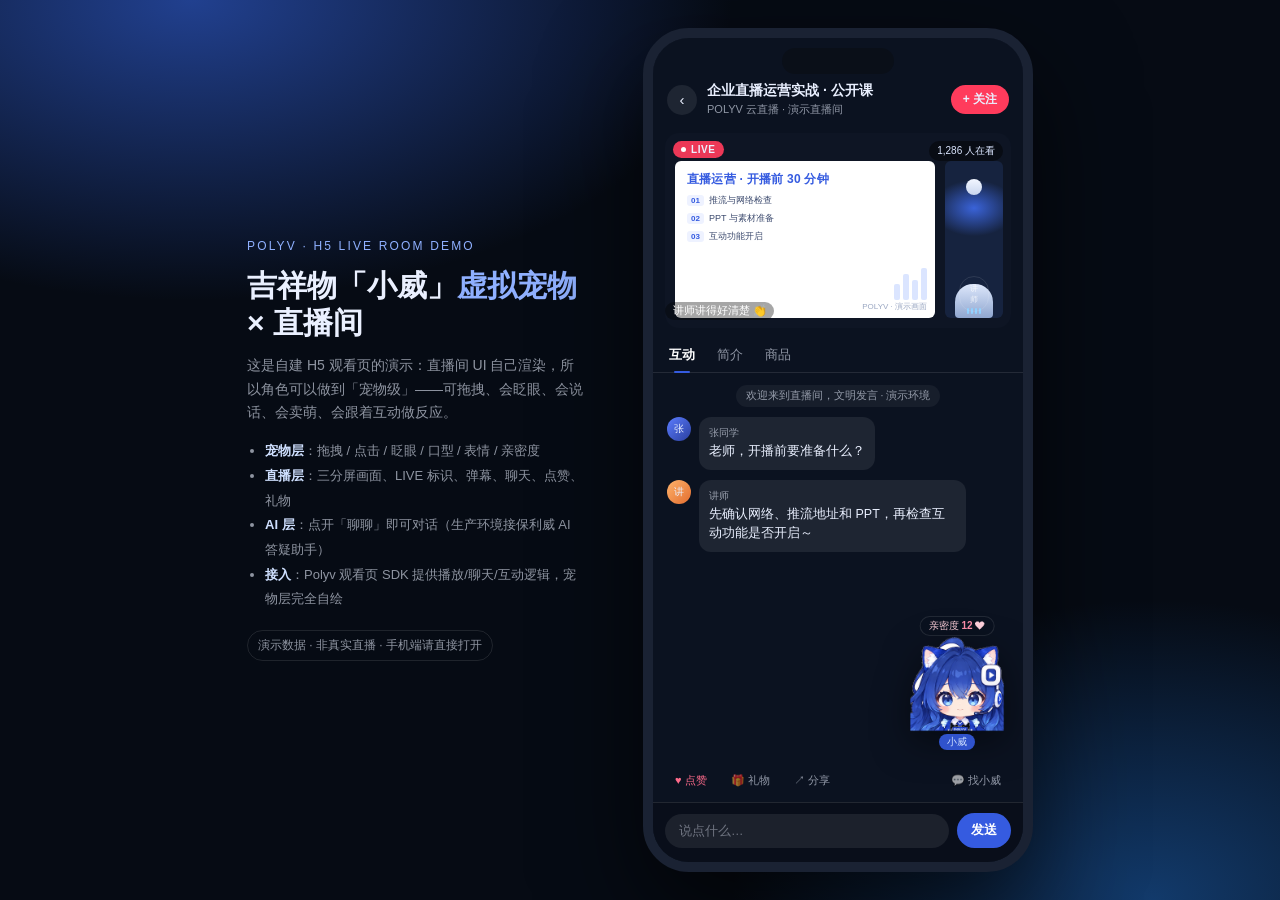
<file: demo/index.html>
<!doctype html>
<html lang="zh-CN">
<head>
<meta charset="utf-8">
<meta name="viewport" content="width=device-width, initial-scale=1, viewport-fit=cover">
<title>POLYV H5 直播间 · 吉祥物虚拟宠物演示</title>
<style>
  :root{
    --blue:#355BE0; --blue-d:#2440b8; --ink:#0b1220; --panel:#101a2c;
    --line:rgba(255,255,255,.10); --text:#eaf0ff; --muted:rgba(234,240,255,.6);
    --live:#ff3b5c; --gold:#ffd166;
  }
  *{box-sizing:border-box}
  html,body{height:100%}
  body{
    margin:0; font-family:-apple-system,BlinkMacSystemFont,"PingFang SC","Microsoft YaHei",sans-serif;
    color:var(--text); background:
      radial-gradient(900px 500px at 15% 0%, #21408f 0%, transparent 60%),
      radial-gradient(700px 500px at 90% 100%, #123a6b 0%, transparent 60%),
      #060b14;
    display:flex; align-items:center; justify-content:center; gap:56px;
    padding:32px 20px; min-height:100vh;
  }
  .side{max-width:340px}
  .side .kicker{font-size:12px;letter-spacing:.18em;color:#8fb0ff;text-transform:uppercase}
  .side h1{font-size:30px;line-height:1.25;margin:14px 0 12px}
  .side h1 span{color:#8fb0ff}
  .side p{color:var(--muted);font-size:14px;line-height:1.7;margin:0 0 14px}
  .side ul{margin:0;padding-left:18px;color:var(--muted);font-size:13px;line-height:1.9}
  .side li b{color:#cfe0ff;font-weight:600}
  .tag{display:inline-block;margin-top:18px;padding:6px 10px;border:1px solid var(--line);border-radius:999px;font-size:12px;color:var(--muted)}

  /* ===== 手机外框 ===== */
  .phone{
    position:relative; width:390px; height:844px; flex:none; border-radius:46px; overflow:hidden;
    background:#0b1220; border:10px solid #1a2233;
    box-shadow:0 40px 100px rgba(0,0,0,.65), 0 0 0 1px rgba(255,255,255,.06) inset;
  }
  .notch{position:absolute;top:10px;left:50%;transform:translateX(-50%);width:112px;height:26px;border-radius:14px;background:#0a0f18;z-index:60}

  .app{height:100%;display:flex;flex-direction:column;background:#0b1220;position:relative}

  /* ===== 顶栏 ===== */
  .topbar{display:flex;align-items:center;gap:10px;padding:44px 14px 10px}
  .icon-btn{width:30px;height:30px;border-radius:50%;display:grid;place-items:center;background:rgba(255,255,255,.08);font-size:15px;flex:none;cursor:pointer}
  .room-title{flex:1;min-width:0}
  .room-title b{display:block;font-size:14px;font-weight:600;white-space:nowrap;overflow:hidden;text-overflow:ellipsis}
  .room-title small{display:block;font-size:11px;color:var(--muted);margin-top:2px}
  .follow{padding:6px 12px;border-radius:999px;background:var(--live);font-size:12px;font-weight:600;cursor:pointer;flex:none}

  /* ===== 视频区（三分屏演示） ===== */
  .stage-video{position:relative;margin:6px 12px;border-radius:14px;overflow:hidden;aspect-ratio:16/9;background:#0e1524;flex:none}
  .slide{position:absolute;inset:28px 76px 10px 10px;background:#fff;border-radius:6px;padding:10px 12px;color:#12203a;overflow:hidden}
  .slide h3{margin:0 0 6px;font-size:12px;color:var(--blue);letter-spacing:.02em}
  .slide .bar{height:4px;border-radius:2px;background:#e8edf9;margin:5px 0}
  .slide .bar.w70{width:70%}.slide .bar.w85{width:85%}.slide .bar.w55{width:55%}
  .slide .mini{position:absolute;right:8px;bottom:6px;font-size:8px;color:#9aa7c2}
  .slide .line{font-size:9px;color:#3c4a6e;margin:5px 0;display:flex;gap:5px;align-items:center}
  .slide .line b{color:#355BE0;font-size:8px;background:#eef2ff;border-radius:3px;padding:1px 4px}
  .slide .chart{position:absolute;right:8px;bottom:18px;display:flex;gap:3px;align-items:flex-end}
  .slide .chart i{display:block;width:6px;background:#dbe5ff;border-radius:2px}
  .cam{position:absolute;right:8px;top:28px;bottom:10px;width:58px;border-radius:6px;background:
      radial-gradient(60px 40px at 50% 30%, #3a63d8, #16233f 70%);display:flex;align-items:flex-end;justify-content:center;overflow:hidden}
  .cam .person{position:absolute;left:0;right:0;bottom:0;height:100%}
  .cam .head{position:absolute;left:50%;top:18px;transform:translateX(-50%);width:16px;height:16px;border-radius:50%;background:linear-gradient(180deg,#f2f6ff,#c9d6ef)}
  .cam .body{position:absolute;left:50%;bottom:0;transform:translateX(-50%);width:38px;height:34px;border-radius:18px 18px 4px 4px;background:linear-gradient(180deg,#dde7fb,#8fa6cf)}
  .cam .tag{position:absolute;left:50%;transform:translateX(-50%);bottom:6px;font-size:8px;color:rgba(255,255,255,.75);z-index:2}
  .cam .wave{position:absolute;bottom:4px;left:0;right:0;display:flex;justify-content:center;gap:2px}
  .cam .wave i{display:block;width:2px;height:6px;background:#8fd0ff;border-radius:1px;animation:wave 1s infinite ease-in-out}
  .cam .wave i:nth-child(2){animation-delay:.15s}.cam .wave i:nth-child(3){animation-delay:.3s}.cam .wave i:nth-child(4){animation-delay:.45s}
  @keyframes wave{0%,100%{height:4px;opacity:.5}50%{height:12px;opacity:1}}
  .live-pill{position:absolute;left:8px;top:8px;display:flex;align-items:center;gap:5px;padding:3px 8px;border-radius:999px;background:rgba(255,59,92,.92);font-size:10px;font-weight:700;letter-spacing:.06em}
  .live-pill .dot{width:5px;height:5px;border-radius:50%;background:#fff;animation:blink 1.2s infinite}
  @keyframes blink{50%{opacity:.25}}
  .viewers{position:absolute;right:8px;top:8px;z-index:3;padding:3px 8px;border-radius:999px;background:rgba(0,0,0,.45);font-size:10px;color:#dbe6ff}
  .danmaku{position:absolute;left:0;bottom:8px;z-index:1;white-space:nowrap;font-size:10.5px;color:#fff;background:rgba(0,0,0,.35);padding:2px 8px;border-radius:999px;animation:fly 11s linear infinite}
  @keyframes fly{from{transform:translateX(100%)}to{transform:translateX(-110%)}}

  /* ===== tab + 聊天 ===== */
  .tabs{display:flex;gap:22px;padding:12px 16px 8px;font-size:13px;color:var(--muted);border-bottom:1px solid var(--line)}
  .tabs b{color:#fff;position:relative;font-weight:600}
  .tabs b::after{content:"";position:absolute;left:50%;transform:translateX(-50%);bottom:-9px;width:16px;height:2px;border-radius:2px;background:var(--blue)}
  .chat{flex:1;overflow-y:auto;padding:12px 14px 6px;display:flex;flex-direction:column;gap:10px;scrollbar-width:none}
  .chat::-webkit-scrollbar{display:none}
  .msg{display:flex;gap:8px;align-items:flex-start;animation:in .3s ease}
  @keyframes in{from{opacity:0;transform:translateY(6px)}to{opacity:1;transform:none}}
  .avatar{width:24px;height:24px;border-radius:50%;background:linear-gradient(135deg,#5b7cff,#2a3f9e);display:grid;place-items:center;font-size:10px;flex:none}
  .bubble{max-width:78%;padding:8px 10px;border-radius:12px;background:rgba(255,255,255,.08);font-size:12.5px;line-height:1.55;word-break:break-word}
  .bubble .name{display:block;font-size:10px;color:var(--muted);margin-bottom:2px}
  .system{align-self:center;font-size:10.5px;color:var(--muted);background:rgba(255,255,255,.05);padding:4px 10px;border-radius:999px}
  .msg.me{flex-direction:row-reverse}
  .msg.me .bubble{background:rgba(53,91,224,.85)}
  .msg.me .avatar{background:linear-gradient(135deg,#8fb0ff,#355BE0)}

  /* ===== 底部输入 ===== */
  .inputbar{display:flex;align-items:center;gap:8px;padding:10px 12px calc(14px + env(safe-area-inset-bottom));border-top:1px solid var(--line);background:rgba(9,15,26,.92)}
  .inputbar input{flex:1;min-width:0;border:none;outline:none;background:rgba(255,255,255,.08);color:#fff;border-radius:999px;padding:10px 14px;font-size:12.5px}
  .inputbar input::placeholder{color:rgba(234,240,255,.4)}
  .send{border:none;background:var(--blue);color:#fff;border-radius:999px;padding:9px 14px;font-size:12.5px;font-weight:600;cursor:pointer}
  .tools{display:flex;align-items:center;gap:12px;padding:0 16px 10px;color:var(--muted);font-size:11px}
  .tools .spacer{flex:1}
  .tool{cursor:pointer;display:flex;align-items:center;gap:4px;padding:4px 6px;border-radius:8px}
  .tool:active{background:rgba(255,255,255,.08)}
  .like.heart{color:#ff6b8b}

  /* ===== 宠物 ===== */
  #pet{position:absolute;right:14px;bottom:126px;width:104px;height:104px;z-index:40;touch-action:none;cursor:grab;user-select:none;transition:filter .2s}
  #pet:active{cursor:grabbing}
  #pet .inner{width:100%;height:100%;animation:bob 3.2s ease-in-out infinite;filter:drop-shadow(0 10px 18px rgba(0,0,0,.5))}
  @keyframes bob{0%,100%{transform:translateY(0)}50%{transform:translateY(-6px)}}
  #pet img{width:100%;height:100%;object-fit:contain;pointer-events:none;-webkit-user-drag:none}
  .affinity{position:absolute;left:50%;transform:translateX(-50%);top:-16px;white-space:nowrap;background:rgba(10,18,32,.9);border:1px solid var(--line);padding:2px 8px;border-radius:999px;font-size:10px;color:#ffd1dc}
  .affinity b{color:#ff8fab}
  .pet-name{position:absolute;left:50%;transform:translateX(-50%);bottom:-14px;font-size:10px;color:#cfe0ff;background:rgba(53,91,224,.9);padding:1px 8px;border-radius:999px;white-space:nowrap}

  /* 宠物气泡 */
  #petBubble{position:absolute;right:120px;bottom:176px;max-width:190px;background:#fff;color:#16213a;border-radius:14px 14px 4px 14px;padding:10px 12px;font-size:12px;line-height:1.5;z-index:41;box-shadow:0 12px 30px rgba(0,0,0,.4);opacity:0;pointer-events:none;transform:translateY(6px);transition:.25s}
  #petBubble.show{opacity:1;pointer-events:auto;transform:none}
  #petBubble .chips{display:flex;flex-wrap:wrap;gap:6px;margin-top:8px}
  #petBubble .chip{background:#eef2ff;color:#2a3f9e;border-radius:999px;padding:4px 9px;font-size:11px;cursor:pointer;white-space:nowrap}
  #petBubble .chip:active{background:#dfe7ff}

  /* ===== 聊天弹层 ===== */
  .sheet{position:absolute;inset:0;background:rgba(4,9,18,.5);z-index:70;opacity:0;pointer-events:none;transition:.25s}
  .sheet.open{opacity:1;pointer-events:auto}
  .sheet .panel{position:absolute;left:0;right:0;bottom:0;height:76%;background:#0e1728;border-radius:24px 24px 0 0;display:flex;flex-direction:column;transform:translateY(100%);transition:transform .3s cubic-bezier(.2,.8,.2,1)}
  .sheet.open .panel{transform:none}
  .sheet-head{display:flex;align-items:center;gap:10px;padding:14px 16px 10px;border-bottom:1px solid var(--line)}
  .sheet-head .ava{width:38px;height:38px;border-radius:50%;object-fit:contain;background:radial-gradient(circle at 50% 40%, #24365c, #141e33);border:1px solid rgba(255,255,255,.18);flex:none}
  .sheet-head b{font-size:14px}
  .sheet-head small{display:block;font-size:10.5px;color:#7ef0b0;margin-top:1px}
  .sheet-head .close{margin-left:auto;font-size:18px;color:var(--muted);cursor:pointer;padding:4px 8px}
  .sheet-msgs{flex:1;overflow-y:auto;padding:14px 16px;display:flex;flex-direction:column;gap:12px}
  .sheet-msgs .msg .bubble{font-size:13px}
  .sheet-foot{padding:10px 14px calc(14px + env(safe-area-inset-bottom));border-top:1px solid var(--line);display:flex;gap:8px;align-items:center}
  .sheet-foot input{flex:1;min-width:0;background:rgba(255,255,255,.08);border:none;outline:none;color:#fff;border-radius:999px;padding:10px 14px;font-size:12.5px}
  .quick{display:flex;gap:6px;padding:0 16px 10px;overflow-x:auto;scrollbar-width:none}
  .quick button{flex:none;border:1px solid var(--line);background:rgba(255,255,255,.05);color:#cfe0ff;border-radius:999px;padding:6px 10px;font-size:11.5px;cursor:pointer}
  .quick button:active{background:rgba(53,91,224,.3)}

  /* 飘心 */
  .heart-fly{position:absolute;z-index:45;font-size:18px;pointer-events:none;animation:heart 1.4s ease-out forwards}
  @keyframes heart{0%{opacity:1;transform:translateY(0) scale(.8)}100%{opacity:0;transform:translateY(-120px) scale(1.3)}}

  /* toast */
  #toast{position:absolute;left:50%;top:50%;transform:translate(-50%,-50%);background:rgba(10,18,32,.94);border:1px solid var(--line);padding:10px 16px;border-radius:12px;font-size:12.5px;z-index:90;opacity:0;pointer-events:none;transition:.2s}
  #toast.show{opacity:1}

  @media (max-width: 900px){
    body{padding:0;gap:0;display:block;background:#060b14}
    .side{display:none}
    .phone{width:100%;height:100dvh;border:none;border-radius:0;box-shadow:none}
    .notch{display:none}
    .app{padding-top:env(safe-area-inset-top)}
  }
</style>
</head>
<body>
  <div class="side">
    <div class="kicker">POLYV · H5 LIVE ROOM DEMO</div>
    <h1>吉祥物「小威」<span>虚拟宠物</span> × 直播间</h1>
    <p>这是自建 H5 观看页的演示：直播间 UI 自己渲染，所以角色可以做到「宠物级」——可拖拽、会眨眼、会说话、会卖萌、会跟着互动做反应。</p>
    <ul>
      <li><b>宠物层</b>：拖拽 / 点击 / 眨眼 / 口型 / 表情 / 亲密度</li>
      <li><b>直播层</b>：三分屏画面、LIVE 标识、弹幕、聊天、点赞、礼物</li>
      <li><b>AI 层</b>：点开「聊聊」即可对话（生产环境接保利威 AI 答疑助手）</li>
      <li><b>接入</b>：Polyv 观看页 SDK 提供播放/聊天/互动逻辑，宠物层完全自绘</li>
    </ul>
    <div class="tag">演示数据 · 非真实直播 · 手机端请直接打开</div>
  </div>

  <div class="phone">
    <div class="notch"></div>
    <div class="app">
      <div class="topbar">
        <div class="icon-btn">‹</div>
        <div class="room-title">
          <b>企业直播运营实战 · 公开课</b>
          <small>POLYV 云直播 · 演示直播间</small>
        </div>
        <div class="follow" id="followBtn">+ 关注</div>
      </div>

      <div class="stage-video">
        <div class="slide">
          <h3>直播运营 · 开播前 30 分钟</h3>
          <div class="line"><b>01</b>推流与网络检查</div>
          <div class="line"><b>02</b>PPT 与素材准备</div>
          <div class="line"><b>03</b>互动功能开启</div>
          <div class="chart"><i style="height:16px"></i><i style="height:26px"></i><i style="height:20px"></i><i style="height:32px"></i></div>
          <div class="mini">POLYV · 演示画面</div>
        </div>
        <div class="cam">
          <div class="person"><i class="head"></i><i class="body"></i></div>
          <div class="tag">讲师</div>
          <div class="wave"><i></i><i></i><i></i><i></i></div>
        </div>
        <div class="live-pill"><span class="dot"></span>LIVE</div>
        <div class="viewers">1,286 人在看</div>
        <div class="danmaku">讲师讲得好清楚 👏</div>
      </div>

      <div class="tabs">
        <b>互动</b><span>简介</span><span>商品</span>
      </div>

      <div class="chat" id="chatList">
        <div class="system">欢迎来到直播间，文明发言 · 演示环境</div>
        <div class="msg">
          <div class="avatar">张</div>
          <div class="bubble"><span class="name">张同学</span>老师，开播前要准备什么？</div>
        </div>
        <div class="msg">
          <div class="avatar" style="background:linear-gradient(135deg,#ffb36b,#e26d2f)">讲</div>
          <div class="bubble"><span class="name">讲师</span>先确认网络、推流地址和 PPT，再检查互动功能是否开启～</div>
        </div>
      </div>

      <div class="tools">
        <div class="tool like heart" id="likeBtn">♥ 点赞</div>
        <div class="tool">🎁 礼物</div>
        <div class="tool">↗ 分享</div>
        <div class="spacer"></div>
        <div class="tool" id="openSheet2">💬 找小威</div>
      </div>

      <div class="inputbar">
        <input id="inputMain" placeholder="说点什么…" maxlength="60">
        <button class="send" id="sendMain">发送</button>
      </div>

      <div id="pet" aria-label="吉祥物小威">
        <div class="affinity">亲密度 <b id="affinityVal">12</b> ❤</div>
        <div class="inner"><img id="petImg" src="assets/pet-neutral.png" alt="吉祥物"></div>
        <div class="pet-name">小威</div>
      </div>

      <div id="petBubble">
        嗨，我是小威～<br>点我可以聊聊天，也可以把我拖到别处去。
        <div class="chips">
          <span class="chip" data-q="你是谁">你是谁</span>
          <span class="chip" data-q="今天讲什么">今天讲什么</span>
          <span class="chip" data-q="怎么报名">怎么报名</span>
        </div>
      </div>

      <div class="sheet" id="sheet">
        <div class="panel">
          <div class="sheet-head">
            <img class="ava" id="sheetPet" src="assets/pet-smile.png" alt="小威">
            <div><b>小威 · 直播助手</b><small>在线 · 随时回答</small></div>
            <div class="close" id="closeSheet">✕</div>
          </div>
          <div class="sheet-msgs" id="sheetMsgs">
            <div class="msg">
              <div class="avatar" style="background:url('assets/pet-smile.png') center/cover,#1a2742"></div>
              <div class="bubble"><span class="name">小威</span>我在呢～今天讲「开播前 30 分钟」，有想问的直接说。</div>
            </div>
          </div>
          <div class="quick">
            <button data-q="吉祥物是谁">吉祥物是谁</button>
            <button data-q="今天讲什么">今天讲什么</button>
            <button data-q="怎么报名">怎么报名</button>
            <button data-q="能回放吗">能回放吗</button>
          </div>
          <div class="sheet-foot">
            <input id="inputSheet" placeholder="问小威一个问题…" maxlength="60">
            <button class="send" id="sendSheet">发送</button>
          </div>
        </div>
      </div>

      <div id="toast"></div>
    </div>
  </div>

<script>
(() => {
  const $ = (s) => document.querySelector(s);
  const frames = {
    neutral: 'assets/pet-neutral.png',
    smile: 'assets/pet-smile.png',
    blink: 'assets/pet-blink.png',
    A: 'assets/pet-A.png', I: 'assets/pet-I.png', U: 'assets/pet-U.png',
    E: 'assets/pet-E.png', O: 'assets/pet-O.png'
  };
  const petImg = $('#petImg');
  const sheetPet = $('#sheetPet');
  const affinityVal = $('#affinityVal');
  let affinity = 12;
  let mode = 'idle';           // idle | smile | blink | talk
  let blinkTimer = null, talkTimer = null, smileTimer = null;
  let dragState = null, moved = false;

  const setFrame = (n) => { if (!petImg.src.endsWith(frames[n].replace('assets/',''))) petImg.src = frames[n]; if (sheetPet) sheetPet.src = frames[n]; };

  /* ---------- 表情调度 ---------- */
  function scheduleBlink() {
    clearTimeout(blinkTimer);
    blinkTimer = setTimeout(() => {
      if (mode === 'idle') { mode = 'blink'; setFrame('blink'); setTimeout(() => { mode = 'idle'; setFrame('neutral'); }, 150); }
      scheduleBlink();
    }, 2600 + Math.random() * 3200);
  }
  function smileFor(ms = 1200) {
    if (mode === 'talk') return;
    mode = 'smile'; setFrame('smile');
    clearTimeout(smileTimer);
    smileTimer = setTimeout(() => { if (mode === 'smile') { mode = 'idle'; setFrame('neutral'); } }, ms);
  }
  function startTalk() {
    stopTalk();
    mode = 'talk';
    const seq = ['A', 'I', 'U', 'E', 'O'];
    let i = 0;
    talkTimer = setInterval(() => { setFrame(seq[i % seq.length]); i++; }, 110);
  }
  function stopTalk() {
    if (talkTimer) { clearInterval(talkTimer); talkTimer = null; }
    if (mode === 'talk') { mode = 'idle'; setFrame('neutral'); }
  }

  /* ---------- 亲密度 ---------- */
  function addAffinity(n) {
    affinity += n;
    affinityVal.textContent = affinity;
    if (affinity === 20) toast('小威和你更亲近了 ❤');
    if (affinity === 30) { toast('亲密度 30：小威学会了新表情！'); smileFor(1600); }
  }

  /* ---------- 消息渲染 ---------- */
  const chatList = $('#chatList');
  function addChat(name, text, me = false) {
    const el = document.createElement('div');
    el.className = 'msg' + (me ? ' me' : '');
    el.innerHTML = me
      ? `<div class="avatar">我</div><div class="bubble">${escapeHtml(text)}</div>`
      : `<div class="avatar">${escapeHtml(name[0])}</div><div class="bubble"><span class="name">${escapeHtml(name)}</span>${escapeHtml(text)}</div>`;
    chatList.appendChild(el);
    chatList.scrollTop = chatList.scrollHeight;
  }
  function addSystem(text) {
    const el = document.createElement('div');
    el.className = 'system'; el.textContent = text;
    chatList.appendChild(el); chatList.scrollTop = chatList.scrollHeight;
  }
  const sheetMsgs = $('#sheetMsgs');
  function addSheet(role, text) {
    const el = document.createElement('div');
    el.className = 'msg' + (role === 'me' ? ' me' : '');
    const ava = role === 'me'
      ? `<div class="avatar" style="background:linear-gradient(135deg,#8fb0ff,#355BE0)">我</div>`
      : `<div class="avatar" style="background:url('assets/pet-smile.png') center/cover,#1a2742"></div>`;
    el.innerHTML = role === 'me'
      ? `${ava}<div class="bubble">${escapeHtml(text)}</div>`
      : `${ava}<div class="bubble"><span class="name">小威</span>${escapeHtml(text)}</div>`;
    sheetMsgs.appendChild(el);
    sheetMsgs.scrollTop = sheetMsgs.scrollHeight;
  }
  const escapeHtml = (s) => String(s).replace(/[&<>"']/g, c => ({'&':'&amp;','<':'&lt;','>':'&gt;','"':'&quot;',"'":'&#39;'}[c]));

  /* ---------- AI 回复（演示：本地规则；生产接 AI 答疑助手） ---------- */
  const replies = [
    { k: /你好|hi|hello/i, r: '你好呀！我是小威，保利威的虚拟形象，直播有什么问题都可以问我～' },
    { k: /吉祥物|你是谁|小威/, r: '我是保利威娘，不过大家叫我小威。蓝白猫耳、O 播放器发饰、还戴着耳麦，随时在线陪你看直播。' },
    { k: /讲什么|内容|课程/, r: '今天讲「开播前 30 分钟」：推流设置、PPT 准备、互动功能检查，还有常见问题排查。' },
    { k: /报名|参加|预约/, r: '点右上角的「关注」就能预约下一场；已经开始的场次，结束后可在回放里看。' },
    { k: /回放|重看/, r: '有的，直播结束会自动生成回放，在「回放」里能看，还支持 AI 大纲和逐字稿。' },
    { k: /点赞|喜欢|可爱/, r: '嘿嘿，谢谢！再点两下，我们的亲密度还能涨～' },
    { k: /价格|费用|多少钱/, r: '具体报价要商务同学来定，我先把你的问题转给助教，稍后回复你。' },
    { k: /AI|助手|数字人/, r: '我就是用 AI 答疑助手 SDK 接进来的，生产环境里能按企业知识库回答问题。' }
  ];
  const fallbacks = [
    '这个问题我记下来啦，等讲师讲完我帮你追问～',
    '我还在学习中，你可以换个问法，或者点下面的快捷问题试试。',
    '好问题！我先把重点记到小本本上，直播结束后整理给你。'
  ];
  const pickReply = (q) => {
    for (const item of replies) if (item.k.test(q)) return item.r;
    return fallbacks[Math.floor(Math.random() * fallbacks.length)];
  };

  let typing = false;
  function askPet(question, target = 'sheet') {
    if (typing) return;
    typing = true;
    addSheet('me', question);
    addAffinity(1);
    setTimeout(() => {
      const el = document.createElement('div');
      el.className = 'msg';
      el.innerHTML = `<div class="avatar" style="background:url('assets/pet-smile.png') center/cover,#1a2742"></div><div class="bubble"><span class="name">小威</span><span class="typing">正在输入…</span></div>`;
      sheetMsgs.appendChild(el); sheetMsgs.scrollTop = sheetMsgs.scrollHeight;
      startTalk();
      const answer = pickReply(question);
      let i = 0;
      const textEl = el.querySelector('.typing');
      const t = setInterval(() => {
        i += 1;
        textEl.textContent = answer.slice(0, i);
        sheetMsgs.scrollTop = sheetMsgs.scrollHeight;
        if (i >= answer.length) {
          clearInterval(t);
          stopTalk(); smileFor(1600); typing = false;
        }
      }, 45);
    }, 500);
  }

  /* ---------- 气泡 ---------- */
  const bubble = $('#petBubble');
  const tips = ['点我看看～', '今天讲开播前 30 分钟哦', '喜欢就点个赞吧', '可以把我拖到任意位置'];
  let tipTimer = null, tipIndex = 0;
  function showBubble(ms = 5000) {
    bubble.classList.add('show');
    clearTimeout(tipTimer);
    tipTimer = setTimeout(() => bubble.classList.remove('show'), ms);
  }
  function cycleTips() {
    if (!bubble.classList.contains('show')) return;
    const span = bubble.childNodes[0];
    tipIndex = (tipIndex + 1) % tips.length;
    if (span && span.nodeType === 3) span.textContent = tips[tipIndex] + ' ';
  }

  /* ---------- 拖拽 + 点击 ---------- */
  const pet = $('#pet');
  const phone = document.querySelector('.phone');
  pet.addEventListener('pointerdown', (e) => {
    dragState = { x: e.clientX, y: e.clientY, left: pet.offsetLeft, top: pet.offsetTop };
    moved = false;
    pet.setPointerCapture(e.pointerId);
  });
  pet.addEventListener('pointermove', (e) => {
    if (!dragState) return;
    const dx = e.clientX - dragState.x, dy = e.clientY - dragState.y;
    if (Math.abs(dx) + Math.abs(dy) > 6) moved = true;
    if (!moved) return;
    const rect = phone.getBoundingClientRect();
    let left = dragState.left + dx, top = dragState.top + dy;
    left = Math.max(4, Math.min(rect.width - pet.offsetWidth - 4, left));
    top = Math.max(70, Math.min(rect.height - pet.offsetHeight - 70, top));
    pet.style.left = left + 'px';
    pet.style.top = top + 'px';
    pet.style.right = 'auto';
    pet.style.bottom = 'auto';
  });
  pet.addEventListener('pointerup', () => {
    const wasDrag = moved;
    dragState = null;
    if (!wasDrag) {
      showBubble(6000);
      if (bubble.classList.contains('show') && Math.random() > 0.5) cycleTips();
      smileFor(900);
      addAffinity(0);
    }
  });

  /* ---------- 点赞 ---------- */
  const likeBtn = $('#likeBtn');
  likeBtn.addEventListener('click', () => {
    for (let i = 0; i < 4; i++) {
      const h = document.createElement('div');
      h.className = 'heart-fly'; h.textContent = '❤';
      h.style.left = (300 + Math.random() * 50) + 'px';
      h.style.top = (680 + Math.random() * 40) + 'px';
      h.style.animationDelay = (i * 0.08) + 's';
      phone.appendChild(h);
      setTimeout(() => h.remove(), 1600);
    }
    smileFor(1200); addAffinity(1);
    // 自己点赞同步到聊天区
    addChat('我', '♥ 点赞了直播间', true);
  });

  /* ---------- 主聊天输入 ---------- */
  const inputMain = $('#inputMain');
  $('#sendMain').addEventListener('click', () => {
    const v = inputMain.value.trim();
    if (!v) return;
    inputMain.value = '';
    addChat('我', v, true);
    smileFor(800);
    setTimeout(() => {
      addChat('小威', pickReply(v));
      startTalk(); setTimeout(stopTalk, 900);
      addAffinity(1);
    }, 700);
  });
  inputMain.addEventListener('keydown', (e) => { if (e.key === 'Enter') $('#sendMain').click(); });

  /* ---------- 聊天弹层 ---------- */
  const sheet = $('#sheet');
  const openSheet = () => { sheet.classList.add('open'); bubble.classList.remove('show'); };
  $('#closeSheet').addEventListener('click', () => sheet.classList.remove('open'));
  $('#openSheet2').addEventListener('click', openSheet);
  const inputSheet = $('#inputSheet');
  $('#sendSheet').addEventListener('click', () => {
    const v = inputSheet.value.trim(); if (!v) return;
    inputSheet.value = ''; askPet(v);
  });
  inputSheet.addEventListener('keydown', (e) => { if (e.key === 'Enter') $('#sendSheet').click(); });
  document.querySelectorAll('#petBubble .chip').forEach(c => c.addEventListener('click', () => {
    openSheet(); setTimeout(() => askPet(c.dataset.q), 260);
  }));
  document.querySelectorAll('.quick button').forEach(b => b.addEventListener('click', () => askPet(b.dataset.q)));

  /* ---------- 关注 / toast ---------- */
  const followBtn = $('#followBtn');
  followBtn.addEventListener('click', () => {
    followBtn.textContent = '已关注'; followBtn.style.background = 'rgba(255,255,255,.15)';
    toast('已预约下一场直播');
    addAffinity(1);
  });
  let toastTimer;
  function toast(text) {
    const el = $('#toast'); el.textContent = text; el.classList.add('show');
    clearTimeout(toastTimer); toastTimer = setTimeout(() => el.classList.remove('show'), 1800);
  }

  /* ---------- 模拟直播间滚动消息 ---------- */
  const names = ['李工', '王同学', 'Cathy', '小周', 'Kevin', '赵老师'];
  const lines = ['讲得很清楚 👍', '请问 PPT 模板在哪下载？', '已经关注了', '回放能看吗', '这个功能我们也在用'];
  setInterval(() => {
    if (Math.random() < 0.65) {
      addChat(names[Math.floor(Math.random() * names.length)], lines[Math.floor(Math.random() * lines.length)]);
    }
  }, 9000);

  /* ---------- 启动 ---------- */
  scheduleBlink();
  setTimeout(() => showBubble(6000), 1200);
})();
</script>
</body>
</html>
</file>
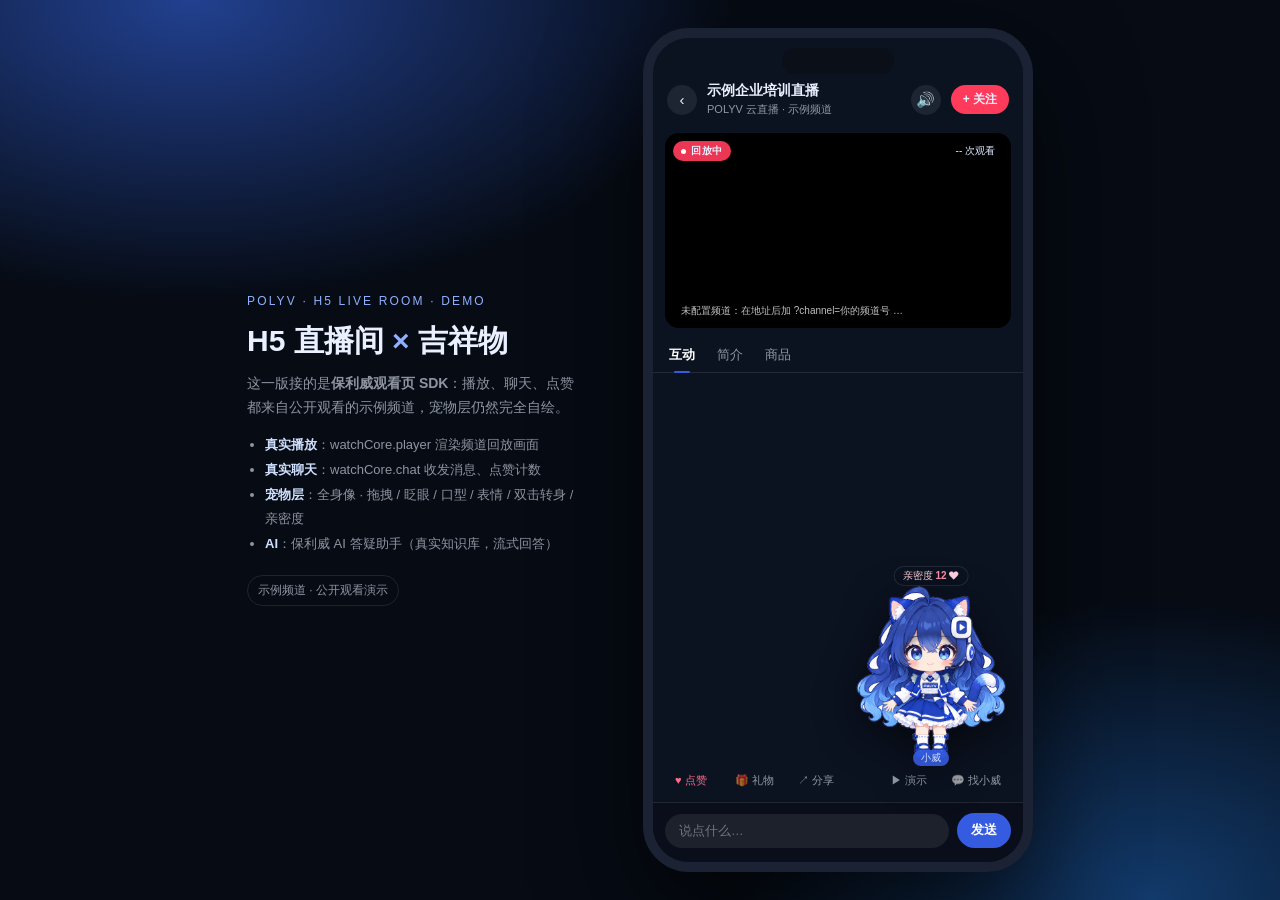
<file: demo/demo.html>
<!doctype html>
<html lang="zh-CN">
<head>
<meta charset="utf-8">
<meta name="viewport" content="width=device-width, initial-scale=1, viewport-fit=cover">
<title>POLYV H5 直播间 · 吉祥物小威（示范）</title>
<link rel="stylesheet" href="styles.css?v=8">
</head>
<body>
  <div class="side">
    <div class="kicker">POLYV · H5 LIVE ROOM · DEMO</div>
    <h1>H5 直播间 <span>×</span> 吉祥物</h1>
    <p>这一版接的是<b>保利威观看页 SDK</b>：播放、聊天、点赞都来自公开观看的示例频道，宠物层仍然完全自绘。</p>
    <ul>
      <li><b>真实播放</b>：watchCore.player 渲染频道回放画面</li>
      <li><b>真实聊天</b>：watchCore.chat 收发消息、点赞计数</li>
      <li><b>宠物层</b>：全身像 · 拖拽 / 眨眼 / 口型 / 表情 / 双击转身 / 亲密度</li>
      <li><b>AI</b>：保利威 AI 答疑助手（真实知识库，流式回答）</li>
    </ul>
    <div class="tag">示例频道 · 公开观看演示</div>
  </div>

  <div class="phone">
    <div class="notch"></div>
    <div class="app">
      <div class="topbar">
        <div class="icon-btn">‹</div>
        <div class="room-title">
          <b id="roomTitle">示例企业培训直播</b>
          <small>POLYV 云直播 · 示例频道</small>
        </div>
        <div class="icon-btn" id="soundBtn" title="音效开关">🔊</div>
        <div class="follow" id="followBtn">+ 关注</div>
      </div>

      <div class="stage-video">
        <div id="player" class="player-box"></div>
        <div class="live-pill" id="livePill"><span class="dot"></span>回放中</div>
        <div class="viewers" id="viewers">-- 次观看</div>
        <div class="play-hint hidden" id="playHint"><span>▶</span></div>
        <div class="status-note" id="statusNote">正在连接保利威观看页 SDK…</div>
      </div>

      <div class="tabs">
        <b>互动</b><span>简介</span><span>商品</span>
      </div>

      <div class="chat" id="chatList"></div>

      <div class="tools">
        <div class="tool like heart" id="likeBtn">♥ 点赞 <span id="likeCount"></span></div>
        <div class="tool" id="giftBtn">🎁 礼物</div>
        <div class="tool">↗ 分享</div>
        <div class="spacer"></div>
        <div class="tool" id="demoRun">▶ 演示</div>
        <div class="tool" id="openSheet2">💬 找小威</div>
      </div>

      <div class="inputbar">
        <input id="inputMain" placeholder="说点什么…" maxlength="60">
        <button class="send" id="sendMain">发送</button>
      </div>

      <div id="pet" aria-label="吉祥物小威">
        <div class="affinity">亲密度 <b id="affinityVal">12</b> ❤</div>
        <div class="inner"><img id="petImg" src="assets/full-neutral.png?v=2" alt="吉祥物"></div>
        <div class="pet-name">小威</div>
      </div>

      <div id="eventBubble">
        <div class="eb-head"><span class="eb-badge" id="ebBadge">答题卡</span><span class="eb-close" id="ebClose">✕</span></div>
        <div class="eb-title" id="ebTitle"></div>
        <div class="eb-say" id="ebSay"></div>
        <div class="eb-opts" id="ebOpts"></div>
        <div class="eb-result" id="ebResult"></div>
      </div>

      <div id="petSpeech"></div>

      <div id="petBubble">
        嗨，我是小威～<br>现在有全身形象啦：点我聊天，双击我转身。
        <div class="chips">
          <span class="chip" data-q="你是谁">你是谁</span>
          <span class="chip" data-q="今天讲什么">今天讲什么</span>
          <span class="chip" data-q="怎么报名">怎么报名</span>
        </div>
      </div>

      <div class="sheet" id="sheet">
        <div class="panel">
          <div class="sheet-head">
            <img class="ava" id="sheetPet" src="assets/pet-smile.png" alt="小威">
            <div><b>小威 · 直播助手</b><small>保利威 AI 答疑助手 · 知识库</small></div>
            <div class="close" id="closeSheet">✕</div>
          </div>
          <div class="sheet-msgs" id="sheetMsgs">
            <div class="msg">
              <div class="avatar" style="background:url('assets/pet-smile.png') center/cover,#1a2742"></div>
              <div class="bubble"><span class="name">小威</span>我在呢～我是保利威 AI 答疑助手，有想问的直接说。</div>
            </div>
          </div>
          <div class="quick">
            <button data-q="吉祥物是谁">吉祥物是谁</button>
            <button data-q="今天讲什么">今天讲什么</button>
            <button data-q="怎么报名">怎么报名</button>
            <button data-q="能回放吗">能回放吗</button>
          </div>
          <div class="sheet-foot">
            <input id="inputSheet" placeholder="问小威一个问题…" maxlength="60">
            <button class="send" id="sendSheet">发送</button>
          </div>
        </div>
      </div>

      <div id="toast"></div>
    </div>
  </div>

<script src="https://websdk.videocc.net/live-watch-sdk/latest/lib/polyv-live-watch-sdk.umd.js"></script>
<script>
(() => {
  const $ = s => document.querySelector(s);
  const SDK = window.PolyvLiveWatchSDK;
  const CHANNEL_ID = new URLSearchParams(location.search).get('channel') || '';
  let core = null;
  let realReady = false;

  /* ---------------- 宠物 ---------------- */
  const frames = { neutral:'assets/full-neutral.png', smile:'assets/full-smile.png', blink:'assets/full-blink.png', A:'assets/full-A.png', I:'assets/full-I.png', U:'assets/full-U.png', E:'assets/full-E.png', O:'assets/full-O.png', left:'assets/full-left.png', back:'assets/full-back.png' };
  const headFrames = { neutral:'assets/pet-neutral.png', smile:'assets/pet-smile.png', blink:'assets/pet-blink.png', A:'assets/pet-A.png', I:'assets/pet-I.png', U:'assets/pet-U.png', E:'assets/pet-E.png', O:'assets/pet-O.png' };
  // 动作帧清单：投图后 build-frames.py 会生成 full-manifest.json
  fetch('assets/full-manifest.json').then(r => r.json()).then(m => {
    Object.entries(m.available || {}).forEach(([id, file]) => { frames[id] = 'assets/' + file; });
  }).catch(() => {});
  const petImg = $('#petImg');
  const sheetPet = $('#sheetPet');
  let mode = 'idle', blinkTimer = null, talkTimer = null, smileTimer = null;
  const ASSET_V = '?v=2';
  const withV = u => u && u.indexOf('?') < 0 ? u + ASSET_V : u;
  const setFrame = n => {
    if (frames[n]) petImg.src = withV(frames[n]);
    if (sheetPet && headFrames[n]) sheetPet.src = withV(headFrames[n]);
  };
  function scheduleBlink(){ clearTimeout(blinkTimer); blinkTimer = setTimeout(() => { if (mode==='idle'){ mode='blink'; setFrame('blink'); setTimeout(()=>{ mode='idle'; setFrame('neutral'); },150); } scheduleBlink(); }, 2600+Math.random()*3200); }
  function smileFor(ms=1200){ if (mode==='talk') return; mode='smile'; setFrame('smile'); clearTimeout(smileTimer); smileTimer=setTimeout(()=>{ if(mode==='smile'){mode='idle';setFrame('neutral');} },ms); }
  function startTalk(){ stopTalk(); mode='talk'; const seq=['A','I','U','E','O']; let i=0; talkTimer=setInterval(()=>{ setFrame(seq[i%5]); i++; },110); }
  function stopTalk(){ if(talkTimer){clearInterval(talkTimer);talkTimer=null;} if(mode==='talk'){mode='idle';setFrame('neutral');} }
  let actionTimer = null;
  function action(name, ms = 1000) {
    const el = document.getElementById('pet');
    if (!el) return;
    el.classList.remove('spin', 'bow', 'dance');
    void el.offsetWidth; // 重置动画
    el.classList.add(name);
    clearTimeout(actionTimer);
    actionTimer = setTimeout(() => el.classList.remove(name), ms);
  }
  let poseTimer = null;
  function celebratePose(ms = 1800) {
    const name = (frames['q-celebrate'] && Math.random() < 0.5) ? 'q-celebrate' : 'celebrate';
    pose(name, ms);
  }
  function pose(name, ms = 1500) {
    if (!frames[name]) {
      // 没有该动作帧：用跳一下/微笑兜底
      if (name === 'celebrate' || name === 'raise-hand' || name === 'point-left') {
        pet.classList.add('jump'); setTimeout(() => pet.classList.remove('jump'), 560);
      }
      smileFor(ms);
      return;
    }
    if (mode === 'talk') return;
    mode = 'pose';
    setFrame(name);
    clearTimeout(poseTimer);
    poseTimer = setTimeout(() => { if (mode === 'pose') { mode = 'idle'; setFrame('neutral'); } }, ms);
  }
  let affinity = 12;
  function addAffinity(n){ affinity += n; $('#affinityVal').textContent = affinity; if (affinity===20) toast('小威和你更亲近了 ❤'); }
  const escapeHtml = s => String(s).replace(/[&<>"']/g, c => ({'&':'&amp;','<':'&lt;','>':'&gt;','"':'&quot;',"'":'&#39;'}[c]));

  /* ---------------- 表情/动作连招 + 台词 ---------------- */
  const sleep = ms => new Promise(r => setTimeout(r, ms));
  const pick = arr => arr[Math.floor(Math.random() * arr.length)];
  let speechTimer = null;
  function petSay(text, ms = 2200) {
    const el = document.getElementById('petSpeech');
    if (!el || sheet.classList.contains('open')) return;
    el.textContent = text;
    el.classList.add('show');
    clearTimeout(speechTimer);
    speechTimer = setTimeout(() => el.classList.remove('show'), ms);
  }
  function setTone(t) {
    eb.classList.remove('tone-quiz', 'tone-checkin', 'tone-lottery', 'tone-question', 'tone-notice');
    if (t) eb.classList.add(t);
  }
  function ebSpeech(text) {
    const el = document.getElementById('ebSay');
    if (el) el.innerHTML = text ? '<b>小威：</b>' + escapeHtml(text) : '';
  }
  /* ---------------- 音效（WebAudio 合成，无需素材） ---------------- */
  let audioCtx = null;
  let soundOn = true;
  function ensureAudio() {
    try {
      if (!audioCtx) audioCtx = new (window.AudioContext || window.webkitAudioContext)();
      if (audioCtx.state === 'suspended') audioCtx.resume();
    } catch (e) {}
  }
  document.addEventListener('pointerdown', ensureAudio, { once: true });
  function note(freq, dur, when = 0, type = 'sine', gain = 0.07) {
    if (!audioCtx || !soundOn) return;
    const t = audioCtx.currentTime + when;
    const o = audioCtx.createOscillator();
    const g = audioCtx.createGain();
    o.type = type; o.frequency.setValueAtTime(freq, t);
    g.gain.setValueAtTime(0.0001, t);
    g.gain.exponentialRampToValueAtTime(gain, t + 0.015);
    g.gain.exponentialRampToValueAtTime(0.0001, t + dur);
    o.connect(g); g.connect(audioCtx.destination);
    o.start(t); o.stop(t + dur + 0.02);
  }
  function sfx(name) {
    if (!soundOn) return;
    ensureAudio();
    if (!audioCtx) return;
    const P = {
      pop:      [[880, .08, 0, 'triangle', .05], [1320, .06, .05, 'triangle', .04]],
      like:     [[880, .12, 0], [1320, .16, .06]],
      gift:     [[523, .12, 0], [659, .12, .07], [784, .18, .14]],
      follow:   [[784, .14, 0], [1046, .2, .08]],
      correct:  [[659, .1, 0], [880, .1, .09], [1046, .22, .18]],
      wrong:    [[330, .16, 0, 'sawtooth', .05], [247, .24, .12, 'sawtooth', .05]],
      checkin:  [[880, .12, 0], [1174, .3, .1]],
      lottery:  [[523, .1, 0], [659, .1, .07], [784, .1, .14], [1046, .26, .21]],
      question: [[740, .12, 0], [988, .18, .08]],
      notice:   [[988, .2, 0]],
      msg:      [[1200, .04, 0, 'sine', .025]],
    };
    (P[name] || P.pop).forEach(n => note(n[0], n[1], n[2], n[3] || 'sine', n[4] || .07));
  }
  const soundBtn = document.getElementById('soundBtn');
  if (soundBtn) soundBtn.addEventListener('click', () => {
    soundOn = !soundOn;
    soundBtn.textContent = soundOn ? '🔊' : '🔇';
    toast(soundOn ? '音效已开启' : '音效已关闭');
    if (soundOn) sfx('pop');
  });
  async function react(seq, each = 1300) {
    for (const name of seq) {
      if (!name) continue;
      if (name === 'spin' || name === 'dance' || name === 'bow') action(name, each);
      else pose(name, each);
      await sleep(each);
    }
  }


  /* ---------------- 聊天渲染 ---------------- */
  const chatList = $('#chatList');
  function addChat(name, text, me=false, cls=''){
    const el = document.createElement('div');
    el.className = 'msg' + (me?' me':'') + (cls?' '+cls:'');
    el.innerHTML = me
      ? `<div class="avatar">我</div><div class="bubble">${escapeHtml(text)}</div>`
      : `<div class="avatar">${escapeHtml(String(name||'观')[0])}</div><div class="bubble"><span class="name">${escapeHtml(name||'观众')}</span>${escapeHtml(text)}</div>`;
    chatList.appendChild(el); chatList.scrollTop = chatList.scrollHeight;
  }
  function addSystem(text){ const el=document.createElement('div'); el.className='system'; el.textContent=text; chatList.appendChild(el); chatList.scrollTop=chatList.scrollHeight; }
  function addDanmaku(text){
    const stage = document.querySelector('.stage-video');
    if (!stage || !text || document.querySelectorAll('.danmaku').length > 1) return;
    const el = document.createElement('div'); el.className='danmaku'; el.textContent=text; stage.appendChild(el);
    setTimeout(()=>el.remove(), 11000);
  }

  /* ---------------- 真实 SDK 接入 ---------------- */
  async function boot(){
    if (!CHANNEL_ID){ note('未配置频道：在地址后加 ?channel=你的频道号 打开'); return; }
    if (!SDK || !SDK.createWatchCore){ fallback('观看页 SDK 未加载'); return; }
    note('初始化观看页 SDK…');
    try {
      core = SDK.createWatchCore({ channelId: CHANNEL_ID });
      await core.setup();
      if (!core.auth.isAuthorized()){
        const r = await core.auth.verifyNoneAuth();
        note('观看条件授权：' + (r.success ? '公开观看通过' : '失败'));
        if (!r.success) throw new Error('观看条件未通过（' + r.authType + '）');
        await core.setup();
      }
      await core.connect();
      realReady = true;
      setupInteractions();
      applyChannelInfo(core.channel.getChannelInfo());
      setupPlayer();
      bindChat();
      addSystem('已接入保利威观看页 SDK · 频道 ' + CHANNEL_ID);
    } catch (e){
      console.error(e);
      fallback(String(e && e.message ? e.message : e));
    }
  }
  function note(text){ $('#statusNote').textContent = text; }
  function fallback(reason){
    note('SDK 未连通：' + reason + '（已切换演示数据）');
    addSystem('演示模式：SDK 未连通');
    addChat('张同学','老师，开播前要准备什么？');
    addChat('讲师','先确认网络、推流地址和 PPT，再检查互动功能～');
    // 用模拟消息兜底
    setTimeout(()=>addChat('李工','讲得很清楚 👍'), 4000);
  }
  function applyChannelInfo(info){
    if (!info) return;
    const isLive = info.liveStatus === 'live';
    const pill = $('#livePill');
    pill.classList.toggle('is-playback', !isLive);
    pill.innerHTML = isLive ? '<span class="dot"></span>LIVE' : '回放中';
    if (info.pageViewCount != null) $('#viewers').textContent = info.pageViewCount + ' 次观看';
    note((isLive ? '直播中' : '回放中') + ' · 企业培训直播');
  }

  function setupPlayer(){
    if (!core || !core.player) return;
    core.player.eventEmitter.on(SDK.PlayerEvents.PlayerInited, () => {
      const info = core.player.getPlayerInfo();
      updatePlayState(info);
    });
    core.player.setupPlayer({ container: document.getElementById('player'), autoplay: true }).catch(e => {
      console.error(e); note('播放器初始化失败：' + e.message);
    });
    setInterval(() => {
      try { updatePlayState(core.player.getPlayerInfo()); } catch(e) {}
    }, 1200);
  }
  function updatePlayState(info){
    if (!info) return;
    const paused = info.playStatus !== 'playing';
    $('#playHint').classList.toggle('hidden', !paused);
  }
  $('#playHint').addEventListener('click', () => {
    try { core.player.play(); $('#playHint').classList.add('hidden'); } catch(e){}
  });

  function renderChatMsg(chatMsg){
    if (!chatMsg) return;
    if (chatMsg.msgSource === 'speak'){
      addChat(chatMsg.user && chatMsg.user.nick, chatMsg.content, !!chatMsg.isLocal);
      addDanmaku(chatMsg.content);
      if (!chatMsg.isLocal && /哈哈|好笑|可爱|厉害|真棒/.test(chatMsg.content || '')) pose('laugh', 1500);
      else if (Math.random() > 0.7) smileFor(600);
    } else if (chatMsg.msgSource === 'reward'){
      addSystem((chatMsg.user && chatMsg.user.nick || '观众') + ' 打赏了礼物');
    } else if (chatMsg.msgSource === 'system'){
      addSystem(chatMsg.content || '系统消息');
    }
  }
  function bindChat(){
    core.chat.eventEmitter.on(SDK.ChatEvents.ChatMessage, ({ chatMsg }) => renderChatMsg(chatMsg));
    core.chat.getChatHistory({ start: 0, end: 19 }).then(list => {
      (list || []).forEach(renderChatMsg);
      if (!list || !list.length) addSystem('聊天室暂无历史消息，发一条试试');
    }).catch(() => {});
    core.chat.eventEmitter.on(SDK.ChatEvents.ChatLikeCountChange, d => {
      if (d && d.realtimeLikes != null) $('#likeCount').textContent = '· ' + d.realtimeLikes;
    });
    core.chat.eventEmitter.on(SDK.ChatEvents.ChatLike, d => {
      if (d && d.isSelf) smileFor(800);
    });
  }

  /* ---------------- 发送 / 点赞 ---------------- */
  const inputMain = $('#inputMain');
  $('#sendMain').addEventListener('click', async () => {
    const v = inputMain.value.trim(); if (!v) return;
    inputMain.value = '';
    if (realReady){
      try { await core.chat.sendSpeakMsg({ content: v }); }
      catch(e){ toast('发送失败，请重试'); addChat('我', v, true); }
    } else {
      addChat('我', v, true);
      setTimeout(()=>{ addChat('小威', pickReply(v)); startTalk(); setTimeout(stopTalk,900); }, 700);
    }
    smileFor(700);
  });
  inputMain.addEventListener('keydown', e => { if (e.key === 'Enter') $('#sendMain').click(); });

  let likeQueue = 0, likeTimer = null;
  $('#likeBtn').addEventListener('click', () => {
    sfx('like');
    for (let i=0;i<4;i++){
      const h=document.createElement('div'); h.className='heart-fly'; h.textContent='❤';
      h.style.left=(260+Math.random()*60)+'px'; h.style.top=(680+Math.random()*40)+'px';
      h.style.animationDelay=(i*.08)+'s'; document.querySelector('.phone').appendChild(h);
      setTimeout(()=>h.remove(),1600);
    }
    petSay(pick(['谢谢你的小心心！','收到爱心，比心～','嘿嘿，再点几下嘛']));
    react(pick([['heart','laugh'], ['heart','smile'], ['heart','dance']]), 900);
    addAffinity(1);
    if (realReady){
      likeQueue++;
      if (!likeTimer) likeTimer = setTimeout(async () => {
        const n = likeQueue; likeQueue = 0; likeTimer = null;
        try { const total = await core.chat.sendLike(n); $('#likeCount').textContent = '· ' + total; }
        catch(e){ console.warn('like failed', e); }
      }, 2000);
    }
  });

  /* ---------------- 宠物气泡 / 拖拽 ---------------- */
  const bubble = $('#petBubble');
  let tipTimer;
  function showBubble(ms=5000){ bubble.classList.add('show'); clearTimeout(tipTimer); tipTimer=setTimeout(()=>bubble.classList.remove('show'),ms); }
  const pet = $('#pet'), phone = document.querySelector('.phone');
  let dragState = null, moved = false;
  pet.addEventListener('pointerdown', e => { dragState={x:e.clientX,y:e.clientY,left:pet.offsetLeft,top:pet.offsetTop}; moved=false; pet.setPointerCapture(e.pointerId); });
  pet.addEventListener('pointermove', e => {
    if (!dragState) return;
    const dx=e.clientX-dragState.x, dy=e.clientY-dragState.y;
    if (Math.abs(dx)+Math.abs(dy)>6) moved=true;
    if (!moved) return;
    const rect = phone.getBoundingClientRect();
    const left = Math.max(4, Math.min(rect.width - pet.offsetWidth - 4, dragState.left + dx));
    const top = Math.max(70, Math.min(rect.height - pet.offsetHeight - 70, dragState.top + dy));
    pet.style.left=left+'px'; pet.style.top=top+'px'; pet.style.right='auto'; pet.style.bottom='auto';
  });
  let turnIdx = 0, turning = false;
  pet.addEventListener('dblclick', async () => {
    if (turning) return;
    turning = true; pet.classList.add('turning');
    const seq = (frames['q-neutral'] ? ['q-neutral','left','back','left','q-neutral','neutral'] : ['left','back','left','neutral']);
    for (const n of seq) { setFrame(n); await new Promise(r=>setTimeout(r,170)); }
    pet.classList.remove('turning'); turning = false; showBubble(3000);
  });
  pet.addEventListener('pointerup', () => {
    const wasDrag = moved; dragState=null;
    if (!wasDrag){
      sfx('pop');
      pet.classList.add('jump'); setTimeout(()=>pet.classList.remove('jump'), 560);
      showBubble(6000); smileFor(900);
    }
  });

  /* ---------------- 宠物对话（本地规则演示） ---------------- */
  const replies = [
    { k:/你好|hi|hello/i, r:'你好呀！我是小威，保利威的虚拟形象，直播有什么问题都可以问我～' },
    { k:/吉祥物|你是谁|小威/, r:'我是保利威娘，不过大家叫我小威。蓝白猫耳、O 播放器发饰、还戴着耳麦，随时在线陪你看直播。' },
    { k:/讲什么|内容|课程/, r:'今天讲「开播前 30 分钟」：推流设置、PPT 准备、互动功能检查，还有常见问题排查。' },
    { k:/报名|参加|预约/, r:'点右上角的「关注」就能预约下一场；已经开始的场次，结束后可在回放里看。' },
    { k:/回放|重看/, r:'有的，直播结束会自动生成回放，在「回放」里能看，还支持 AI 大纲和逐字稿。' },
    { k:/点赞|喜欢|可爱/, r:'嘿嘿，谢谢！再点两下，我们的亲密度还能涨～' },
    { k:/价格|费用|多少钱/, r:'具体报价要商务同学来定，我先把你的问题转给助教，稍后回复你。' },
    { k:/AI|助手|数字人/, r:'我就是用 AI 答疑助手 SDK 接进来的，生产环境里能按企业知识库回答问题。' }
  ];
  const fallbacks = ['这个问题我记下来啦，等讲师讲完我帮你追问～','我还在学习中，你可以换个问法，或者点下面的快捷问题试试。','好问题！我先把重点记到小本本上，直播结束后整理给你。'];
  const pickReply = q => { for (const it of replies) if (it.k.test(q)) return it.r; return fallbacks[Math.floor(Math.random()*fallbacks.length)]; };
  const sheetMsgs = $('#sheetMsgs');
  function addSheet(role, text){
    const el=document.createElement('div'); el.className='msg'+(role==='me'?' me':'');
    const ava = role==='me' ? `<div class="avatar" style="background:linear-gradient(135deg,#8fb0ff,#355BE0)">我</div>` : `<div class="avatar" style="background:url('assets/pet-smile.png') center/cover,#1a2742"></div>`;
    el.innerHTML = role==='me' ? `${ava}<div class="bubble">${escapeHtml(text)}</div>` : `${ava}<div class="bubble"><span class="name">小威</span>${escapeHtml(text)}</div>`;
    sheetMsgs.appendChild(el); sheetMsgs.scrollTop = sheetMsgs.scrollHeight;
  }
  /* ---------------- Polyv AI 答疑助手（真实知识库） ---------------- */
  // 生产建议：由同域后端代理（/api/ai），token 不下发前端；demo 用本机 8789
  const AI = { proxy: 'http://127.0.0.1:8789' };
  const viewerId = (() => {
    let v = localStorage.getItem('polyv_demo_uid');
    if (!v) { v = 'mascot-' + Math.random().toString(36).slice(2, 10); localStorage.setItem('polyv_demo_uid', v); }
    return v;
  })();
  async function askPolyvAI(question, onChunk, onMeta) {
    const qs = new URLSearchParams({ question, viewerId });
    const res = await fetch(AI.proxy + '/api/ai?' + qs);
    if (!res.ok) {
      let msg = 'AI HTTP ' + res.status;
      try { const j = await res.json(); if (j && j.error) msg = j.error; } catch (e) {}
      throw new Error(msg);
    }
    const reader = res.body.getReader();
    const dec = new TextDecoder();
    let buf = '';
    while (true) {
      const { value, done } = await reader.read();
      if (done) break;
      buf += dec.decode(value, { stream: true });
      const lines = buf.split('\n'); buf = lines.pop();
      for (const line of lines) {
        const t = line.trim();
        if (!t.startsWith('data:')) continue;
        const raw = t.slice(5).trim();
        if (!raw || raw === '[DONE]') continue;
        let data;
        try { data = JSON.parse(raw); } catch (e) { continue; }
        if (data.error) throw new Error(data.message || 'AI 返回错误');
        if (data.source && onMeta) onMeta(data.source);
        if (data.content) onChunk(data.content);
        if (data.done) return;
      }
    }
  }
  const plain = s => String(s)
    .replace(/\*\*/g, '')
    .replace(/^#{1,6}\s*/gm, '')
    .replace(/^-\s+/gm, '· ')
    .replace(/\n{3,}/g, '\n\n')
    .trim();

  let typing = false;
  async function askPet(q) {
    if (typing) return;
    typing = true;
    addSheet('me', q); addAffinity(1);
    const el = document.createElement('div'); el.className = 'msg';
    el.innerHTML = `<div class="avatar" style="background:url('assets/pet-smile.png') center/cover,#1a2742"></div><div class="bubble"><span class="name">小威</span><span class="typing">思考中…</span></div>`;
    sheetMsgs.appendChild(el); sheetMsgs.scrollTop = sheetMsgs.scrollHeight;
    if (frames['think']) pose('think', 8000);
    const tEl = el.querySelector('.typing');
    const nameEl = el.querySelector('.name');
    let acc = '', firstChunk = true;
    try {
      await askPolyvAI(q, chunk => {
        if (firstChunk) { firstChunk = false; clearTimeout(poseTimer); startTalk(); }
        acc += chunk;
        tEl.textContent = plain(acc);
        sheetMsgs.scrollTop = sheetMsgs.scrollHeight;
      }, src => {
        if (nameEl) nameEl.textContent = '小威 · ' + (src === 'polyv' ? '知识库' : '闲聊');
      });
      if (!acc) tEl.textContent = '抱歉，我没有收到回答。';
    } catch (e) {
      console.warn('AI error', e);
      if (frames['sad']) pose('sad', 1800);
      tEl.textContent = pickReply(q) + '\n\n（AI 接口暂不可用，已切换本地话术）';
    } finally {
      stopTalk(); smileFor(1500); typing = false;
    }
  }
  const sheet = $('#sheet');
  const openSheet = () => { sheet.classList.add('open'); bubble.classList.remove('show'); document.getElementById('pet').classList.add('sheet-open'); hideEvent(); };
  $('#closeSheet').addEventListener('click', ()=>{ sheet.classList.remove('open'); document.getElementById('pet').classList.remove('sheet-open'); });
  $('#openSheet2').addEventListener('click', openSheet);
  const inputSheet = $('#inputSheet');
  $('#sendSheet').addEventListener('click', ()=>{ const v=inputSheet.value.trim(); if(!v) return; inputSheet.value=''; askPet(v); });
  inputSheet.addEventListener('keydown', e=>{ if(e.key==='Enter') $('#sendSheet').click(); });
  document.querySelectorAll('#petBubble .chip').forEach(c=>c.addEventListener('click',()=>{ openSheet(); setTimeout(()=>askPet(c.dataset.q),260); }));
  document.querySelectorAll('.quick button').forEach(b=>b.addEventListener('click',()=>askPet(b.dataset.q)));


  /* ---------------- 真实互动事件（观看页 SDK interactReceive） ---------------- */
  function bindSdk(sdk, map) {
    if (!sdk || typeof sdk.on !== 'function' || !sdk.events) return;
    Object.keys(map).forEach(k => { const ev = sdk.events[k]; if (ev) sdk.on(ev, map[k]); });
  }
  async function setupInteractions() {
    try {
      if (!core.interactReceive) { note('当前频道未启用互动模块'); return; }
      await core.interactReceive.setupIarCore();
      note('直播间已连接 · 来和小威互动吧');
      console.log('[iar] ready');
    } catch (e) { console.warn('[iar] setup failed', e); return; }

    try {
      const ac = core.interactReceive.getAnswerCard && core.interactReceive.getAnswerCard();
      bindSdk(ac, {
        GET_TEST_QUESTION_CONTENT: msg => showRealQuiz(msg, ac),
        STOP_TEST_QUESTION: () => hideEvent(),
        GET_TEST_QUESTION_RESULT: msg => showRealQuizResult(msg, ac),
      });
    } catch (e) { console.warn('[iar] answerCard', e); }

    try {
      const ci = core.interactReceive.getCheckIn && core.interactReceive.getCheckIn();
      bindSdk(ci, {
        SIGN_IN: msg => showRealCheckin(msg, ci),
        SIGN_IN_SUCCESS: () => { sfx('checkin'); toast('签到成功 +1'); if (frames['clap']) pose('clap', 1600); addAffinity(1); },
        STOP_SIGN_IN: () => hideEvent(),
        SIGN_IN_FINISH: () => hideEvent(),
      });
    } catch (e) { console.warn('[iar] checkIn', e); }

    try {
      const lot = core.interactReceive.getLottery && core.interactReceive.getLottery();
      bindSdk(lot, { LotteryStart: () => showRealLottery(lot), OnLottery: () => showRealLottery(lot) });
    } catch (e) { console.warn('[iar] lottery', e); }

    try {
      const ann = core.interactReceive.getAnnouncement && core.interactReceive.getAnnouncement();
      bindSdk(ann, { BULLETIN: msg => showAnnouncement(msg) });
    } catch (e) { console.warn('[iar] announcement', e); }
  }

  /* ---------- 真实事件 → 气泡 ---------- */
  function showRealQuiz(msg, sdk) {
    const raw = msg.options || msg.optionList || msg.items || [];
    const opts = raw.map((o, i) => ({
      key: o.key || o.id || o.optionKey || String.fromCharCode(65 + i),
      text: o.value || o.content || o.text || o.name || String(o),
    }));
    if (!opts.length) return;
    setTone('tone-quiz');
    ebBadge.textContent = '答题卡 · 实时';
    ebTitle.textContent = msg.name || msg.title || '答题开始';
    ebResult.textContent = '';
    ebResult.className = 'eb-result';
    ebOpts.innerHTML = ''; ebOpts.dataset.done = '';
    opts.forEach(o => {
      const b = document.createElement('button');
      b.className = 'eb-opt'; b.textContent = o.key + '. ' + o.text;
      b.addEventListener('click', async () => {
        if (ebOpts.dataset.done) return;
        sfx('pop');
        ebOpts.dataset.done = '1';
        [...ebOpts.children].forEach(c => { c.disabled = true; c.classList.add('disabled'); });
        b.classList.add('right');
        try {
          if (sdk && typeof sdk.answerQuestion === 'function') {
            const res = await sdk.answerQuestion([o.key]);
            const ok = res && (res.code === 0 || res.code === 1 || res.code === 200);
            ebResult.textContent = ok ? '已提交答案 ' + o.key : '已提交，等待结果';
            ebResult.className = 'eb-result ' + (ok ? 'ok' : '');
          } else {
            ebResult.textContent = '已选择 ' + o.key;
            ebResult.className = 'eb-result ok';
          }
        } catch (e) {
          ebResult.textContent = '提交失败：' + (e.message || e);
          ebResult.className = 'eb-result no';
        }
        clearTimeout(ebTimer); ebTimer = setTimeout(hideEvent, 4500);
      });
      ebOpts.appendChild(b);
    });
    showBubbleCard();
    ebSpeech(pick(['实时答题卡来啦，选一个吧～','这题是讲师刚发的，认真看哦']));
    react(['raise-hand','point-left'], 1200);
    clearTimeout(ebTimer); ebTimer = setTimeout(hideEvent, 25000);
  }

  function showRealQuizResult(msg, sdk) {
    const answer = msg.answer || msg.correctAnswer || msg.rightAnswer || '';
    const mine = (sdk && sdk.curSubmittedAnswer) ? String(sdk.curSubmittedAnswer) : '';
    setTone('tone-quiz');
    ebBadge.textContent = '答题结果 · 实时';
    ebTitle.textContent = (msg.name || '答题结果') + (answer ? '（答案：' + answer + '）' : '');
    ebResult.textContent = mine ? '你提交的是：' + mine : '结果已公布';
    ebResult.className = 'eb-result';
    if (mine && answer && mine.indexOf(answer) >= 0) { sfx('correct'); celebratePose(1800); ebResult.className = 'eb-result ok'; }
    else if (mine && answer) { sfx('wrong'); pose('confused', 1500); ebResult.className = 'eb-result no'; }
    showBubbleCard();
    clearTimeout(ebTimer); ebTimer = setTimeout(hideEvent, 5000);
  }

  function showRealCheckin(msg, sdk) {
    setTone('tone-checkin');
    ebBadge.textContent = '签到 · 实时';
    ebTitle.textContent = '签到开始';
    ebResult.textContent = (msg && msg.data && msg.data.message) || '签到后小威给你鼓掌';
    ebResult.className = 'eb-result';
    ebOpts.innerHTML = '';
    const b = document.createElement('button');
    b.className = 'eb-opt primary'; b.textContent = '签到';
    b.addEventListener('click', async () => {
      b.disabled = true; b.textContent = '签到中…'; sfx('pop');
      try {
        if (sdk && typeof sdk.toCheckIn === 'function') await sdk.toCheckIn();
        toast('签到成功 +1'); if (frames['clap']) pose('clap', 1600);
        hideEvent();
      } catch (e) { toast('签到失败：' + (e.message || e)); b.disabled = false; b.textContent = '重试签到'; }
    });
    ebOpts.appendChild(b);
    showBubbleCard();
    ebSpeech('签到开始啦，点一下就行～');
    react(['wave','raise-hand'], 1100);
    clearTimeout(ebTimer); ebTimer = setTimeout(hideEvent, 30000);
  }

  async function showRealLottery(sdk) {
    setTone('tone-lottery');
    ebBadge.textContent = '抽奖 · 实时';
    ebTitle.textContent = '抽奖开始，要参加吗？';
    ebResult.textContent = '';
    ebResult.className = 'eb-result';
    ebOpts.innerHTML = '';
    const b = document.createElement('button');
    b.className = 'eb-opt primary'; b.textContent = '参与抽奖';
    b.addEventListener('click', async () => {
      b.disabled = true; b.textContent = '参与中…';
      try {
        const fn = sdk && (sdk.joinLottery || sdk.applyLottery || sdk.join);
        if (typeof fn === 'function') { sfx('lottery'); await fn.call(sdk); toast('已参与抽奖 🎁'); }
        else toast('请在左侧抽奖面板参与');
        if (frames['proud']) pose('proud', 1600);
        hideEvent();
      } catch (e) { toast('参与失败：' + (e.message || e)); b.disabled = false; b.textContent = '重试'; }
    });
    ebOpts.appendChild(b);
    showBubbleCard();
    ebSpeech('抽奖开始！我帮你盯着～');
    react(['surprise','raise-hand'], 1100);
    clearTimeout(ebTimer); ebTimer = setTimeout(hideEvent, 20000);
  }

  function showAnnouncement(msg) {
    if (!msg) return;
    setTone('tone-notice');
    ebBadge.textContent = '公告 · 实时';
    ebTitle.textContent = '直播公告';
    ebResult.textContent = String(msg.content || '').slice(0, 80);
    ebResult.className = 'eb-result';
    ebOpts.innerHTML = `<button class="eb-opt">知道了</button>`;
    ebOpts.firstChild.addEventListener('click', hideEvent);
    showBubbleCard();
    sfx('notice');
    ebSpeech('有新公告，记得看～');
    react(['wave','point-left'], 1100);
    clearTimeout(ebTimer); ebTimer = setTimeout(hideEvent, 12000);
  }

  // 调试：无真实事件时手动触发真实 UI 流程
  window.__iarDemo = {
    quiz: () => showRealQuiz({ name: '小威实时答题卡（调试）', options: [
      { key: 'A', value: '网络与推流' }, { key: 'B', value: 'PPT 素材' },
      { key: 'C', value: '互动功能' }, { key: 'D', value: '以上都是' }] }, { answerQuestion: async () => ({ code: 1 }) }),
    checkin: () => showRealCheckin({ data: { message: '签到后小威给你鼓掌' } }, { toCheckIn: async () => {} }),
    lottery: () => showRealLottery({ joinLottery: async () => {} }),
    announcement: () => showAnnouncement({ content: '今晚 20:00 加播一场，记得来看～' }),
  };

  /* ---------------- 直播间事件 → 宠物气泡 ---------------- */
  const eb = $('#eventBubble');
  const ebBadge = $('#ebBadge'), ebTitle = $('#ebTitle'), ebOpts = $('#ebOpts'), ebResult = $('#ebResult');
  let ebTimer = null;
  function hideEvent() { eb.classList.remove('show'); clearTimeout(ebTimer); }
  $('#ebClose').addEventListener('click', hideEvent);

  function petReact(kind) {
    const pet = $('#pet');
    if (kind === 'happy') { pet.classList.add('jump'); setTimeout(()=>pet.classList.remove('jump'), 560); smileFor(1800); }
    if (kind === 'wrong') { pet.classList.add('shake'); setTimeout(()=>pet.classList.remove('shake'), 500); setFrame('blink'); setTimeout(()=>setFrame('neutral'), 220); }
  }
  function showBubbleCard(html) {
    eb.classList.add('show');
    sfx('pop');
    clearTimeout(ebTimer);
  }

  function showQuiz() {
    setTone('tone-quiz');
    ebBadge.textContent = '答题卡';
    ebTitle.textContent = '开播前需要检查哪些内容？';
    ebResult.textContent = '';
    ebOpts.innerHTML = '';
    const opts = [
      { t: 'A. 网络与推流地址', ok: false },
      { t: 'B. PPT 与素材', ok: false },
      { t: 'C. 互动功能开关', ok: false },
      { t: 'D. 以上都是', ok: true },
    ];
    opts.forEach(o => {
      const b = document.createElement('button');
      b.className = 'eb-opt'; b.textContent = o.t;
      b.addEventListener('click', () => {
        if (ebOpts.dataset.done) return;
        sfx('pop');
        ebOpts.dataset.done = '1';
        [...ebOpts.children].forEach(c => { c.disabled = true; c.classList.add('disabled'); });
        b.classList.add(o.ok ? 'right' : 'wrong');
        if (o.ok) {
          sfx('correct');
          ebResult.textContent = '答对啦！这四样都要检查 ✅';
          ebResult.className = 'eb-result ok';
          ebSpeech(pick(['太棒了！这四样都要检查～','答对啦，给你比个心！','我就知道你会！']));
          react(pick([['celebrate','laugh'], ['q-celebrate','heart'], ['celebrate','proud']]));
          addAffinity(2); toast('小威为你鼓掌 👏');
        } else {
          sfx('wrong');
          ebResult.textContent = '差一点～答案是 D（以上都是）';
          ebResult.className = 'eb-result no';
          ebSpeech(pick(['差一点点，下次一定！','没关系，我陪你再看一遍～']));
          react(pick([['confused','shrug'], ['confused','sad'], ['shrug','blink']]));
        }
        clearTimeout(ebTimer);
        ebTimer = setTimeout(hideEvent, 4200);
      });
      ebOpts.appendChild(b);
    });
    ebOpts.dataset.done = '';
    showBubbleCard();
    ebSpeech(pick(['来，先看这题～','这题我会！你选哪个？','准备答题啦，我看好你～']));
    react(pick([['raise-hand','point-left'], ['surprise','point-left'], ['point-left','think']]));
    clearTimeout(ebTimer);
    ebTimer = setTimeout(hideEvent, 15000);
  }

  function showQuestion(q) {
    setTone('tone-question');
    ebBadge.textContent = '观众提问';
    ebTitle.textContent = '有同学问：' + q;
    ebResult.textContent = '要我来回答吗？';
    ebResult.className = 'eb-result';
    ebOpts.innerHTML = '';
    const yes = document.createElement('button');
    yes.className = 'eb-opt primary'; yes.textContent = '让小威回答';
    yes.addEventListener('click', () => { hideEvent(); openSheet(); setTimeout(()=>askPet(q), 260); });
    const no = document.createElement('button');
    no.className = 'eb-opt'; no.textContent = '先忽略';
    no.addEventListener('click', hideEvent);
    ebOpts.appendChild(yes); ebOpts.appendChild(no);
    showBubbleCard();
    sfx('question');
    ebSpeech(pick(['有同学提问啦，我看看～','这个问题我来！','交给我吧～']));
    react(pick([['raise-hand','chin'], ['raise-hand','think'], ['surprise','raise-hand']]));
    clearTimeout(ebTimer);
    ebTimer = setTimeout(hideEvent, 12000);
  }

  function showCheckin() {
    setTone('tone-checkin');
    ebBadge.textContent = '签到';
    ebTitle.textContent = '签到开始';
    ebResult.textContent = '点击下方按钮完成签到';
    ebResult.className = 'eb-result';
    ebOpts.innerHTML = '';
    ebSpeech(pick(['今天也来啦～','来签到啦，点我！','又见面啦，今天也要加油！']));
    const btn = document.createElement('button');
    btn.className = 'eb-opt primary'; btn.textContent = '点我签到';
    btn.addEventListener('click', () => {
      if (btn.disabled) return;
      btn.disabled = true; btn.textContent = '已签到 ✓';
      sfx('checkin');
      ebTitle.textContent = '签到成功 +1';
      ebResult.textContent = '连续签到 3 天啦，继续保持～';
      ebResult.className = 'eb-result ok';
      ebSpeech(pick(['签到成功，给你鼓掌！','连续 3 天啦，太棒了！']));
      react(pick([['wave','clap'], ['clap','heart'], ['raise-hand','clap']]), 1100);
      addAffinity(1);
      clearTimeout(ebTimer); ebTimer = setTimeout(hideEvent, 4200);
    });
    ebOpts.appendChild(btn);
    showBubbleCard();
    react(['wave','raise-hand'], 1100);
    clearTimeout(ebTimer); ebTimer = setTimeout(hideEvent, 30000);
  }

  function showLottery() {
    setTone('tone-lottery');
    ebBadge.textContent = '抽奖';
    ebTitle.textContent = '抽奖开始，要参加吗？';
    ebResult.textContent = '参与条件：观看满 5 分钟';
    ebResult.className = 'eb-result';
    ebOpts.innerHTML = '';
    const join = document.createElement('button');
    join.className = 'eb-opt primary'; join.textContent = '参与抽奖';
    join.addEventListener('click', () => { hideEvent(); toast('已参与抽奖，祝你好运 🎁'); ebSpeech('已经帮你报名啦，等开奖！'); react(['proud','heart']); addAffinity(1); });
    const skip = document.createElement('button');
    skip.className = 'eb-opt'; skip.textContent = '下次再说';
    skip.addEventListener('click', hideEvent);
    ebOpts.appendChild(join); ebOpts.appendChild(skip);
    showBubbleCard();
    sfx('lottery');
    ebSpeech(pick(['抽奖开始！要试试手气吗？','冲呀，说不定就中了～']));
    react(pick([['surprise','raise-hand'], ['surprise','heart']]));
    clearTimeout(ebTimer); ebTimer = setTimeout(hideEvent, 12000);
  }

  /* ---------------- 一键演示 ---------------- */
  const wait = ms => new Promise(r => setTimeout(r, ms));
  let demoRunning = false;
  async function runDemo() {
    if (demoRunning) return;
    demoRunning = true;
    const btn = $('#demoRun');
    btn.textContent = '演示中…';
    try {
      toast('演示开始：小威上场');
      pose('wave', 1500);
      await wait(1600);
      showQuiz();
      await wait(1500);
      const correct = document.querySelectorAll('.eb-opt')[3];
      if (correct) correct.click();
      await wait(2400);
      showQuestion('吉祥物是谁？');
      await wait(1400);
      const yes = document.querySelector('#ebOpts .eb-opt.primary');
      if (yes) yes.click();
      await wait(1200);
    } finally {
      btn.textContent = '▶ 演示';
      demoRunning = false;
    }
  }
  $('#demoRun').addEventListener('click', runDemo);
  if (new URLSearchParams(location.search).get('auto') === '1') {
    setTimeout(runDemo, 3500);
  }

  // 录制/演示控制（供自动化脚本调用）
  window.__demoCtl = {
    quiz: showQuiz,
    question: showQuestion,
    checkin: showCheckin,
    lottery: showLottery,
    realQuiz: () => window.__iarDemo.quiz(),
    pose,
    frame: n => { mode = 'pose'; setFrame(n); },
    hide: hideEvent,
    open: openSheet,
    ask: q => { openSheet(); setTimeout(() => askPet(q), 260); },
    close: () => { sheet.classList.remove('open'); document.getElementById('pet').classList.remove('sheet-open'); },
    caption: t => {
      let el = document.getElementById('vidCap');
      if (!el) {
        el = document.createElement('div');
        el.id = 'vidCap';
        el.style.cssText = 'position:absolute;left:50%;top:16px;transform:translateX(-50%);z-index:200;max-width:360px;text-align:center;background:rgba(6,12,24,.84);border:1px solid rgba(120,160,255,.35);border-radius:14px;padding:8px 14px;font:600 12.5px/1.45 -apple-system,"PingFang SC","Microsoft YaHei",sans-serif;color:#dbe7ff;box-shadow:0 8px 24px rgba(0,0,0,.45)';
        document.querySelector('.app').appendChild(el);
      }
      el.textContent = t;
    },
  };

  $('#giftBtn').addEventListener('click', () => {
    sfx('gift');
    action('spin', 950); toast('谢谢你的礼物！🎁'); petSay(pick(['哇！谢谢老板的礼物～','礼物收到，转个圈给你看！']));
    for (let i=0;i<3;i++){ const h=document.createElement('div'); h.className='heart-fly'; h.textContent='💙'; h.style.left=(260+Math.random()*60)+'px'; h.style.top=(660+Math.random()*40)+'px'; h.style.animationDelay=(i*.08)+'s'; document.querySelector('.phone').appendChild(h); setTimeout(()=>h.remove(),1600); }
  });

  /* ---------------- 其他 ---------------- */
  $('#followBtn').addEventListener('click', e => {
    e.target.textContent='已关注'; e.target.style.background='rgba(255,255,255,.15)';
    sfx('follow'); toast('已预约下一场直播'); petSay(pick(['谢谢关注～下次直播见！','收到关注啦，开心！'])); react(pick([['wave','proud'], ['wave','heart']])); addAffinity(1);
  });
  let toastTimer;
  function toast(text){ const el=$('#toast'); el.textContent=text; el.classList.add('show'); clearTimeout(toastTimer); toastTimer=setTimeout(()=>el.classList.remove('show'),1800); }
  document.addEventListener('visibilitychange', ()=>{ if(document.hidden) stopTalk(); });

  window.__pet = { get mode(){ return mode; }, get src(){ return petImg.getAttribute('src'); }, pose };
  setInterval(() => {
    if (mode !== 'idle' || sheet.classList.contains('open') || eb.classList.contains('show')) return;
    const pool = ['smile', 'q-smile', 'chin', 'q-neutral', 'blink', 'laugh'];
    const name = pick(pool);
    if (frames[name]) pose(name, 1600);
  }, 8000);

  scheduleBlink();
  setTimeout(()=>showBubble(5000), 1200);
  boot();
})();
</script>
</body>
</html>
</file>
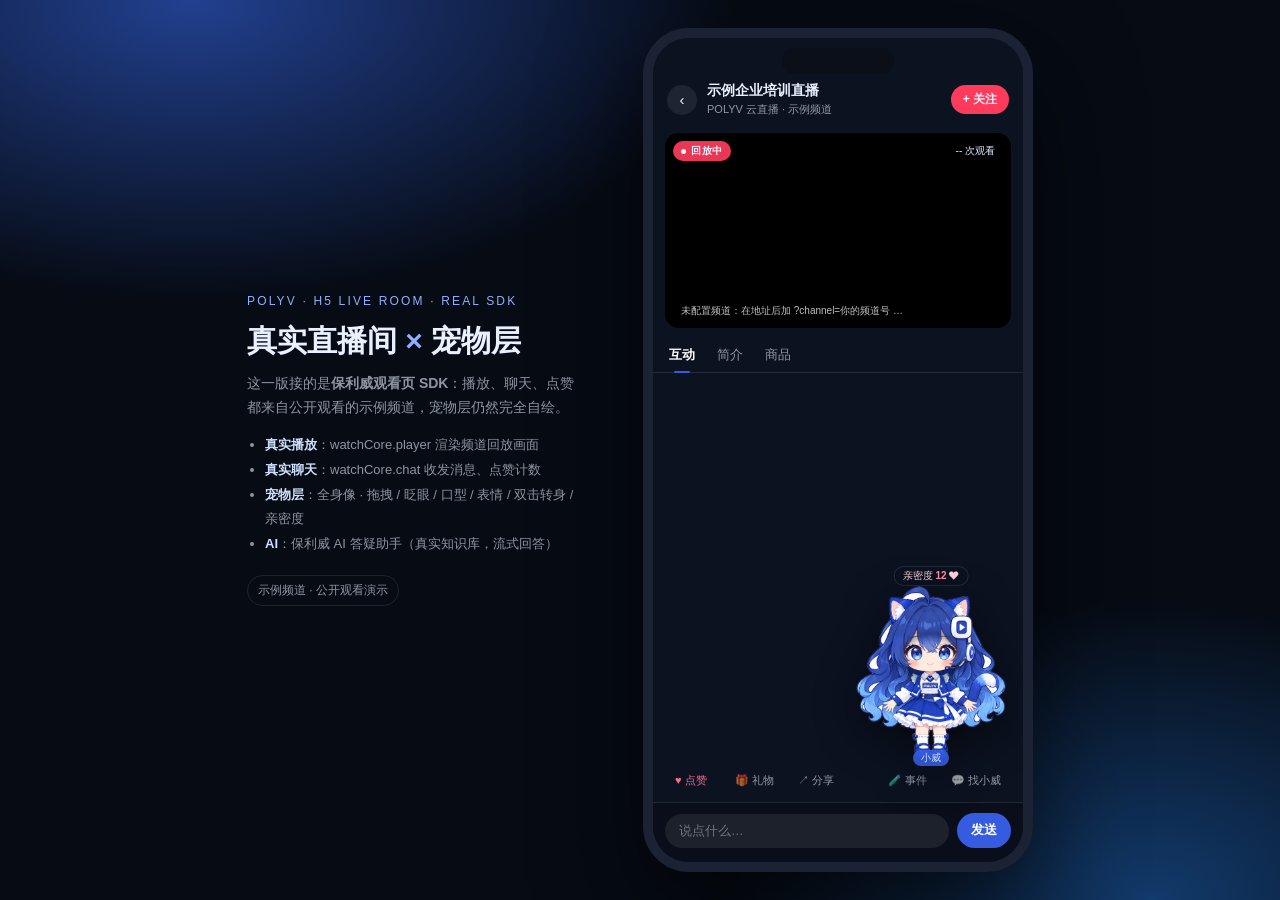
<file: demo/index-real.html>
<!doctype html>
<html lang="zh-CN">
<head>
<meta charset="utf-8">
<meta name="viewport" content="width=device-width, initial-scale=1, viewport-fit=cover">
<title>POLYV H5 直播间（真实 SDK） · 吉祥物虚拟宠物</title>
<link rel="stylesheet" href="styles.css?v=8">
</head>
<body>
  <div class="side">
    <div class="kicker">POLYV · H5 LIVE ROOM · REAL SDK</div>
    <h1>真实直播间 <span>×</span> 宠物层</h1>
    <p>这一版接的是<b>保利威观看页 SDK</b>：播放、聊天、点赞都来自公开观看的示例频道，宠物层仍然完全自绘。</p>
    <ul>
      <li><b>真实播放</b>：watchCore.player 渲染频道回放画面</li>
      <li><b>真实聊天</b>：watchCore.chat 收发消息、点赞计数</li>
      <li><b>宠物层</b>：全身像 · 拖拽 / 眨眼 / 口型 / 表情 / 双击转身 / 亲密度</li>
      <li><b>AI</b>：保利威 AI 答疑助手（真实知识库，流式回答）</li>
    </ul>
    <div class="tag">示例频道 · 公开观看演示</div>
  </div>

  <div class="phone">
    <div class="notch"></div>
    <div class="app">
      <div class="topbar">
        <div class="icon-btn">‹</div>
        <div class="room-title">
          <b id="roomTitle">示例企业培训直播</b>
          <small>POLYV 云直播 · 示例频道</small>
        </div>
        <div class="follow" id="followBtn">+ 关注</div>
      </div>

      <div class="stage-video">
        <div id="player" class="player-box"></div>
        <div class="live-pill" id="livePill"><span class="dot"></span>回放中</div>
        <div class="viewers" id="viewers">-- 次观看</div>
        <div class="play-hint hidden" id="playHint"><span>▶</span></div>
        <div class="status-note" id="statusNote">正在连接保利威观看页 SDK…</div>
      </div>

      <div class="tabs">
        <b>互动</b><span>简介</span><span>商品</span>
      </div>

      <div class="chat" id="chatList"></div>

      <div class="tools">
        <div class="tool like heart" id="likeBtn">♥ 点赞 <span id="likeCount"></span></div>
        <div class="tool" id="giftBtn">🎁 礼物</div>
        <div class="tool">↗ 分享</div>
        <div class="spacer"></div>
        <div class="tool" id="demoEvent">🧪 事件</div>
        <div class="tool" id="openSheet2">💬 找小威</div>
      </div>

      <div class="inputbar">
        <input id="inputMain" placeholder="说点什么…" maxlength="60">
        <button class="send" id="sendMain">发送</button>
      </div>

      <div id="pet" aria-label="吉祥物小威">
        <div class="affinity">亲密度 <b id="affinityVal">12</b> ❤</div>
        <div class="inner"><img id="petImg" src="assets/full-neutral.png?v=2" alt="吉祥物"></div>
        <div class="pet-name">小威</div>
      </div>

      <div id="eventBubble">
        <div class="eb-head"><span class="eb-badge" id="ebBadge">答题卡</span><span class="eb-close" id="ebClose">✕</span></div>
        <div class="eb-title" id="ebTitle"></div>
        <div class="eb-opts" id="ebOpts"></div>
        <div class="eb-result" id="ebResult"></div>
      </div>

      <div id="petBubble">
        嗨，我是小威～<br>现在有全身形象啦：点我聊天，双击我转身。
        <div class="chips">
          <span class="chip" data-q="你是谁">你是谁</span>
          <span class="chip" data-q="今天讲什么">今天讲什么</span>
          <span class="chip" data-q="怎么报名">怎么报名</span>
        </div>
      </div>

      <div class="sheet" id="sheet">
        <div class="panel">
          <div class="sheet-head">
            <img class="ava" id="sheetPet" src="assets/pet-smile.png" alt="小威">
            <div><b>小威 · 直播助手</b><small>保利威 AI 答疑助手 · 知识库</small></div>
            <div class="close" id="closeSheet">✕</div>
          </div>
          <div class="sheet-msgs" id="sheetMsgs">
            <div class="msg">
              <div class="avatar" style="background:url('assets/pet-smile.png') center/cover,#1a2742"></div>
              <div class="bubble"><span class="name">小威</span>我在呢～我是保利威 AI 答疑助手，有想问的直接说。</div>
            </div>
          </div>
          <div class="quick">
            <button data-q="吉祥物是谁">吉祥物是谁</button>
            <button data-q="今天讲什么">今天讲什么</button>
            <button data-q="怎么报名">怎么报名</button>
            <button data-q="能回放吗">能回放吗</button>
          </div>
          <div class="sheet-foot">
            <input id="inputSheet" placeholder="问小威一个问题…" maxlength="60">
            <button class="send" id="sendSheet">发送</button>
          </div>
        </div>
      </div>

      <div id="toast"></div>
    </div>
  </div>

<script src="https://websdk.videocc.net/live-watch-sdk/latest/lib/polyv-live-watch-sdk.umd.js"></script>
<script>
(() => {
  const $ = s => document.querySelector(s);
  const SDK = window.PolyvLiveWatchSDK;
  const CHANNEL_ID = new URLSearchParams(location.search).get('channel') || '';
  let core = null;
  let realReady = false;

  /* ---------------- 宠物 ---------------- */
  const frames = { neutral:'assets/full-neutral.png', smile:'assets/full-smile.png', blink:'assets/full-blink.png', A:'assets/full-A.png', I:'assets/full-I.png', U:'assets/full-U.png', E:'assets/full-E.png', O:'assets/full-O.png', left:'assets/full-left.png', back:'assets/full-back.png' };
  const headFrames = { neutral:'assets/pet-neutral.png', smile:'assets/pet-smile.png', blink:'assets/pet-blink.png', A:'assets/pet-A.png', I:'assets/pet-I.png', U:'assets/pet-U.png', E:'assets/pet-E.png', O:'assets/pet-O.png' };
  // 动作帧清单：投图后 build-frames.py 会生成 full-manifest.json
  fetch('assets/full-manifest.json').then(r => r.json()).then(m => {
    Object.entries(m.available || {}).forEach(([id, file]) => { frames[id] = 'assets/' + file; });
  }).catch(() => {});
  const petImg = $('#petImg');
  const sheetPet = $('#sheetPet');
  let mode = 'idle', blinkTimer = null, talkTimer = null, smileTimer = null;
  const ASSET_V = '?v=2';
  const withV = u => u && u.indexOf('?') < 0 ? u + ASSET_V : u;
  const setFrame = n => {
    if (frames[n]) petImg.src = withV(frames[n]);
    if (sheetPet && headFrames[n]) sheetPet.src = withV(headFrames[n]);
  };
  function scheduleBlink(){ clearTimeout(blinkTimer); blinkTimer = setTimeout(() => { if (mode==='idle'){ mode='blink'; setFrame('blink'); setTimeout(()=>{ mode='idle'; setFrame('neutral'); },150); } scheduleBlink(); }, 2600+Math.random()*3200); }
  function smileFor(ms=1200){ if (mode==='talk') return; mode='smile'; setFrame('smile'); clearTimeout(smileTimer); smileTimer=setTimeout(()=>{ if(mode==='smile'){mode='idle';setFrame('neutral');} },ms); }
  function startTalk(){ stopTalk(); mode='talk'; const seq=['A','I','U','E','O']; let i=0; talkTimer=setInterval(()=>{ setFrame(seq[i%5]); i++; },110); }
  function stopTalk(){ if(talkTimer){clearInterval(talkTimer);talkTimer=null;} if(mode==='talk'){mode='idle';setFrame('neutral');} }
  let actionTimer = null;
  function action(name, ms = 1000) {
    const el = document.getElementById('pet');
    if (!el) return;
    el.classList.remove('spin', 'bow', 'dance');
    void el.offsetWidth; // 重置动画
    el.classList.add(name);
    clearTimeout(actionTimer);
    actionTimer = setTimeout(() => el.classList.remove(name), ms);
  }
  let poseTimer = null;
  function celebratePose(ms = 1800) {
    const name = (frames['q-celebrate'] && Math.random() < 0.5) ? 'q-celebrate' : 'celebrate';
    pose(name, ms);
  }
  function pose(name, ms = 1500) {
    if (!frames[name]) {
      // 没有该动作帧：用跳一下/微笑兜底
      if (name === 'celebrate' || name === 'raise-hand' || name === 'point-left') {
        pet.classList.add('jump'); setTimeout(() => pet.classList.remove('jump'), 560);
      }
      smileFor(ms);
      return;
    }
    if (mode === 'talk') return;
    mode = 'pose';
    setFrame(name);
    clearTimeout(poseTimer);
    poseTimer = setTimeout(() => { if (mode === 'pose') { mode = 'idle'; setFrame('neutral'); } }, ms);
  }
  let affinity = 12;
  function addAffinity(n){ affinity += n; $('#affinityVal').textContent = affinity; if (affinity===20) toast('小威和你更亲近了 ❤'); }
  const escapeHtml = s => String(s).replace(/[&<>"']/g, c => ({'&':'&amp;','<':'&lt;','>':'&gt;','"':'&quot;',"'":'&#39;'}[c]));

  /* ---------------- 聊天渲染 ---------------- */
  const chatList = $('#chatList');
  function addChat(name, text, me=false, cls=''){
    const el = document.createElement('div');
    el.className = 'msg' + (me?' me':'') + (cls?' '+cls:'');
    el.innerHTML = me
      ? `<div class="avatar">我</div><div class="bubble">${escapeHtml(text)}</div>`
      : `<div class="avatar">${escapeHtml(String(name||'观')[0])}</div><div class="bubble"><span class="name">${escapeHtml(name||'观众')}</span>${escapeHtml(text)}</div>`;
    chatList.appendChild(el); chatList.scrollTop = chatList.scrollHeight;
  }
  function addSystem(text){ const el=document.createElement('div'); el.className='system'; el.textContent=text; chatList.appendChild(el); chatList.scrollTop=chatList.scrollHeight; }
  function addDanmaku(text){
    const stage = document.querySelector('.stage-video');
    if (!stage || !text || document.querySelectorAll('.danmaku').length > 1) return;
    const el = document.createElement('div'); el.className='danmaku'; el.textContent=text; stage.appendChild(el);
    setTimeout(()=>el.remove(), 11000);
  }

  /* ---------------- 真实 SDK 接入 ---------------- */
  async function boot(){
    if (!CHANNEL_ID){ note('未配置频道：在地址后加 ?channel=你的频道号 打开'); return; }
    if (!SDK || !SDK.createWatchCore){ fallback('观看页 SDK 未加载'); return; }
    note('初始化观看页 SDK…');
    try {
      core = SDK.createWatchCore({ channelId: CHANNEL_ID });
      await core.setup();
      if (!core.auth.isAuthorized()){
        const r = await core.auth.verifyNoneAuth();
        note('观看条件授权：' + (r.success ? '公开观看通过' : '失败'));
        if (!r.success) throw new Error('观看条件未通过（' + r.authType + '）');
        await core.setup();
      }
      await core.connect();
      realReady = true;
      setupInteractions();
      applyChannelInfo(core.channel.getChannelInfo());
      setupPlayer();
      bindChat();
      addSystem('已接入保利威观看页 SDK · 频道 ' + CHANNEL_ID);
    } catch (e){
      console.error(e);
      fallback(String(e && e.message ? e.message : e));
    }
  }
  function note(text){ $('#statusNote').textContent = text; }
  function fallback(reason){
    note('SDK 未连通：' + reason + '（已切换演示数据）');
    addSystem('演示模式：SDK 未连通');
    addChat('张同学','老师，开播前要准备什么？');
    addChat('讲师','先确认网络、推流地址和 PPT，再检查互动功能～');
    // 用模拟消息兜底
    setTimeout(()=>addChat('李工','讲得很清楚 👍'), 4000);
  }
  function applyChannelInfo(info){
    if (!info) return;
    const isLive = info.liveStatus === 'live';
    const pill = $('#livePill');
    pill.classList.toggle('is-playback', !isLive);
    pill.innerHTML = isLive ? '<span class="dot"></span>LIVE' : '回放中';
    if (info.pageViewCount != null) $('#viewers').textContent = info.pageViewCount + ' 次观看';
    note((isLive ? '直播中' : '回放中') + ' · 场景 ' + (info.scene || '-') + ' · 频道 ' + CHANNEL_ID);
  }

  function setupPlayer(){
    if (!core || !core.player) return;
    core.player.eventEmitter.on(SDK.PlayerEvents.PlayerInited, () => {
      const info = core.player.getPlayerInfo();
      updatePlayState(info);
    });
    core.player.setupPlayer({ container: document.getElementById('player'), autoplay: true }).catch(e => {
      console.error(e); note('播放器初始化失败：' + e.message);
    });
    setInterval(() => {
      try { updatePlayState(core.player.getPlayerInfo()); } catch(e) {}
    }, 1200);
  }
  function updatePlayState(info){
    if (!info) return;
    const paused = info.playStatus !== 'playing';
    $('#playHint').classList.toggle('hidden', !paused);
  }
  $('#playHint').addEventListener('click', () => {
    try { core.player.play(); $('#playHint').classList.add('hidden'); } catch(e){}
  });

  function renderChatMsg(chatMsg){
    if (!chatMsg) return;
    if (chatMsg.msgSource === 'speak'){
      addChat(chatMsg.user && chatMsg.user.nick, chatMsg.content, !!chatMsg.isLocal);
      addDanmaku(chatMsg.content);
      if (!chatMsg.isLocal && /哈哈|好笑|可爱|厉害|真棒/.test(chatMsg.content || '')) pose('laugh', 1500);
      else if (Math.random() > 0.7) smileFor(600);
    } else if (chatMsg.msgSource === 'reward'){
      addSystem((chatMsg.user && chatMsg.user.nick || '观众') + ' 打赏了礼物');
    } else if (chatMsg.msgSource === 'system'){
      addSystem(chatMsg.content || '系统消息');
    }
  }
  function bindChat(){
    core.chat.eventEmitter.on(SDK.ChatEvents.ChatMessage, ({ chatMsg }) => renderChatMsg(chatMsg));
    core.chat.getChatHistory({ start: 0, end: 19 }).then(list => {
      (list || []).forEach(renderChatMsg);
      if (!list || !list.length) addSystem('聊天室暂无历史消息，发一条试试');
    }).catch(() => {});
    core.chat.eventEmitter.on(SDK.ChatEvents.ChatLikeCountChange, d => {
      if (d && d.realtimeLikes != null) $('#likeCount').textContent = '· ' + d.realtimeLikes;
    });
    core.chat.eventEmitter.on(SDK.ChatEvents.ChatLike, d => {
      if (d && d.isSelf) smileFor(800);
    });
  }

  /* ---------------- 发送 / 点赞 ---------------- */
  const inputMain = $('#inputMain');
  $('#sendMain').addEventListener('click', async () => {
    const v = inputMain.value.trim(); if (!v) return;
    inputMain.value = '';
    if (realReady){
      try { await core.chat.sendSpeakMsg({ content: v }); }
      catch(e){ toast('发送失败，请重试'); addChat('我', v, true); }
    } else {
      addChat('我', v, true);
      setTimeout(()=>{ addChat('小威', pickReply(v)); startTalk(); setTimeout(stopTalk,900); }, 700);
    }
    smileFor(700);
  });
  inputMain.addEventListener('keydown', e => { if (e.key === 'Enter') $('#sendMain').click(); });

  let likeQueue = 0, likeTimer = null;
  $('#likeBtn').addEventListener('click', () => {
    for (let i=0;i<4;i++){
      const h=document.createElement('div'); h.className='heart-fly'; h.textContent='❤';
      h.style.left=(260+Math.random()*60)+'px'; h.style.top=(680+Math.random()*40)+'px';
      h.style.animationDelay=(i*.08)+'s'; document.querySelector('.phone').appendChild(h);
      setTimeout(()=>h.remove(),1600);
    }
    if (frames['heart']) pose('heart', 1000); else action('dance', 1300);
    addAffinity(1);
    if (realReady){
      likeQueue++;
      if (!likeTimer) likeTimer = setTimeout(async () => {
        const n = likeQueue; likeQueue = 0; likeTimer = null;
        try { const total = await core.chat.sendLike(n); $('#likeCount').textContent = '· ' + total; }
        catch(e){ console.warn('like failed', e); }
      }, 2000);
    }
  });

  /* ---------------- 宠物气泡 / 拖拽 ---------------- */
  const bubble = $('#petBubble');
  let tipTimer;
  function showBubble(ms=5000){ bubble.classList.add('show'); clearTimeout(tipTimer); tipTimer=setTimeout(()=>bubble.classList.remove('show'),ms); }
  const pet = $('#pet'), phone = document.querySelector('.phone');
  let dragState = null, moved = false;
  pet.addEventListener('pointerdown', e => { dragState={x:e.clientX,y:e.clientY,left:pet.offsetLeft,top:pet.offsetTop}; moved=false; pet.setPointerCapture(e.pointerId); });
  pet.addEventListener('pointermove', e => {
    if (!dragState) return;
    const dx=e.clientX-dragState.x, dy=e.clientY-dragState.y;
    if (Math.abs(dx)+Math.abs(dy)>6) moved=true;
    if (!moved) return;
    const rect = phone.getBoundingClientRect();
    const left = Math.max(4, Math.min(rect.width - pet.offsetWidth - 4, dragState.left + dx));
    const top = Math.max(70, Math.min(rect.height - pet.offsetHeight - 70, dragState.top + dy));
    pet.style.left=left+'px'; pet.style.top=top+'px'; pet.style.right='auto'; pet.style.bottom='auto';
  });
  let turnIdx = 0, turning = false;
  pet.addEventListener('dblclick', async () => {
    if (turning) return;
    turning = true; pet.classList.add('turning');
    const seq = (frames['q-neutral'] ? ['q-neutral','left','back','left','q-neutral','neutral'] : ['left','back','left','neutral']);
    for (const n of seq) { setFrame(n); await new Promise(r=>setTimeout(r,170)); }
    pet.classList.remove('turning'); turning = false; showBubble(3000);
  });
  pet.addEventListener('pointerup', () => {
    const wasDrag = moved; dragState=null;
    if (!wasDrag){
      pet.classList.add('jump'); setTimeout(()=>pet.classList.remove('jump'), 560);
      showBubble(6000); smileFor(900);
    }
  });

  /* ---------------- 宠物对话（本地规则演示） ---------------- */
  const replies = [
    { k:/你好|hi|hello/i, r:'你好呀！我是小威，保利威的虚拟形象，直播有什么问题都可以问我～' },
    { k:/吉祥物|你是谁|小威/, r:'我是保利威娘，不过大家叫我小威。蓝白猫耳、O 播放器发饰、还戴着耳麦，随时在线陪你看直播。' },
    { k:/讲什么|内容|课程/, r:'今天讲「开播前 30 分钟」：推流设置、PPT 准备、互动功能检查，还有常见问题排查。' },
    { k:/报名|参加|预约/, r:'点右上角的「关注」就能预约下一场；已经开始的场次，结束后可在回放里看。' },
    { k:/回放|重看/, r:'有的，直播结束会自动生成回放，在「回放」里能看，还支持 AI 大纲和逐字稿。' },
    { k:/点赞|喜欢|可爱/, r:'嘿嘿，谢谢！再点两下，我们的亲密度还能涨～' },
    { k:/价格|费用|多少钱/, r:'具体报价要商务同学来定，我先把你的问题转给助教，稍后回复你。' },
    { k:/AI|助手|数字人/, r:'我就是用 AI 答疑助手 SDK 接进来的，生产环境里能按企业知识库回答问题。' }
  ];
  const fallbacks = ['这个问题我记下来啦，等讲师讲完我帮你追问～','我还在学习中，你可以换个问法，或者点下面的快捷问题试试。','好问题！我先把重点记到小本本上，直播结束后整理给你。'];
  const pickReply = q => { for (const it of replies) if (it.k.test(q)) return it.r; return fallbacks[Math.floor(Math.random()*fallbacks.length)]; };
  const sheetMsgs = $('#sheetMsgs');
  function addSheet(role, text){
    const el=document.createElement('div'); el.className='msg'+(role==='me'?' me':'');
    const ava = role==='me' ? `<div class="avatar" style="background:linear-gradient(135deg,#8fb0ff,#355BE0)">我</div>` : `<div class="avatar" style="background:url('assets/pet-smile.png') center/cover,#1a2742"></div>`;
    el.innerHTML = role==='me' ? `${ava}<div class="bubble">${escapeHtml(text)}</div>` : `${ava}<div class="bubble"><span class="name">小威</span>${escapeHtml(text)}</div>`;
    sheetMsgs.appendChild(el); sheetMsgs.scrollTop = sheetMsgs.scrollHeight;
  }
  /* ---------------- Polyv AI 答疑助手（真实知识库） ---------------- */
  // 生产建议：由同域后端代理（/api/ai），token 不下发前端；demo 用本机 8789
  const AI = { proxy: 'http://127.0.0.1:8789' };
  const viewerId = (() => {
    let v = localStorage.getItem('polyv_demo_uid');
    if (!v) { v = 'mascot-' + Math.random().toString(36).slice(2, 10); localStorage.setItem('polyv_demo_uid', v); }
    return v;
  })();
  async function askPolyvAI(question, onChunk, onMeta) {
    const qs = new URLSearchParams({ question, viewerId });
    const res = await fetch(AI.proxy + '/api/ai?' + qs);
    if (!res.ok) {
      let msg = 'AI HTTP ' + res.status;
      try { const j = await res.json(); if (j && j.error) msg = j.error; } catch (e) {}
      throw new Error(msg);
    }
    const reader = res.body.getReader();
    const dec = new TextDecoder();
    let buf = '';
    while (true) {
      const { value, done } = await reader.read();
      if (done) break;
      buf += dec.decode(value, { stream: true });
      const lines = buf.split('\n'); buf = lines.pop();
      for (const line of lines) {
        const t = line.trim();
        if (!t.startsWith('data:')) continue;
        const raw = t.slice(5).trim();
        if (!raw || raw === '[DONE]') continue;
        let data;
        try { data = JSON.parse(raw); } catch (e) { continue; }
        if (data.error) throw new Error(data.message || 'AI 返回错误');
        if (data.source && onMeta) onMeta(data.source);
        if (data.content) onChunk(data.content);
        if (data.done) return;
      }
    }
  }
  const plain = s => String(s)
    .replace(/\*\*/g, '')
    .replace(/^#{1,6}\s*/gm, '')
    .replace(/^-\s+/gm, '· ')
    .replace(/\n{3,}/g, '\n\n')
    .trim();

  let typing = false;
  async function askPet(q) {
    if (typing) return;
    typing = true;
    addSheet('me', q); addAffinity(1);
    const el = document.createElement('div'); el.className = 'msg';
    el.innerHTML = `<div class="avatar" style="background:url('assets/pet-smile.png') center/cover,#1a2742"></div><div class="bubble"><span class="name">小威</span><span class="typing">思考中…</span></div>`;
    sheetMsgs.appendChild(el); sheetMsgs.scrollTop = sheetMsgs.scrollHeight;
    if (frames['think']) pose('think', 8000);
    const tEl = el.querySelector('.typing');
    const nameEl = el.querySelector('.name');
    let acc = '', firstChunk = true;
    try {
      await askPolyvAI(q, chunk => {
        if (firstChunk) { firstChunk = false; clearTimeout(poseTimer); startTalk(); }
        acc += chunk;
        tEl.textContent = plain(acc);
        sheetMsgs.scrollTop = sheetMsgs.scrollHeight;
      }, src => {
        if (nameEl) nameEl.textContent = '小威 · ' + (src === 'polyv' ? '知识库' : '闲聊');
      });
      if (!acc) tEl.textContent = '抱歉，我没有收到回答。';
    } catch (e) {
      console.warn('AI error', e);
      if (frames['sad']) pose('sad', 1800);
      tEl.textContent = pickReply(q) + '\n\n（AI 接口暂不可用，已切换本地话术）';
    } finally {
      stopTalk(); smileFor(1500); typing = false;
    }
  }
  const sheet = $('#sheet');
  const openSheet = () => { sheet.classList.add('open'); bubble.classList.remove('show'); document.getElementById('pet').classList.add('sheet-open'); hideEvent(); };
  $('#closeSheet').addEventListener('click', ()=>{ sheet.classList.remove('open'); document.getElementById('pet').classList.remove('sheet-open'); });
  $('#openSheet2').addEventListener('click', openSheet);
  const inputSheet = $('#inputSheet');
  $('#sendSheet').addEventListener('click', ()=>{ const v=inputSheet.value.trim(); if(!v) return; inputSheet.value=''; askPet(v); });
  inputSheet.addEventListener('keydown', e=>{ if(e.key==='Enter') $('#sendSheet').click(); });
  document.querySelectorAll('#petBubble .chip').forEach(c=>c.addEventListener('click',()=>{ openSheet(); setTimeout(()=>askPet(c.dataset.q),260); }));
  document.querySelectorAll('.quick button').forEach(b=>b.addEventListener('click',()=>askPet(b.dataset.q)));


  /* ---------------- 真实互动事件（观看页 SDK interactReceive） ---------------- */
  function bindSdk(sdk, map) {
    if (!sdk || typeof sdk.on !== 'function' || !sdk.events) return;
    Object.keys(map).forEach(k => { const ev = sdk.events[k]; if (ev) sdk.on(ev, map[k]); });
  }
  async function setupInteractions() {
    try {
      if (!core.interactReceive) { note('当前频道未启用互动模块'); return; }
      await core.interactReceive.setupIarCore();
      note('互动 SDK 已加载 · 等待真实答题/签到/抽奖事件');
      console.log('[iar] ready');
    } catch (e) { console.warn('[iar] setup failed', e); return; }

    try {
      const ac = core.interactReceive.getAnswerCard && core.interactReceive.getAnswerCard();
      bindSdk(ac, {
        GET_TEST_QUESTION_CONTENT: msg => showRealQuiz(msg, ac),
        STOP_TEST_QUESTION: () => hideEvent(),
        GET_TEST_QUESTION_RESULT: msg => showRealQuizResult(msg, ac),
      });
    } catch (e) { console.warn('[iar] answerCard', e); }

    try {
      const ci = core.interactReceive.getCheckIn && core.interactReceive.getCheckIn();
      bindSdk(ci, {
        SIGN_IN: msg => showRealCheckin(msg, ci),
        SIGN_IN_SUCCESS: () => { toast('签到成功 +1'); if (frames['clap']) pose('clap', 1600); addAffinity(1); },
        STOP_SIGN_IN: () => hideEvent(),
        SIGN_IN_FINISH: () => hideEvent(),
      });
    } catch (e) { console.warn('[iar] checkIn', e); }

    try {
      const lot = core.interactReceive.getLottery && core.interactReceive.getLottery();
      bindSdk(lot, { LotteryStart: () => showRealLottery(lot), OnLottery: () => showRealLottery(lot) });
    } catch (e) { console.warn('[iar] lottery', e); }

    try {
      const ann = core.interactReceive.getAnnouncement && core.interactReceive.getAnnouncement();
      bindSdk(ann, { BULLETIN: msg => showAnnouncement(msg) });
    } catch (e) { console.warn('[iar] announcement', e); }
  }

  /* ---------- 真实事件 → 气泡 ---------- */
  function showRealQuiz(msg, sdk) {
    const raw = msg.options || msg.optionList || msg.items || [];
    const opts = raw.map((o, i) => ({
      key: o.key || o.id || o.optionKey || String.fromCharCode(65 + i),
      text: o.value || o.content || o.text || o.name || String(o),
    }));
    if (!opts.length) return;
    ebBadge.textContent = '答题卡 · 实时';
    ebTitle.textContent = msg.name || msg.title || '答题开始';
    ebResult.textContent = '';
    ebResult.className = 'eb-result';
    ebOpts.innerHTML = ''; ebOpts.dataset.done = '';
    opts.forEach(o => {
      const b = document.createElement('button');
      b.className = 'eb-opt'; b.textContent = o.key + '. ' + o.text;
      b.addEventListener('click', async () => {
        if (ebOpts.dataset.done) return;
        ebOpts.dataset.done = '1';
        [...ebOpts.children].forEach(c => { c.disabled = true; c.classList.add('disabled'); });
        b.classList.add('right');
        try {
          if (sdk && typeof sdk.answerQuestion === 'function') {
            const res = await sdk.answerQuestion([o.key]);
            const ok = res && (res.code === 0 || res.code === 1 || res.code === 200);
            ebResult.textContent = ok ? '已提交答案 ' + o.key : '已提交，等待结果';
            ebResult.className = 'eb-result ' + (ok ? 'ok' : '');
          } else {
            ebResult.textContent = '已选择 ' + o.key;
            ebResult.className = 'eb-result ok';
          }
        } catch (e) {
          ebResult.textContent = '提交失败：' + (e.message || e);
          ebResult.className = 'eb-result no';
        }
        clearTimeout(ebTimer); ebTimer = setTimeout(hideEvent, 4500);
      });
      ebOpts.appendChild(b);
    });
    showBubbleCard();
    pose('point-left', 2600);
    clearTimeout(ebTimer); ebTimer = setTimeout(hideEvent, 25000);
  }

  function showRealQuizResult(msg, sdk) {
    const answer = msg.answer || msg.correctAnswer || msg.rightAnswer || '';
    const mine = (sdk && sdk.curSubmittedAnswer) ? String(sdk.curSubmittedAnswer) : '';
    ebBadge.textContent = '答题结果 · 实时';
    ebTitle.textContent = (msg.name || '答题结果') + (answer ? '（答案：' + answer + '）' : '');
    ebResult.textContent = mine ? '你提交的是：' + mine : '结果已公布';
    ebResult.className = 'eb-result';
    if (mine && answer && mine.indexOf(answer) >= 0) { celebratePose(1800); ebResult.className = 'eb-result ok'; }
    else if (mine && answer) { pose('confused', 1500); ebResult.className = 'eb-result no'; }
    showBubbleCard();
    clearTimeout(ebTimer); ebTimer = setTimeout(hideEvent, 5000);
  }

  function showRealCheckin(msg, sdk) {
    ebBadge.textContent = '签到 · 实时';
    ebTitle.textContent = '签到开始';
    ebResult.textContent = (msg && msg.data && msg.data.message) || '签到后小威给你鼓掌';
    ebResult.className = 'eb-result';
    ebOpts.innerHTML = '';
    const b = document.createElement('button');
    b.className = 'eb-opt primary'; b.textContent = '签到';
    b.addEventListener('click', async () => {
      b.disabled = true; b.textContent = '签到中…';
      try {
        if (sdk && typeof sdk.toCheckIn === 'function') await sdk.toCheckIn();
        toast('签到成功 +1'); if (frames['clap']) pose('clap', 1600);
        hideEvent();
      } catch (e) { toast('签到失败：' + (e.message || e)); b.disabled = false; b.textContent = '重试签到'; }
    });
    ebOpts.appendChild(b);
    showBubbleCard();
    if (frames['raise-hand']) pose('raise-hand', 1800);
    clearTimeout(ebTimer); ebTimer = setTimeout(hideEvent, 30000);
  }

  async function showRealLottery(sdk) {
    ebBadge.textContent = '抽奖 · 实时';
    ebTitle.textContent = '抽奖开始，要参加吗？';
    ebResult.textContent = '';
    ebResult.className = 'eb-result';
    ebOpts.innerHTML = '';
    const b = document.createElement('button');
    b.className = 'eb-opt primary'; b.textContent = '参与抽奖';
    b.addEventListener('click', async () => {
      b.disabled = true; b.textContent = '参与中…';
      try {
        const fn = sdk && (sdk.joinLottery || sdk.applyLottery || sdk.join);
        if (typeof fn === 'function') { await fn.call(sdk); toast('已参与抽奖 🎁'); }
        else toast('请在左侧抽奖面板参与');
        if (frames['proud']) pose('proud', 1600);
        hideEvent();
      } catch (e) { toast('参与失败：' + (e.message || e)); b.disabled = false; b.textContent = '重试'; }
    });
    ebOpts.appendChild(b);
    showBubbleCard();
    if (frames['surprise']) pose('surprise', 1800); else action('dance', 1200);
    clearTimeout(ebTimer); ebTimer = setTimeout(hideEvent, 20000);
  }

  function showAnnouncement(msg) {
    if (!msg) return;
    ebBadge.textContent = '公告 · 实时';
    ebTitle.textContent = '直播公告';
    ebResult.textContent = String(msg.content || '').slice(0, 80);
    ebResult.className = 'eb-result';
    ebOpts.innerHTML = `<button class="eb-opt">知道了</button>`;
    ebOpts.firstChild.addEventListener('click', hideEvent);
    showBubbleCard();
    if (frames['wave']) pose('wave', 1600);
    clearTimeout(ebTimer); ebTimer = setTimeout(hideEvent, 12000);
  }

  // 调试：无真实事件时手动触发真实 UI 流程
  window.__iarDemo = {
    quiz: () => showRealQuiz({ name: '小威实时答题卡（调试）', options: [
      { key: 'A', value: '网络与推流' }, { key: 'B', value: 'PPT 素材' },
      { key: 'C', value: '互动功能' }, { key: 'D', value: '以上都是' }] }, { answerQuestion: async () => ({ code: 1 }) }),
    checkin: () => showRealCheckin({ data: { message: '签到后小威给你鼓掌' } }, { toCheckIn: async () => {} }),
    lottery: () => showRealLottery({ joinLottery: async () => {} }),
    announcement: () => showAnnouncement({ content: '今晚 20:00 加播一场，记得来看～' }),
  };

  /* ---------------- 直播间事件 → 宠物气泡 ---------------- */
  const eb = $('#eventBubble');
  const ebBadge = $('#ebBadge'), ebTitle = $('#ebTitle'), ebOpts = $('#ebOpts'), ebResult = $('#ebResult');
  let ebTimer = null;
  function hideEvent() { eb.classList.remove('show'); clearTimeout(ebTimer); }
  $('#ebClose').addEventListener('click', hideEvent);

  function petReact(kind) {
    const pet = $('#pet');
    if (kind === 'happy') { pet.classList.add('jump'); setTimeout(()=>pet.classList.remove('jump'), 560); smileFor(1800); }
    if (kind === 'wrong') { pet.classList.add('shake'); setTimeout(()=>pet.classList.remove('shake'), 500); setFrame('blink'); setTimeout(()=>setFrame('neutral'), 220); }
  }
  function showBubbleCard(html) {
    eb.classList.add('show');
    clearTimeout(ebTimer);
  }

  function showQuiz() {
    ebBadge.textContent = '答题卡';
    ebTitle.textContent = '开播前需要检查哪些内容？';
    ebResult.textContent = '';
    ebOpts.innerHTML = '';
    const opts = [
      { t: 'A. 网络与推流地址', ok: false },
      { t: 'B. PPT 与素材', ok: false },
      { t: 'C. 互动功能开关', ok: false },
      { t: 'D. 以上都是', ok: true },
    ];
    opts.forEach(o => {
      const b = document.createElement('button');
      b.className = 'eb-opt'; b.textContent = o.t;
      b.addEventListener('click', () => {
        if (ebOpts.dataset.done) return;
        ebOpts.dataset.done = '1';
        [...ebOpts.children].forEach(c => { c.disabled = true; c.classList.add('disabled'); });
        b.classList.add(o.ok ? 'right' : 'wrong');
        if (o.ok) {
          ebResult.textContent = '答对啦！这四样都要检查 ✅';
          ebResult.className = 'eb-result ok';
          celebratePose(1800); addAffinity(2); toast('小威为你鼓掌 👏');
        } else {
          ebResult.textContent = '差一点～答案是 D（以上都是）';
          ebResult.className = 'eb-result no';
          if (frames['confused']) pose('confused', 1400);
          else if (frames['shrug']) pose('shrug', 1400);
          else { pose('shrug', 1400); setTimeout(() => { setFrame('blink'); setTimeout(() => setFrame('neutral'), 220); }, 300); }
        }
        clearTimeout(ebTimer);
        ebTimer = setTimeout(hideEvent, 4200);
      });
      ebOpts.appendChild(b);
    });
    ebOpts.dataset.done = '';
    showBubbleCard();
    pose('point-left', 1800);
    clearTimeout(ebTimer);
    ebTimer = setTimeout(hideEvent, 15000);
  }

  function showQuestion(q) {
    ebBadge.textContent = '观众提问';
    ebTitle.textContent = '有同学问：' + q;
    ebResult.textContent = '要我来回答吗？';
    ebResult.className = 'eb-result';
    ebOpts.innerHTML = '';
    const yes = document.createElement('button');
    yes.className = 'eb-opt primary'; yes.textContent = '让小威回答';
    yes.addEventListener('click', () => { hideEvent(); openSheet(); setTimeout(()=>askPet(q), 260); });
    const no = document.createElement('button');
    no.className = 'eb-opt'; no.textContent = '先忽略';
    no.addEventListener('click', hideEvent);
    ebOpts.appendChild(yes); ebOpts.appendChild(no);
    showBubbleCard();
    pose('raise-hand', 1800);
    clearTimeout(ebTimer);
    ebTimer = setTimeout(hideEvent, 12000);
  }

  function showCheckin() {
    ebBadge.textContent = '签到';
    ebTitle.textContent = '签到成功 +1';
    ebResult.textContent = '连续签到 3 天啦，继续保持～';
    ebResult.className = 'eb-result ok';
    ebOpts.innerHTML = '';
    showBubbleCard();
    if (frames['clap']) pose('clap', 1600); else action('dance', 1300);
    addAffinity(1);
    clearTimeout(ebTimer); ebTimer = setTimeout(hideEvent, 4000);
  }

  function showLottery() {
    ebBadge.textContent = '抽奖';
    ebTitle.textContent = '抽奖开始，要参加吗？';
    ebResult.textContent = '参与条件：观看满 5 分钟';
    ebResult.className = 'eb-result';
    ebOpts.innerHTML = '';
    const join = document.createElement('button');
    join.className = 'eb-opt primary'; join.textContent = '参与抽奖';
    join.addEventListener('click', () => { hideEvent(); toast('已参与抽奖，祝你好运 🎁'); if (frames['proud']) pose('proud', 1600); addAffinity(1); });
    const skip = document.createElement('button');
    skip.className = 'eb-opt'; skip.textContent = '下次再说';
    skip.addEventListener('click', hideEvent);
    ebOpts.appendChild(join); ebOpts.appendChild(skip);
    showBubbleCard();
    if (frames['surprise']) pose('surprise', 1800); else action('dance', 1200);
    clearTimeout(ebTimer); ebTimer = setTimeout(hideEvent, 12000);
  }

  let eventStep = 0;
  $('#demoEvent').addEventListener('click', () => {
    const step = eventStep % 4;
    if (step === 0) showQuiz();
    else if (step === 1) showQuestion('开播前要准备什么？');
    else if (step === 2) showCheckin();
    else showLottery();
    eventStep++;
  });

  $('#giftBtn').addEventListener('click', () => {
    action('spin', 950); toast('谢谢你的礼物！🎁');
    for (let i=0;i<3;i++){ const h=document.createElement('div'); h.className='heart-fly'; h.textContent='💙'; h.style.left=(260+Math.random()*60)+'px'; h.style.top=(660+Math.random()*40)+'px'; h.style.animationDelay=(i*.08)+'s'; document.querySelector('.phone').appendChild(h); setTimeout(()=>h.remove(),1600); }
  });

  /* ---------------- 其他 ---------------- */
  $('#followBtn').addEventListener('click', e => {
    e.target.textContent='已关注'; e.target.style.background='rgba(255,255,255,.15)';
    toast('已预约下一场直播'); if (frames['wave']) pose('wave', 1600); else action('bow', 900); addAffinity(1);
  });
  let toastTimer;
  function toast(text){ const el=$('#toast'); el.textContent=text; el.classList.add('show'); clearTimeout(toastTimer); toastTimer=setTimeout(()=>el.classList.remove('show'),1800); }
  document.addEventListener('visibilitychange', ()=>{ if(document.hidden) stopTalk(); });

  window.__pet = { get mode(){ return mode; }, get src(){ return petImg.getAttribute('src'); }, pose };
  const idleViews = [null, 'q-neutral', null, 'q-smile'];
  let idleIdx = 0;
  setInterval(() => {
    if (mode !== 'idle' || sheet.classList.contains('open')) return;
    idleIdx = (idleIdx + 1) % idleViews.length;
    const v = idleViews[idleIdx];
    setFrame(v && frames[v] ? v : 'neutral');
  }, 7000);

  scheduleBlink();
  setTimeout(()=>showBubble(5000), 1200);
  boot();
})();
</script>
</body>
</html>
</file>
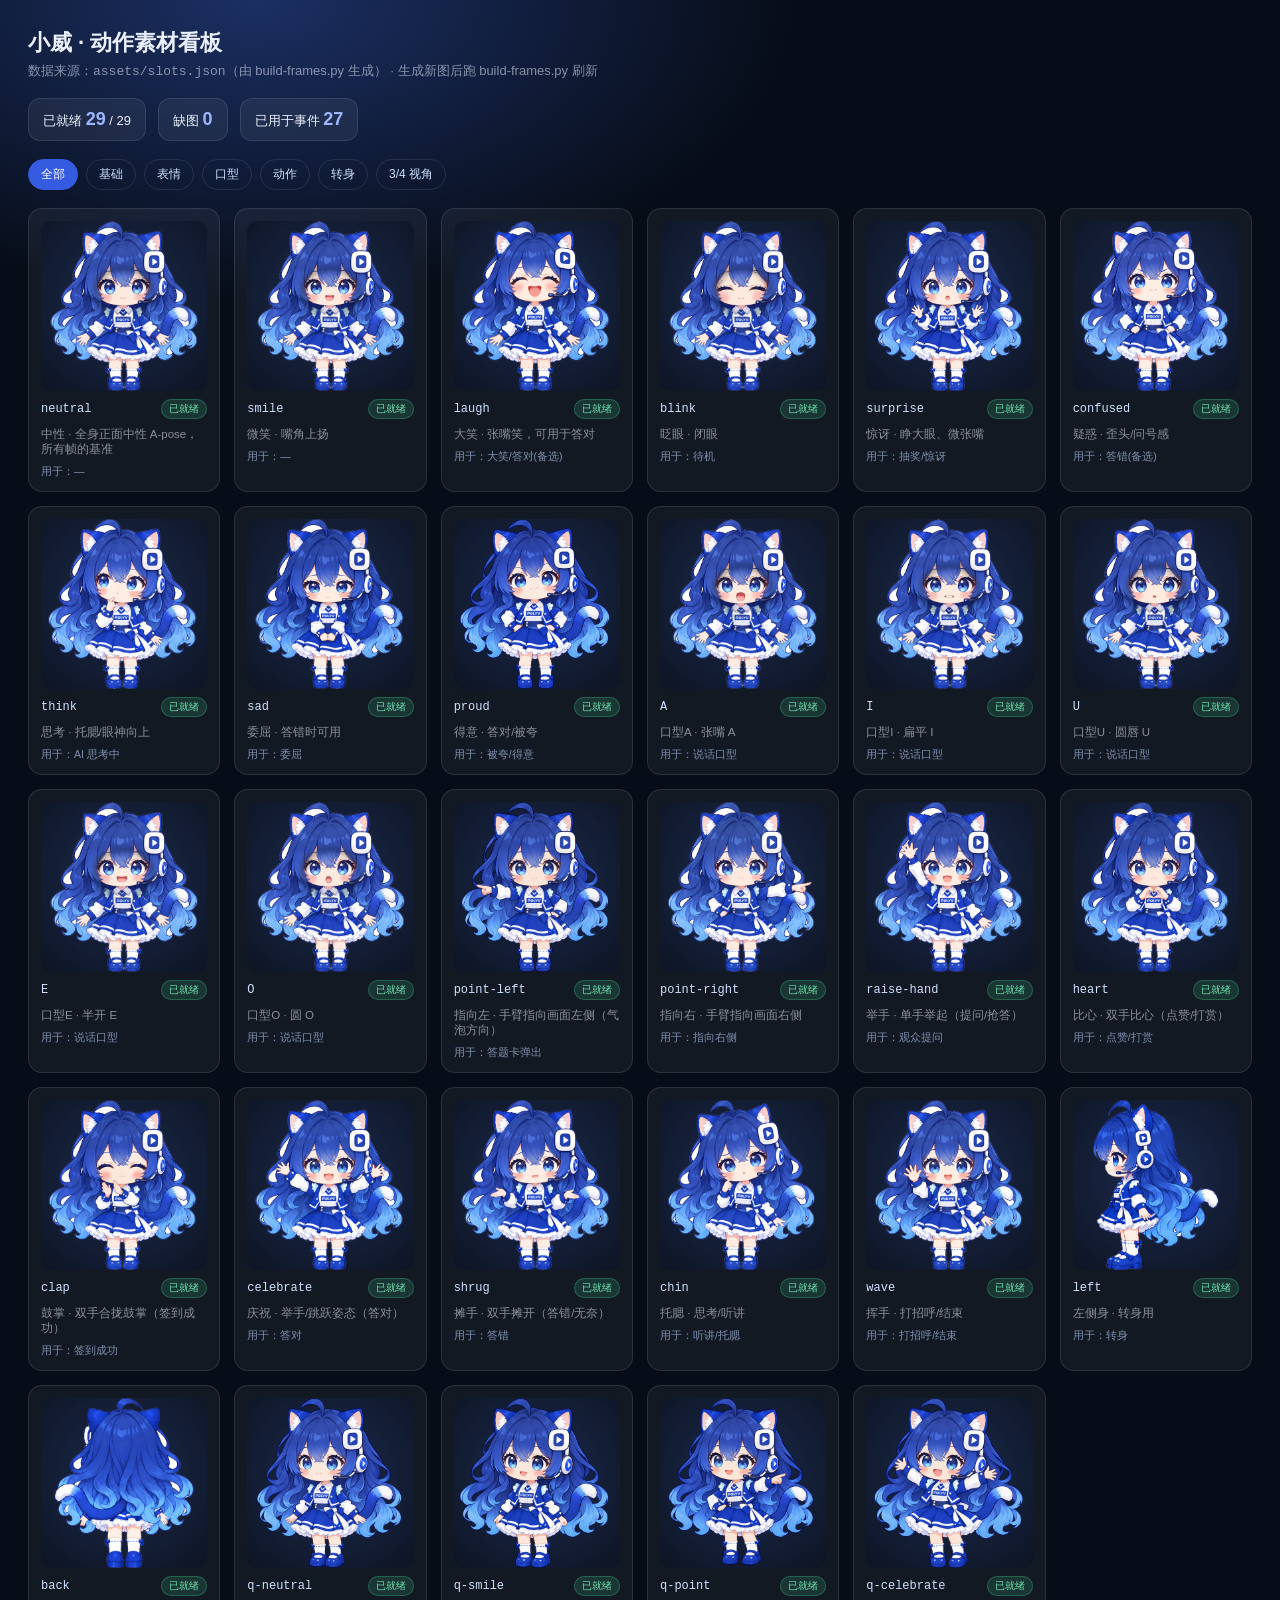
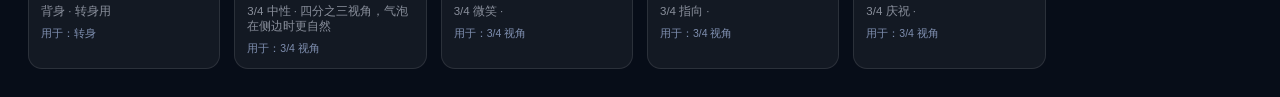
<file: demo/preview.html>
<!doctype html>
<html lang="zh-CN">
<head>
<meta charset="utf-8">
<meta name="viewport" content="width=device-width, initial-scale=1">
<title>素材看板 · 小威动作</title>
<style>
  :root{--blue:#355BE0;--line:rgba(255,255,255,.1);--muted:rgba(235,241,255,.55)}
  *{box-sizing:border-box}
  body{margin:0;background:radial-gradient(900px 500px at 20% 0%,#1b2f63 0%,transparent 60%),#070d18;color:#eaf0ff;font-family:-apple-system,"PingFang SC","Microsoft YaHei",sans-serif;padding:28px}
  h1{font-size:22px;margin:0 0 4px}
  .sub{color:var(--muted);font-size:13px;margin-bottom:18px}
  .stats{display:flex;gap:12px;flex-wrap:wrap;margin-bottom:18px}
  .stat{background:rgba(255,255,255,.06);border:1px solid var(--line);border-radius:12px;padding:10px 14px;font-size:13px}
  .stat b{font-size:18px;color:#9db6ff}
  .filters{display:flex;gap:8px;flex-wrap:wrap;margin-bottom:18px}
  .filter{border:1px solid var(--line);background:transparent;color:#cfe0ff;border-radius:999px;padding:6px 12px;font-size:12px;cursor:pointer}
  .filter.on{background:var(--blue);border-color:var(--blue);color:#fff}
  .grid{display:grid;grid-template-columns:repeat(auto-fill,minmax(190px,1fr));gap:14px}
  .card{background:rgba(255,255,255,.05);border:1px solid var(--line);border-radius:14px;padding:12px;display:flex;flex-direction:column;gap:8px}
  .thumb{height:170px;border-radius:10px;background:radial-gradient(circle at 50% 45%,#1c2b4d,#0d1424);display:flex;align-items:center;justify-content:center;overflow:hidden}
  .thumb img{height:100%;object-fit:contain}
  .thumb .missing{color:#5f6f92;font-size:12px}
  .meta{display:flex;align-items:center;justify-content:space-between;gap:6px}
  .id{font-size:12px;color:#cfe0ff;font-family:ui-monospace,monospace}
  .badge{font-size:10px;border-radius:999px;padding:2px 7px;flex:none}
  .badge.ok{background:rgba(62,207,142,.16);color:#6fe3ae;border:1px solid rgba(62,207,142,.3)}
  .badge.no{background:rgba(255,255,255,.06);color:#8b9ab8;border:1px solid var(--line)}
  .label{font-size:11.5px;color:var(--muted)}
  .usage{font-size:10.5px;color:#7f8fb0}
  .toast{position:fixed;inset:auto 24px 24px auto;background:#101c33;border:1px solid var(--line);border-radius:10px;padding:8px 12px;font-size:12px;opacity:0;transition:.2s}
  .toast.show{opacity:1}
</style>
</head>
<body>
  <h1>小威 · 动作素材看板</h1>
  <div class="sub">数据来源：<code>assets/slots.json</code>（由 build-frames.py 生成） · 生成新图后跑 build-frames.py 刷新</div>
  <div class="stats" id="stats"></div>
  <div class="filters" id="filters"></div>
  <div class="grid" id="grid"></div>
  <div class="toast" id="toast"></div>

<script>
const USAGE = {
  'point-left':'答题卡弹出','celebrate':'答对','shrug':'答错','raise-hand':'观众提问','clap':'签到成功','heart':'点赞/打赏',
  'blink':'待机','A':'说话口型','I':'说话口型','U':'说话口型','E':'说话口型','O':'说话口型',
  'laugh':'大笑/答对(备选)','surprise':'抽奖/惊讶','confused':'答错(备选)','think':'AI 思考中','sad':'委屈','proud':'被夸/得意',
  'point-right':'指向右侧','chin':'听讲/托腮','wave':'打招呼/结束','left':'转身','back':'转身',
  'q-neutral':'3/4 视角','q-smile':'3/4 视角','q-point':'3/4 视角','q-celebrate':'3/4 视角'
};
const GROUP_CN = {base:'基础',expression:'表情',mouth:'口型',action:'动作',view:'转身',quarter:'3/4 视角'};
const $ = s => document.querySelector(s);

async function boot(){
  const data = await fetch('assets/slots.json').then(r=>r.json()).catch(()=>null);
  if (!data) { document.body.innerHTML = '<p style="color:#f88">读取 assets/slots.json 失败，请先运行 build-frames.py</p>'; return; }
  const available = data.available || {};
  const slots = data.slots;
  const groups = [...new Set(slots.map(s=>s.group))];

  $('#stats').innerHTML = `
    <div class="stat">已就绪 <b>${slots.filter(s=>available[s.id]).length}</b> / ${slots.length}</div>
    <div class="stat">缺图 <b>${slots.filter(s=>!available[s.id]).length}</b></div>
    <div class="stat">已用于事件 <b>${Object.keys(USAGE).filter(k=>available[k]).length}</b></div>`;
  $('#filters').innerHTML = `<button class="filter on" data-g="all">全部</button>` +
    groups.map(g=>`<button class="filter" data-g="${g}">${GROUP_CN[g]||g}</button>`).join('');

  const render = (g='all') => {
    const list = slots.filter(s=>g==='all'||s.group===g);
    $('#grid').innerHTML = list.map(s=>{
      const ok = !!available[s.id];
      return `<div class="card">
        <div class="thumb">${ok?`<img src="assets/${available[s.id]}" alt="${s.id}">`:`<span class="missing">待生成</span>`}</div>
        <div class="meta"><span class="id">${s.id}</span><span class="badge ${ok?'ok':'no'}">${ok?'已就绪':'缺图'}</span></div>
        <div class="label">${s.label} · ${s.desc||''}</div>
        <div class="usage">用于：${USAGE[s.id]||'—'}</div>
      </div>`;
    }).join('');
  };
  render();
  $('#filters').addEventListener('click', e=>{
    const b = e.target.closest('.filter'); if(!b) return;
    [...document.querySelectorAll('.filter')].forEach(x=>x.classList.toggle('on', x===b));
    render(b.dataset.g);
  });
  $('#grid').addEventListener('click', e=>{
    const img = e.target.closest('.card')?.querySelector('img');
    if(!img) return;
    $('#toast').textContent = img.alt + ' · ' + img.getAttribute('src');
    $('#toast').classList.add('show'); setTimeout(()=>$('#toast').classList.remove('show'), 1600);
  });
}
boot();
</script>
</body>
</html>
</file>
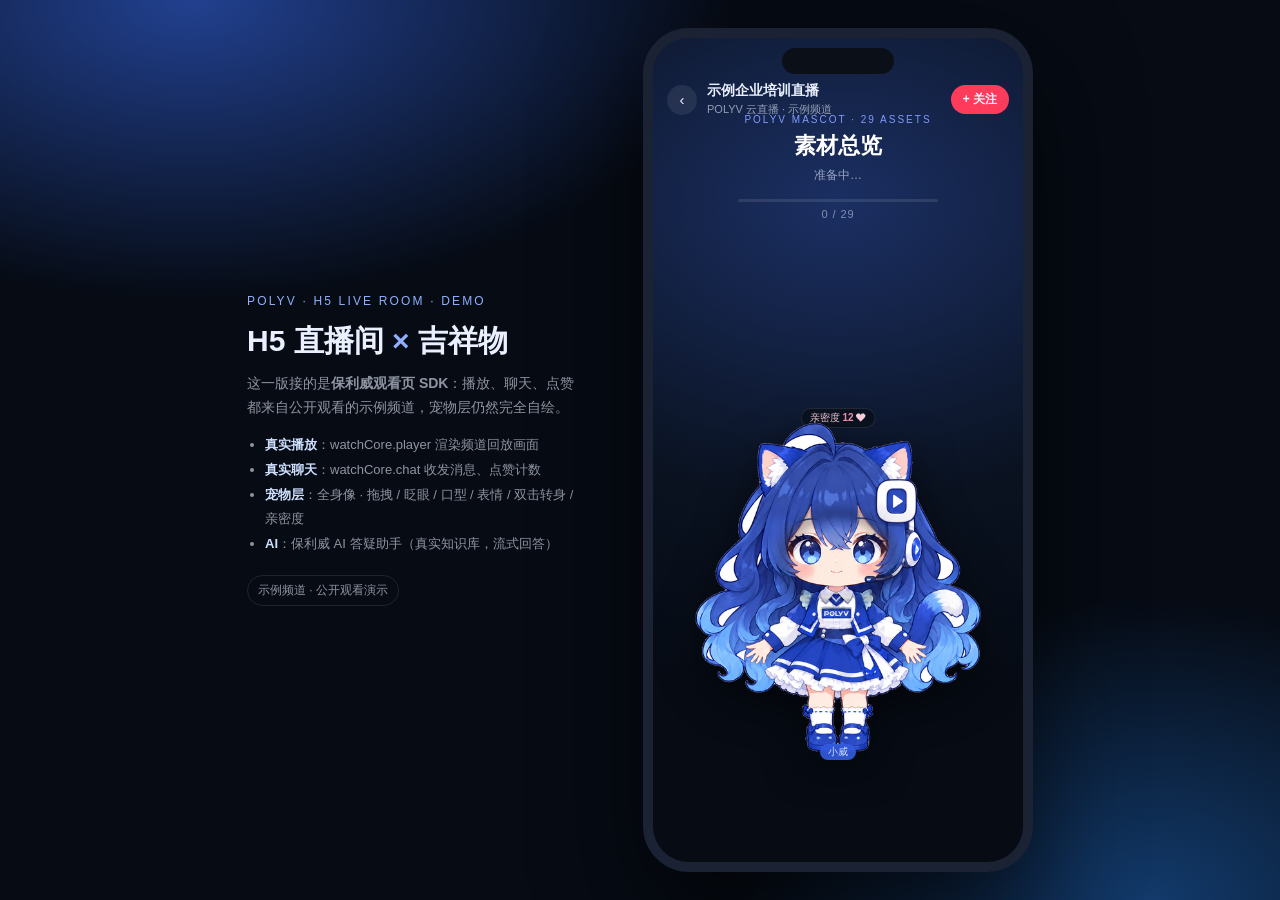
<file: demo/showcase.html>
<!doctype html>
<html lang="zh-CN">
<head>
<meta charset="utf-8">
<meta name="viewport" content="width=device-width, initial-scale=1, viewport-fit=cover">
<title>POLYV H5 直播间 · 吉祥物小威（示范）</title>
<link rel="stylesheet" href="styles.css?v=9">
</head>
<body>
  <div class="side">
    <div class="kicker">POLYV · H5 LIVE ROOM · DEMO</div>
    <h1>H5 直播间 <span>×</span> 吉祥物</h1>
    <p>这一版接的是<b>保利威观看页 SDK</b>：播放、聊天、点赞都来自公开观看的示例频道，宠物层仍然完全自绘。</p>
    <ul>
      <li><b>真实播放</b>：watchCore.player 渲染频道回放画面</li>
      <li><b>真实聊天</b>：watchCore.chat 收发消息、点赞计数</li>
      <li><b>宠物层</b>：全身像 · 拖拽 / 眨眼 / 口型 / 表情 / 双击转身 / 亲密度</li>
      <li><b>AI</b>：保利威 AI 答疑助手（真实知识库，流式回答）</li>
    </ul>
    <div class="tag">示例频道 · 公开观看演示</div>
  </div>

  <div class="phone">
    <div class="notch"></div>
    <div class="app">
      <div class="topbar">
        <div class="icon-btn">‹</div>
        <div class="room-title">
          <b id="roomTitle">示例企业培训直播</b>
          <small>POLYV 云直播 · 示例频道</small>
        </div>
        <div class="follow" id="followBtn">+ 关注</div>
      </div>


      <div class="sc-panel">
        <div class="sc-kicker">POLYV MASCOT · 29 ASSETS</div>
        <div class="sc-name" id="scName">素材总览</div>
        <div class="sc-desc" id="scDesc">准备中…</div>
        <div class="sc-bar"><i id="scBar"></i></div>
        <div class="sc-count" id="scCount">0 / 29</div>
      </div>
      <div class="stage-video">
        <div id="player" class="player-box"></div>
        <div class="live-pill" id="livePill"><span class="dot"></span>回放中</div>
        <div class="viewers" id="viewers">-- 次观看</div>
        <div class="play-hint hidden" id="playHint"><span>▶</span></div>
        <div class="status-note" id="statusNote">正在连接保利威观看页 SDK…</div>
      </div>

      <div class="tabs">
        <b>互动</b><span>简介</span><span>商品</span>
      </div>

      <div class="chat" id="chatList"></div>

      <div class="tools">
        <div class="tool like heart" id="likeBtn">♥ 点赞 <span id="likeCount"></span></div>
        <div class="tool" id="giftBtn">🎁 礼物</div>
        <div class="tool">↗ 分享</div>
        <div class="spacer"></div>
        <div class="tool" id="demoRun">▶ 演示</div>
        <div class="tool" id="openSheet2">💬 找小威</div>
      </div>

      <div class="inputbar">
        <input id="inputMain" placeholder="说点什么…" maxlength="60">
        <button class="send" id="sendMain">发送</button>
      </div>

      <div id="pet" aria-label="吉祥物小威">
        <div class="affinity">亲密度 <b id="affinityVal">12</b> ❤</div>
        <div class="inner"><img id="petImg" src="assets/full-neutral.png?v=2" alt="吉祥物"></div>
        <div class="pet-name">小威</div>
      </div>

      <div id="eventBubble">
        <div class="eb-head"><span class="eb-badge" id="ebBadge">答题卡</span><span class="eb-close" id="ebClose">✕</span></div>
        <div class="eb-title" id="ebTitle"></div>
        <div class="eb-opts" id="ebOpts"></div>
        <div class="eb-result" id="ebResult"></div>
      </div>

      <div id="petBubble">
        嗨，我是小威～<br>现在有全身形象啦：点我聊天，双击我转身。
        <div class="chips">
          <span class="chip" data-q="你是谁">你是谁</span>
          <span class="chip" data-q="今天讲什么">今天讲什么</span>
          <span class="chip" data-q="怎么报名">怎么报名</span>
        </div>
      </div>

      <div class="sheet" id="sheet">
        <div class="panel">
          <div class="sheet-head">
            <img class="ava" id="sheetPet" src="assets/pet-smile.png" alt="小威">
            <div><b>小威 · 直播助手</b><small>保利威 AI 答疑助手 · 知识库</small></div>
            <div class="close" id="closeSheet">✕</div>
          </div>
          <div class="sheet-msgs" id="sheetMsgs">
            <div class="msg">
              <div class="avatar" style="background:url('assets/pet-smile.png') center/cover,#1a2742"></div>
              <div class="bubble"><span class="name">小威</span>我在呢～我是保利威 AI 答疑助手，有想问的直接说。</div>
            </div>
          </div>
          <div class="quick">
            <button data-q="吉祥物是谁">吉祥物是谁</button>
            <button data-q="今天讲什么">今天讲什么</button>
            <button data-q="怎么报名">怎么报名</button>
            <button data-q="能回放吗">能回放吗</button>
          </div>
          <div class="sheet-foot">
            <input id="inputSheet" placeholder="问小威一个问题…" maxlength="60">
            <button class="send" id="sendSheet">发送</button>
          </div>
        </div>
      </div>

      <div id="toast"></div>
    </div>
  </div>

<script src="https://websdk.videocc.net/live-watch-sdk/latest/lib/polyv-live-watch-sdk.umd.js"></script>
<script>
(() => {
  const $ = s => document.querySelector(s);
  const SDK = window.PolyvLiveWatchSDK;
  const CHANNEL_ID = new URLSearchParams(location.search).get('channel') || '';
  let core = null;
  let realReady = false;

  /* ---------------- 宠物 ---------------- */
  const frames = { neutral:'assets/full-neutral.png', smile:'assets/full-smile.png', blink:'assets/full-blink.png', A:'assets/full-A.png', I:'assets/full-I.png', U:'assets/full-U.png', E:'assets/full-E.png', O:'assets/full-O.png', left:'assets/full-left.png', back:'assets/full-back.png' };
  const headFrames = { neutral:'assets/pet-neutral.png', smile:'assets/pet-smile.png', blink:'assets/pet-blink.png', A:'assets/pet-A.png', I:'assets/pet-I.png', U:'assets/pet-U.png', E:'assets/pet-E.png', O:'assets/pet-O.png' };
  // 动作帧清单：投图后 build-frames.py 会生成 full-manifest.json
  fetch('assets/full-manifest.json').then(r => r.json()).then(m => {
    Object.entries(m.available || {}).forEach(([id, file]) => { frames[id] = 'assets/' + file; });
  }).catch(() => {});
  const petImg = $('#petImg');
  const sheetPet = $('#sheetPet');
  let mode = 'idle', blinkTimer = null, talkTimer = null, smileTimer = null;
  const ASSET_V = '?v=2';
  const withV = u => u && u.indexOf('?') < 0 ? u + ASSET_V : u;
  const setFrame = n => {
    if (frames[n]) petImg.src = withV(frames[n]);
    if (sheetPet && headFrames[n]) sheetPet.src = withV(headFrames[n]);
  };
  function scheduleBlink(){ clearTimeout(blinkTimer); blinkTimer = setTimeout(() => { if (mode==='idle'){ mode='blink'; setFrame('blink'); setTimeout(()=>{ mode='idle'; setFrame('neutral'); },150); } scheduleBlink(); }, 2600+Math.random()*3200); }
  function smileFor(ms=1200){ if (mode==='talk') return; mode='smile'; setFrame('smile'); clearTimeout(smileTimer); smileTimer=setTimeout(()=>{ if(mode==='smile'){mode='idle';setFrame('neutral');} },ms); }
  function startTalk(){ stopTalk(); mode='talk'; const seq=['A','I','U','E','O']; let i=0; talkTimer=setInterval(()=>{ setFrame(seq[i%5]); i++; },110); }
  function stopTalk(){ if(talkTimer){clearInterval(talkTimer);talkTimer=null;} if(mode==='talk'){mode='idle';setFrame('neutral');} }
  let actionTimer = null;
  function action(name, ms = 1000) {
    const el = document.getElementById('pet');
    if (!el) return;
    el.classList.remove('spin', 'bow', 'dance');
    void el.offsetWidth; // 重置动画
    el.classList.add(name);
    clearTimeout(actionTimer);
    actionTimer = setTimeout(() => el.classList.remove(name), ms);
  }
  let poseTimer = null;
  function celebratePose(ms = 1800) {
    const name = (frames['q-celebrate'] && Math.random() < 0.5) ? 'q-celebrate' : 'celebrate';
    pose(name, ms);
  }
  function pose(name, ms = 1500) {
    if (!frames[name]) {
      // 没有该动作帧：用跳一下/微笑兜底
      if (name === 'celebrate' || name === 'raise-hand' || name === 'point-left') {
        pet.classList.add('jump'); setTimeout(() => pet.classList.remove('jump'), 560);
      }
      smileFor(ms);
      return;
    }
    if (mode === 'talk') return;
    mode = 'pose';
    setFrame(name);
    clearTimeout(poseTimer);
    poseTimer = setTimeout(() => { if (mode === 'pose') { mode = 'idle'; setFrame('neutral'); } }, ms);
  }
  let affinity = 12;
  function addAffinity(n){ affinity += n; $('#affinityVal').textContent = affinity; if (affinity===20) toast('小威和你更亲近了 ❤'); }
  const escapeHtml = s => String(s).replace(/[&<>"']/g, c => ({'&':'&amp;','<':'&lt;','>':'&gt;','"':'&quot;',"'":'&#39;'}[c]));

  /* ---------------- 聊天渲染 ---------------- */
  const chatList = $('#chatList');
  function addChat(name, text, me=false, cls=''){
    const el = document.createElement('div');
    el.className = 'msg' + (me?' me':'') + (cls?' '+cls:'');
    el.innerHTML = me
      ? `<div class="avatar">我</div><div class="bubble">${escapeHtml(text)}</div>`
      : `<div class="avatar">${escapeHtml(String(name||'观')[0])}</div><div class="bubble"><span class="name">${escapeHtml(name||'观众')}</span>${escapeHtml(text)}</div>`;
    chatList.appendChild(el); chatList.scrollTop = chatList.scrollHeight;
  }
  function addSystem(text){ const el=document.createElement('div'); el.className='system'; el.textContent=text; chatList.appendChild(el); chatList.scrollTop=chatList.scrollHeight; }
  function addDanmaku(text){
    const stage = document.querySelector('.stage-video');
    if (!stage || !text || document.querySelectorAll('.danmaku').length > 1) return;
    const el = document.createElement('div'); el.className='danmaku'; el.textContent=text; stage.appendChild(el);
    setTimeout(()=>el.remove(), 11000);
  }

  /* ---------------- 真实 SDK 接入 ---------------- */
  async function boot(){
    if (!CHANNEL_ID){ note('未配置频道：在地址后加 ?channel=你的频道号 打开'); return; }
    if (!SDK || !SDK.createWatchCore){ fallback('观看页 SDK 未加载'); return; }
    note('初始化观看页 SDK…');
    try {
      core = SDK.createWatchCore({ channelId: CHANNEL_ID });
      await core.setup();
      if (!core.auth.isAuthorized()){
        const r = await core.auth.verifyNoneAuth();
        note('观看条件授权：' + (r.success ? '公开观看通过' : '失败'));
        if (!r.success) throw new Error('观看条件未通过（' + r.authType + '）');
        await core.setup();
      }
      await core.connect();
      realReady = true;
      setupInteractions();
      applyChannelInfo(core.channel.getChannelInfo());
      setupPlayer();
      bindChat();
      addSystem('已接入保利威观看页 SDK · 频道 ' + CHANNEL_ID);
    } catch (e){
      console.error(e);
      fallback(String(e && e.message ? e.message : e));
    }
  }
  function note(text){ $('#statusNote').textContent = text; }
  function fallback(reason){
    note('SDK 未连通：' + reason + '（已切换演示数据）');
    addSystem('演示模式：SDK 未连通');
    addChat('张同学','老师，开播前要准备什么？');
    addChat('讲师','先确认网络、推流地址和 PPT，再检查互动功能～');
    // 用模拟消息兜底
    setTimeout(()=>addChat('李工','讲得很清楚 👍'), 4000);
  }
  function applyChannelInfo(info){
    if (!info) return;
    const isLive = info.liveStatus === 'live';
    const pill = $('#livePill');
    pill.classList.toggle('is-playback', !isLive);
    pill.innerHTML = isLive ? '<span class="dot"></span>LIVE' : '回放中';
    if (info.pageViewCount != null) $('#viewers').textContent = info.pageViewCount + ' 次观看';
    note((isLive ? '直播中' : '回放中') + ' · 企业培训直播');
  }

  function setupPlayer(){
    if (!core || !core.player) return;
    core.player.eventEmitter.on(SDK.PlayerEvents.PlayerInited, () => {
      const info = core.player.getPlayerInfo();
      updatePlayState(info);
    });
    core.player.setupPlayer({ container: document.getElementById('player'), autoplay: true }).catch(e => {
      console.error(e); note('播放器初始化失败：' + e.message);
    });
    setInterval(() => {
      try { updatePlayState(core.player.getPlayerInfo()); } catch(e) {}
    }, 1200);
  }
  function updatePlayState(info){
    if (!info) return;
    const paused = info.playStatus !== 'playing';
    $('#playHint').classList.toggle('hidden', !paused);
  }
  $('#playHint').addEventListener('click', () => {
    try { core.player.play(); $('#playHint').classList.add('hidden'); } catch(e){}
  });

  function renderChatMsg(chatMsg){
    if (!chatMsg) return;
    if (chatMsg.msgSource === 'speak'){
      addChat(chatMsg.user && chatMsg.user.nick, chatMsg.content, !!chatMsg.isLocal);
      addDanmaku(chatMsg.content);
      if (!chatMsg.isLocal && /哈哈|好笑|可爱|厉害|真棒/.test(chatMsg.content || '')) pose('laugh', 1500);
      else if (Math.random() > 0.7) smileFor(600);
    } else if (chatMsg.msgSource === 'reward'){
      addSystem((chatMsg.user && chatMsg.user.nick || '观众') + ' 打赏了礼物');
    } else if (chatMsg.msgSource === 'system'){
      addSystem(chatMsg.content || '系统消息');
    }
  }
  function bindChat(){
    core.chat.eventEmitter.on(SDK.ChatEvents.ChatMessage, ({ chatMsg }) => renderChatMsg(chatMsg));
    core.chat.getChatHistory({ start: 0, end: 19 }).then(list => {
      (list || []).forEach(renderChatMsg);
      if (!list || !list.length) addSystem('聊天室暂无历史消息，发一条试试');
    }).catch(() => {});
    core.chat.eventEmitter.on(SDK.ChatEvents.ChatLikeCountChange, d => {
      if (d && d.realtimeLikes != null) $('#likeCount').textContent = '· ' + d.realtimeLikes;
    });
    core.chat.eventEmitter.on(SDK.ChatEvents.ChatLike, d => {
      if (d && d.isSelf) smileFor(800);
    });
  }

  /* ---------------- 发送 / 点赞 ---------------- */
  const inputMain = $('#inputMain');
  $('#sendMain').addEventListener('click', async () => {
    const v = inputMain.value.trim(); if (!v) return;
    inputMain.value = '';
    if (realReady){
      try { await core.chat.sendSpeakMsg({ content: v }); }
      catch(e){ toast('发送失败，请重试'); addChat('我', v, true); }
    } else {
      addChat('我', v, true);
      setTimeout(()=>{ addChat('小威', pickReply(v)); startTalk(); setTimeout(stopTalk,900); }, 700);
    }
    smileFor(700);
  });
  inputMain.addEventListener('keydown', e => { if (e.key === 'Enter') $('#sendMain').click(); });

  let likeQueue = 0, likeTimer = null;
  $('#likeBtn').addEventListener('click', () => {
    for (let i=0;i<4;i++){
      const h=document.createElement('div'); h.className='heart-fly'; h.textContent='❤';
      h.style.left=(260+Math.random()*60)+'px'; h.style.top=(680+Math.random()*40)+'px';
      h.style.animationDelay=(i*.08)+'s'; document.querySelector('.phone').appendChild(h);
      setTimeout(()=>h.remove(),1600);
    }
    if (frames['heart']) pose('heart', 1000); else action('dance', 1300);
    addAffinity(1);
    if (realReady){
      likeQueue++;
      if (!likeTimer) likeTimer = setTimeout(async () => {
        const n = likeQueue; likeQueue = 0; likeTimer = null;
        try { const total = await core.chat.sendLike(n); $('#likeCount').textContent = '· ' + total; }
        catch(e){ console.warn('like failed', e); }
      }, 2000);
    }
  });

  /* ---------------- 宠物气泡 / 拖拽 ---------------- */
  const bubble = $('#petBubble');
  let tipTimer;
  function showBubble(ms=5000){ bubble.classList.add('show'); clearTimeout(tipTimer); tipTimer=setTimeout(()=>bubble.classList.remove('show'),ms); }
  const pet = $('#pet'), phone = document.querySelector('.phone');
  let dragState = null, moved = false;
  pet.addEventListener('pointerdown', e => { dragState={x:e.clientX,y:e.clientY,left:pet.offsetLeft,top:pet.offsetTop}; moved=false; pet.setPointerCapture(e.pointerId); });
  pet.addEventListener('pointermove', e => {
    if (!dragState) return;
    const dx=e.clientX-dragState.x, dy=e.clientY-dragState.y;
    if (Math.abs(dx)+Math.abs(dy)>6) moved=true;
    if (!moved) return;
    const rect = phone.getBoundingClientRect();
    const left = Math.max(4, Math.min(rect.width - pet.offsetWidth - 4, dragState.left + dx));
    const top = Math.max(70, Math.min(rect.height - pet.offsetHeight - 70, dragState.top + dy));
    pet.style.left=left+'px'; pet.style.top=top+'px'; pet.style.right='auto'; pet.style.bottom='auto';
  });
  let turnIdx = 0, turning = false;
  pet.addEventListener('dblclick', async () => {
    if (turning) return;
    turning = true; pet.classList.add('turning');
    const seq = (frames['q-neutral'] ? ['q-neutral','left','back','left','q-neutral','neutral'] : ['left','back','left','neutral']);
    for (const n of seq) { setFrame(n); await new Promise(r=>setTimeout(r,170)); }
    pet.classList.remove('turning'); turning = false; showBubble(3000);
  });
  pet.addEventListener('pointerup', () => {
    const wasDrag = moved; dragState=null;
    if (!wasDrag){
      pet.classList.add('jump'); setTimeout(()=>pet.classList.remove('jump'), 560);
      showBubble(6000); smileFor(900);
    }
  });

  /* ---------------- 宠物对话（本地规则演示） ---------------- */
  const replies = [
    { k:/你好|hi|hello/i, r:'你好呀！我是小威，保利威的虚拟形象，直播有什么问题都可以问我～' },
    { k:/吉祥物|你是谁|小威/, r:'我是保利威娘，不过大家叫我小威。蓝白猫耳、O 播放器发饰、还戴着耳麦，随时在线陪你看直播。' },
    { k:/讲什么|内容|课程/, r:'今天讲「开播前 30 分钟」：推流设置、PPT 准备、互动功能检查，还有常见问题排查。' },
    { k:/报名|参加|预约/, r:'点右上角的「关注」就能预约下一场；已经开始的场次，结束后可在回放里看。' },
    { k:/回放|重看/, r:'有的，直播结束会自动生成回放，在「回放」里能看，还支持 AI 大纲和逐字稿。' },
    { k:/点赞|喜欢|可爱/, r:'嘿嘿，谢谢！再点两下，我们的亲密度还能涨～' },
    { k:/价格|费用|多少钱/, r:'具体报价要商务同学来定，我先把你的问题转给助教，稍后回复你。' },
    { k:/AI|助手|数字人/, r:'我就是用 AI 答疑助手 SDK 接进来的，生产环境里能按企业知识库回答问题。' }
  ];
  const fallbacks = ['这个问题我记下来啦，等讲师讲完我帮你追问～','我还在学习中，你可以换个问法，或者点下面的快捷问题试试。','好问题！我先把重点记到小本本上，直播结束后整理给你。'];
  const pickReply = q => { for (const it of replies) if (it.k.test(q)) return it.r; return fallbacks[Math.floor(Math.random()*fallbacks.length)]; };
  const sheetMsgs = $('#sheetMsgs');
  function addSheet(role, text){
    const el=document.createElement('div'); el.className='msg'+(role==='me'?' me':'');
    const ava = role==='me' ? `<div class="avatar" style="background:linear-gradient(135deg,#8fb0ff,#355BE0)">我</div>` : `<div class="avatar" style="background:url('assets/pet-smile.png') center/cover,#1a2742"></div>`;
    el.innerHTML = role==='me' ? `${ava}<div class="bubble">${escapeHtml(text)}</div>` : `${ava}<div class="bubble"><span class="name">小威</span>${escapeHtml(text)}</div>`;
    sheetMsgs.appendChild(el); sheetMsgs.scrollTop = sheetMsgs.scrollHeight;
  }
  /* ---------------- Polyv AI 答疑助手（真实知识库） ---------------- */
  // 生产建议：由同域后端代理（/api/ai），token 不下发前端；demo 用本机 8789
  const AI = { proxy: 'http://127.0.0.1:8789' };
  const viewerId = (() => {
    let v = localStorage.getItem('polyv_demo_uid');
    if (!v) { v = 'mascot-' + Math.random().toString(36).slice(2, 10); localStorage.setItem('polyv_demo_uid', v); }
    return v;
  })();
  async function askPolyvAI(question, onChunk, onMeta) {
    const qs = new URLSearchParams({ question, viewerId });
    const res = await fetch(AI.proxy + '/api/ai?' + qs);
    if (!res.ok) {
      let msg = 'AI HTTP ' + res.status;
      try { const j = await res.json(); if (j && j.error) msg = j.error; } catch (e) {}
      throw new Error(msg);
    }
    const reader = res.body.getReader();
    const dec = new TextDecoder();
    let buf = '';
    while (true) {
      const { value, done } = await reader.read();
      if (done) break;
      buf += dec.decode(value, { stream: true });
      const lines = buf.split('\n'); buf = lines.pop();
      for (const line of lines) {
        const t = line.trim();
        if (!t.startsWith('data:')) continue;
        const raw = t.slice(5).trim();
        if (!raw || raw === '[DONE]') continue;
        let data;
        try { data = JSON.parse(raw); } catch (e) { continue; }
        if (data.error) throw new Error(data.message || 'AI 返回错误');
        if (data.source && onMeta) onMeta(data.source);
        if (data.content) onChunk(data.content);
        if (data.done) return;
      }
    }
  }
  const plain = s => String(s)
    .replace(/\*\*/g, '')
    .replace(/^#{1,6}\s*/gm, '')
    .replace(/^-\s+/gm, '· ')
    .replace(/\n{3,}/g, '\n\n')
    .trim();

  let typing = false;
  async function askPet(q) {
    if (typing) return;
    typing = true;
    addSheet('me', q); addAffinity(1);
    const el = document.createElement('div'); el.className = 'msg';
    el.innerHTML = `<div class="avatar" style="background:url('assets/pet-smile.png') center/cover,#1a2742"></div><div class="bubble"><span class="name">小威</span><span class="typing">思考中…</span></div>`;
    sheetMsgs.appendChild(el); sheetMsgs.scrollTop = sheetMsgs.scrollHeight;
    if (frames['think']) pose('think', 8000);
    const tEl = el.querySelector('.typing');
    const nameEl = el.querySelector('.name');
    let acc = '', firstChunk = true;
    try {
      await askPolyvAI(q, chunk => {
        if (firstChunk) { firstChunk = false; clearTimeout(poseTimer); startTalk(); }
        acc += chunk;
        tEl.textContent = plain(acc);
        sheetMsgs.scrollTop = sheetMsgs.scrollHeight;
      }, src => {
        if (nameEl) nameEl.textContent = '小威 · ' + (src === 'polyv' ? '知识库' : '闲聊');
      });
      if (!acc) tEl.textContent = '抱歉，我没有收到回答。';
    } catch (e) {
      console.warn('AI error', e);
      if (frames['sad']) pose('sad', 1800);
      tEl.textContent = pickReply(q) + '\n\n（AI 接口暂不可用，已切换本地话术）';
    } finally {
      stopTalk(); smileFor(1500); typing = false;
    }
  }
  const sheet = $('#sheet');
  const openSheet = () => { sheet.classList.add('open'); bubble.classList.remove('show'); document.getElementById('pet').classList.add('sheet-open'); hideEvent(); };
  $('#closeSheet').addEventListener('click', ()=>{ sheet.classList.remove('open'); document.getElementById('pet').classList.remove('sheet-open'); });
  $('#openSheet2').addEventListener('click', openSheet);
  const inputSheet = $('#inputSheet');
  $('#sendSheet').addEventListener('click', ()=>{ const v=inputSheet.value.trim(); if(!v) return; inputSheet.value=''; askPet(v); });
  inputSheet.addEventListener('keydown', e=>{ if(e.key==='Enter') $('#sendSheet').click(); });
  document.querySelectorAll('#petBubble .chip').forEach(c=>c.addEventListener('click',()=>{ openSheet(); setTimeout(()=>askPet(c.dataset.q),260); }));
  document.querySelectorAll('.quick button').forEach(b=>b.addEventListener('click',()=>askPet(b.dataset.q)));


  /* ---------------- 真实互动事件（观看页 SDK interactReceive） ---------------- */
  function bindSdk(sdk, map) {
    if (!sdk || typeof sdk.on !== 'function' || !sdk.events) return;
    Object.keys(map).forEach(k => { const ev = sdk.events[k]; if (ev) sdk.on(ev, map[k]); });
  }
  async function setupInteractions() {
    try {
      if (!core.interactReceive) { note('当前频道未启用互动模块'); return; }
      await core.interactReceive.setupIarCore();
      note('直播间已连接 · 来和小威互动吧');
      console.log('[iar] ready');
    } catch (e) { console.warn('[iar] setup failed', e); return; }

    try {
      const ac = core.interactReceive.getAnswerCard && core.interactReceive.getAnswerCard();
      bindSdk(ac, {
        GET_TEST_QUESTION_CONTENT: msg => showRealQuiz(msg, ac),
        STOP_TEST_QUESTION: () => hideEvent(),
        GET_TEST_QUESTION_RESULT: msg => showRealQuizResult(msg, ac),
      });
    } catch (e) { console.warn('[iar] answerCard', e); }

    try {
      const ci = core.interactReceive.getCheckIn && core.interactReceive.getCheckIn();
      bindSdk(ci, {
        SIGN_IN: msg => showRealCheckin(msg, ci),
        SIGN_IN_SUCCESS: () => { toast('签到成功 +1'); if (frames['clap']) pose('clap', 1600); addAffinity(1); },
        STOP_SIGN_IN: () => hideEvent(),
        SIGN_IN_FINISH: () => hideEvent(),
      });
    } catch (e) { console.warn('[iar] checkIn', e); }

    try {
      const lot = core.interactReceive.getLottery && core.interactReceive.getLottery();
      bindSdk(lot, { LotteryStart: () => showRealLottery(lot), OnLottery: () => showRealLottery(lot) });
    } catch (e) { console.warn('[iar] lottery', e); }

    try {
      const ann = core.interactReceive.getAnnouncement && core.interactReceive.getAnnouncement();
      bindSdk(ann, { BULLETIN: msg => showAnnouncement(msg) });
    } catch (e) { console.warn('[iar] announcement', e); }
  }

  /* ---------- 真实事件 → 气泡 ---------- */
  function showRealQuiz(msg, sdk) {
    const raw = msg.options || msg.optionList || msg.items || [];
    const opts = raw.map((o, i) => ({
      key: o.key || o.id || o.optionKey || String.fromCharCode(65 + i),
      text: o.value || o.content || o.text || o.name || String(o),
    }));
    if (!opts.length) return;
    ebBadge.textContent = '答题卡 · 实时';
    ebTitle.textContent = msg.name || msg.title || '答题开始';
    ebResult.textContent = '';
    ebResult.className = 'eb-result';
    ebOpts.innerHTML = ''; ebOpts.dataset.done = '';
    opts.forEach(o => {
      const b = document.createElement('button');
      b.className = 'eb-opt'; b.textContent = o.key + '. ' + o.text;
      b.addEventListener('click', async () => {
        if (ebOpts.dataset.done) return;
        ebOpts.dataset.done = '1';
        [...ebOpts.children].forEach(c => { c.disabled = true; c.classList.add('disabled'); });
        b.classList.add('right');
        try {
          if (sdk && typeof sdk.answerQuestion === 'function') {
            const res = await sdk.answerQuestion([o.key]);
            const ok = res && (res.code === 0 || res.code === 1 || res.code === 200);
            ebResult.textContent = ok ? '已提交答案 ' + o.key : '已提交，等待结果';
            ebResult.className = 'eb-result ' + (ok ? 'ok' : '');
          } else {
            ebResult.textContent = '已选择 ' + o.key;
            ebResult.className = 'eb-result ok';
          }
        } catch (e) {
          ebResult.textContent = '提交失败：' + (e.message || e);
          ebResult.className = 'eb-result no';
        }
        clearTimeout(ebTimer); ebTimer = setTimeout(hideEvent, 4500);
      });
      ebOpts.appendChild(b);
    });
    showBubbleCard();
    pose('point-left', 2600);
    clearTimeout(ebTimer); ebTimer = setTimeout(hideEvent, 25000);
  }

  function showRealQuizResult(msg, sdk) {
    const answer = msg.answer || msg.correctAnswer || msg.rightAnswer || '';
    const mine = (sdk && sdk.curSubmittedAnswer) ? String(sdk.curSubmittedAnswer) : '';
    ebBadge.textContent = '答题结果 · 实时';
    ebTitle.textContent = (msg.name || '答题结果') + (answer ? '（答案：' + answer + '）' : '');
    ebResult.textContent = mine ? '你提交的是：' + mine : '结果已公布';
    ebResult.className = 'eb-result';
    if (mine && answer && mine.indexOf(answer) >= 0) { celebratePose(1800); ebResult.className = 'eb-result ok'; }
    else if (mine && answer) { pose('confused', 1500); ebResult.className = 'eb-result no'; }
    showBubbleCard();
    clearTimeout(ebTimer); ebTimer = setTimeout(hideEvent, 5000);
  }

  function showRealCheckin(msg, sdk) {
    ebBadge.textContent = '签到 · 实时';
    ebTitle.textContent = '签到开始';
    ebResult.textContent = (msg && msg.data && msg.data.message) || '签到后小威给你鼓掌';
    ebResult.className = 'eb-result';
    ebOpts.innerHTML = '';
    const b = document.createElement('button');
    b.className = 'eb-opt primary'; b.textContent = '签到';
    b.addEventListener('click', async () => {
      b.disabled = true; b.textContent = '签到中…';
      try {
        if (sdk && typeof sdk.toCheckIn === 'function') await sdk.toCheckIn();
        toast('签到成功 +1'); if (frames['clap']) pose('clap', 1600);
        hideEvent();
      } catch (e) { toast('签到失败：' + (e.message || e)); b.disabled = false; b.textContent = '重试签到'; }
    });
    ebOpts.appendChild(b);
    showBubbleCard();
    if (frames['raise-hand']) pose('raise-hand', 1800);
    clearTimeout(ebTimer); ebTimer = setTimeout(hideEvent, 30000);
  }

  async function showRealLottery(sdk) {
    ebBadge.textContent = '抽奖 · 实时';
    ebTitle.textContent = '抽奖开始，要参加吗？';
    ebResult.textContent = '';
    ebResult.className = 'eb-result';
    ebOpts.innerHTML = '';
    const b = document.createElement('button');
    b.className = 'eb-opt primary'; b.textContent = '参与抽奖';
    b.addEventListener('click', async () => {
      b.disabled = true; b.textContent = '参与中…';
      try {
        const fn = sdk && (sdk.joinLottery || sdk.applyLottery || sdk.join);
        if (typeof fn === 'function') { await fn.call(sdk); toast('已参与抽奖 🎁'); }
        else toast('请在左侧抽奖面板参与');
        if (frames['proud']) pose('proud', 1600);
        hideEvent();
      } catch (e) { toast('参与失败：' + (e.message || e)); b.disabled = false; b.textContent = '重试'; }
    });
    ebOpts.appendChild(b);
    showBubbleCard();
    if (frames['surprise']) pose('surprise', 1800); else action('dance', 1200);
    clearTimeout(ebTimer); ebTimer = setTimeout(hideEvent, 20000);
  }

  function showAnnouncement(msg) {
    if (!msg) return;
    ebBadge.textContent = '公告 · 实时';
    ebTitle.textContent = '直播公告';
    ebResult.textContent = String(msg.content || '').slice(0, 80);
    ebResult.className = 'eb-result';
    ebOpts.innerHTML = `<button class="eb-opt">知道了</button>`;
    ebOpts.firstChild.addEventListener('click', hideEvent);
    showBubbleCard();
    if (frames['wave']) pose('wave', 1600);
    clearTimeout(ebTimer); ebTimer = setTimeout(hideEvent, 12000);
  }

  // 调试：无真实事件时手动触发真实 UI 流程
  window.__iarDemo = {
    quiz: () => showRealQuiz({ name: '小威实时答题卡（调试）', options: [
      { key: 'A', value: '网络与推流' }, { key: 'B', value: 'PPT 素材' },
      { key: 'C', value: '互动功能' }, { key: 'D', value: '以上都是' }] }, { answerQuestion: async () => ({ code: 1 }) }),
    checkin: () => showRealCheckin({ data: { message: '签到后小威给你鼓掌' } }, { toCheckIn: async () => {} }),
    lottery: () => showRealLottery({ joinLottery: async () => {} }),
    announcement: () => showAnnouncement({ content: '今晚 20:00 加播一场，记得来看～' }),
  };

  /* ---------------- 直播间事件 → 宠物气泡 ---------------- */
  const eb = $('#eventBubble');
  const ebBadge = $('#ebBadge'), ebTitle = $('#ebTitle'), ebOpts = $('#ebOpts'), ebResult = $('#ebResult');
  let ebTimer = null;
  function hideEvent() { eb.classList.remove('show'); clearTimeout(ebTimer); }
  $('#ebClose').addEventListener('click', hideEvent);

  function petReact(kind) {
    const pet = $('#pet');
    if (kind === 'happy') { pet.classList.add('jump'); setTimeout(()=>pet.classList.remove('jump'), 560); smileFor(1800); }
    if (kind === 'wrong') { pet.classList.add('shake'); setTimeout(()=>pet.classList.remove('shake'), 500); setFrame('blink'); setTimeout(()=>setFrame('neutral'), 220); }
  }
  function showBubbleCard(html) {
    eb.classList.add('show');
    clearTimeout(ebTimer);
  }

  function showQuiz() {
    ebBadge.textContent = '答题卡';
    ebTitle.textContent = '开播前需要检查哪些内容？';
    ebResult.textContent = '';
    ebOpts.innerHTML = '';
    const opts = [
      { t: 'A. 网络与推流地址', ok: false },
      { t: 'B. PPT 与素材', ok: false },
      { t: 'C. 互动功能开关', ok: false },
      { t: 'D. 以上都是', ok: true },
    ];
    opts.forEach(o => {
      const b = document.createElement('button');
      b.className = 'eb-opt'; b.textContent = o.t;
      b.addEventListener('click', () => {
        if (ebOpts.dataset.done) return;
        ebOpts.dataset.done = '1';
        [...ebOpts.children].forEach(c => { c.disabled = true; c.classList.add('disabled'); });
        b.classList.add(o.ok ? 'right' : 'wrong');
        if (o.ok) {
          ebResult.textContent = '答对啦！这四样都要检查 ✅';
          ebResult.className = 'eb-result ok';
          celebratePose(1800); addAffinity(2); toast('小威为你鼓掌 👏');
        } else {
          ebResult.textContent = '差一点～答案是 D（以上都是）';
          ebResult.className = 'eb-result no';
          if (frames['confused']) pose('confused', 1400);
          else if (frames['shrug']) pose('shrug', 1400);
          else { pose('shrug', 1400); setTimeout(() => { setFrame('blink'); setTimeout(() => setFrame('neutral'), 220); }, 300); }
        }
        clearTimeout(ebTimer);
        ebTimer = setTimeout(hideEvent, 4200);
      });
      ebOpts.appendChild(b);
    });
    ebOpts.dataset.done = '';
    showBubbleCard();
    pose('point-left', 1800);
    clearTimeout(ebTimer);
    ebTimer = setTimeout(hideEvent, 15000);
  }

  function showQuestion(q) {
    ebBadge.textContent = '观众提问';
    ebTitle.textContent = '有同学问：' + q;
    ebResult.textContent = '要我来回答吗？';
    ebResult.className = 'eb-result';
    ebOpts.innerHTML = '';
    const yes = document.createElement('button');
    yes.className = 'eb-opt primary'; yes.textContent = '让小威回答';
    yes.addEventListener('click', () => { hideEvent(); openSheet(); setTimeout(()=>askPet(q), 260); });
    const no = document.createElement('button');
    no.className = 'eb-opt'; no.textContent = '先忽略';
    no.addEventListener('click', hideEvent);
    ebOpts.appendChild(yes); ebOpts.appendChild(no);
    showBubbleCard();
    pose('raise-hand', 1800);
    clearTimeout(ebTimer);
    ebTimer = setTimeout(hideEvent, 12000);
  }

  function showCheckin() {
    ebBadge.textContent = '签到';
    ebTitle.textContent = '签到成功 +1';
    ebResult.textContent = '连续签到 3 天啦，继续保持～';
    ebResult.className = 'eb-result ok';
    ebOpts.innerHTML = '';
    showBubbleCard();
    if (frames['clap']) pose('clap', 1600); else action('dance', 1300);
    addAffinity(1);
    clearTimeout(ebTimer); ebTimer = setTimeout(hideEvent, 4000);
  }

  function showLottery() {
    ebBadge.textContent = '抽奖';
    ebTitle.textContent = '抽奖开始，要参加吗？';
    ebResult.textContent = '参与条件：观看满 5 分钟';
    ebResult.className = 'eb-result';
    ebOpts.innerHTML = '';
    const join = document.createElement('button');
    join.className = 'eb-opt primary'; join.textContent = '参与抽奖';
    join.addEventListener('click', () => { hideEvent(); toast('已参与抽奖，祝你好运 🎁'); if (frames['proud']) pose('proud', 1600); addAffinity(1); });
    const skip = document.createElement('button');
    skip.className = 'eb-opt'; skip.textContent = '下次再说';
    skip.addEventListener('click', hideEvent);
    ebOpts.appendChild(join); ebOpts.appendChild(skip);
    showBubbleCard();
    if (frames['surprise']) pose('surprise', 1800); else action('dance', 1200);
    clearTimeout(ebTimer); ebTimer = setTimeout(hideEvent, 12000);
  }

  /* ---------------- 一键演示 ---------------- */
  const wait = ms => new Promise(r => setTimeout(r, ms));
  let demoRunning = false;
  async function runDemo() {
    if (demoRunning) return;
    demoRunning = true;
    const btn = $('#demoRun');
    btn.textContent = '演示中…';
    try {
      toast('演示开始：小威上场');
      pose('wave', 1500);
      await wait(1600);
      showQuiz();
      await wait(1500);
      const correct = document.querySelectorAll('.eb-opt')[3];
      if (correct) correct.click();
      await wait(2400);
      showQuestion('吉祥物是谁？');
      await wait(1400);
      const yes = document.querySelector('#ebOpts .eb-opt.primary');
      if (yes) yes.click();
      await wait(1200);
    } finally {
      btn.textContent = '▶ 演示';
      demoRunning = false;
    }
  }
  $('#demoRun').addEventListener('click', runDemo);
  if (new URLSearchParams(location.search).get('auto') === '1') {
    setTimeout(runDemo, 3500);
  }

  // 录制/演示控制（供自动化脚本调用）
  window.__demoCtl = {
    quiz: showQuiz,
    question: showQuestion,
    checkin: showCheckin,
    lottery: showLottery,
    realQuiz: () => window.__iarDemo.quiz(),
    pose,
    frame: n => { mode = 'pose'; setFrame(n); },
    hide: hideEvent,
    open: openSheet,
    ask: q => { openSheet(); setTimeout(() => askPet(q), 260); },
    close: () => { sheet.classList.remove('open'); document.getElementById('pet').classList.remove('sheet-open'); },
    caption: t => {
      let el = document.getElementById('vidCap');
      if (!el) {
        el = document.createElement('div');
        el.id = 'vidCap';
        el.style.cssText = 'position:absolute;left:50%;top:16px;transform:translateX(-50%);z-index:200;max-width:360px;text-align:center;background:rgba(6,12,24,.84);border:1px solid rgba(120,160,255,.35);border-radius:14px;padding:8px 14px;font:600 12.5px/1.45 -apple-system,"PingFang SC","Microsoft YaHei",sans-serif;color:#dbe7ff;box-shadow:0 8px 24px rgba(0,0,0,.45)';
        document.querySelector('.app').appendChild(el);
      }
      el.textContent = t;
    },
  };

  $('#giftBtn').addEventListener('click', () => {
    action('spin', 950); toast('谢谢你的礼物！🎁');
    for (let i=0;i<3;i++){ const h=document.createElement('div'); h.className='heart-fly'; h.textContent='💙'; h.style.left=(260+Math.random()*60)+'px'; h.style.top=(660+Math.random()*40)+'px'; h.style.animationDelay=(i*.08)+'s'; document.querySelector('.phone').appendChild(h); setTimeout(()=>h.remove(),1600); }
  });

  /* ---------------- 其他 ---------------- */
  $('#followBtn').addEventListener('click', e => {
    e.target.textContent='已关注'; e.target.style.background='rgba(255,255,255,.15)';
    toast('已预约下一场直播'); if (frames['wave']) pose('wave', 1600); else action('bow', 900); addAffinity(1);
  });
  let toastTimer;
  function toast(text){ const el=$('#toast'); el.textContent=text; el.classList.add('show'); clearTimeout(toastTimer); toastTimer=setTimeout(()=>el.classList.remove('show'),1800); }
  document.addEventListener('visibilitychange', ()=>{ if(document.hidden) stopTalk(); });

  window.__pet = { get mode(){ return mode; }, get src(){ return petImg.getAttribute('src'); }, pose };
  const idleViews = [null, 'q-neutral', null, 'q-smile'];
  let idleIdx = 0;
  setInterval(() => {
    if (mode !== 'idle' || sheet.classList.contains('open')) return;
    idleIdx = (idleIdx + 1) % idleViews.length;
    const v = idleViews[idleIdx];
    setFrame(v && frames[v] ? v : 'neutral');
  }, 7000);

  scheduleBlink();
  setTimeout(()=>showBubble(5000), 1200);
  boot();
})();
</script>

<script>
const startShowcase = async () => {
  const LIST = [
    ['neutral','中性站姿','基础 A-pose，所有动作的基准'],
    ['smile','微笑','温和亲切的日常表情'],
    ['laugh','大笑','答对、被夸时的大笑'],
    ['blink','眨眼','待机随机眨眼'],
    ['surprise','惊讶','抽奖/突发事件的反应'],
    ['confused','疑惑','答错、没听清'],
    ['think','思考','AI 回答等待中'],
    ['sad','委屈','接口失败、答错兜底'],
    ['proud','得意','抽奖参与成功'],
    ['chin','托腮','认真听讲'],
    ['A','口型 A','说话口型 A'],
    ['I','口型 I','说话口型 I'],
    ['U','口型 U','说话口型 U'],
    ['E','口型 E','说话口型 E'],
    ['O','口型 O','说话口型 O'],
    ['point-left','指向左','答题卡指向题目'],
    ['point-right','指向右','指向右侧内容'],
    ['raise-hand','举手','观众提问、抢答'],
    ['heart','比心','点赞、打赏'],
    ['clap','鼓掌','签到成功'],
    ['celebrate','庆祝','答对、抽奖中奖'],
    ['shrug','摊手','答错、无奈'],
    ['wave','挥手','关注、开场、结束'],
    ['q-neutral','3/4 中性','立体感更强的待机视角'],
    ['q-smile','3/4 微笑','侧身微笑'],
    ['q-point','3/4 指向','侧身指向'],
    ['q-celebrate','3/4 庆祝','侧身庆祝'],
    ['left','左侧身','转身动画'],
    ['back','背身','转身动画'],
  ];
  document.body.classList.add('showcase');
  await new Promise(r => setTimeout(r, 700));
  for (let i = 0; i < LIST.length; i++) {
    const [slot, cn, desc] = LIST[i];
    window.__demoCtl.frame(slot);
    document.getElementById('scName').textContent = cn + ' · ' + slot;
    document.getElementById('scDesc').textContent = desc;
    document.getElementById('scCount').textContent = (i + 1) + ' / ' + LIST.length;
    document.getElementById('scBar').style.width = ((i + 1) / LIST.length * 100) + '%';
    await new Promise(r => setTimeout(r, 1350));
  }
  document.getElementById('scName').textContent = '29 个动作 / 表情展示完毕';
  document.getElementById('scDesc').textContent = '接下来进入直播间互动演示';
  document.getElementById('scCount').textContent = '29 / 29';
  await new Promise(r => setTimeout(r, 1800));
  window.__showcaseDone = true;
};
window.__startShowcase = startShowcase;
if (new URLSearchParams(location.search).get('manual') !== '1') {
  setTimeout(startShowcase, 700);
}
</script>
</body>
</html>
</file>
<file: demo/styles.css>
:root{
    --blue:#355BE0; --blue-d:#2440b8; --ink:#0b1220; --panel:#101a2c;
    --line:rgba(255,255,255,.10); --text:#eaf0ff; --muted:rgba(234,240,255,.6);
    --live:#ff3b5c; --gold:#ffd166;
  }
  *{box-sizing:border-box}
  html,body{height:100%}
  body{
    margin:0; font-family:-apple-system,BlinkMacSystemFont,"PingFang SC","Microsoft YaHei",sans-serif;
    color:var(--text); background:
      radial-gradient(900px 500px at 15% 0%, #21408f 0%, transparent 60%),
      radial-gradient(700px 500px at 90% 100%, #123a6b 0%, transparent 60%),
      #060b14;
    display:flex; align-items:center; justify-content:center; gap:56px;
    padding:32px 20px; min-height:100vh;
  }
  .side{max-width:340px}
  .side .kicker{font-size:12px;letter-spacing:.18em;color:#8fb0ff;text-transform:uppercase}
  .side h1{font-size:30px;line-height:1.25;margin:14px 0 12px}
  .side h1 span{color:#8fb0ff}
  .side p{color:var(--muted);font-size:14px;line-height:1.7;margin:0 0 14px}
  .side ul{margin:0;padding-left:18px;color:var(--muted);font-size:13px;line-height:1.9}
  .side li b{color:#cfe0ff;font-weight:600}
  .tag{display:inline-block;margin-top:18px;padding:6px 10px;border:1px solid var(--line);border-radius:999px;font-size:12px;color:var(--muted)}

  /* ===== 手机外框 ===== */
  .phone{
    position:relative; width:390px; height:844px; flex:none; border-radius:46px; overflow:hidden;
    background:#0b1220; border:10px solid #1a2233;
    box-shadow:0 40px 100px rgba(0,0,0,.65), 0 0 0 1px rgba(255,255,255,.06) inset;
  }
  .notch{position:absolute;top:10px;left:50%;transform:translateX(-50%);width:112px;height:26px;border-radius:14px;background:#0a0f18;z-index:60}

  .app{height:100%;display:flex;flex-direction:column;background:#0b1220;position:relative}

  /* ===== 顶栏 ===== */
  .topbar{display:flex;align-items:center;gap:10px;padding:44px 14px 10px}
  .icon-btn{width:30px;height:30px;border-radius:50%;display:grid;place-items:center;background:rgba(255,255,255,.08);font-size:15px;flex:none;cursor:pointer}
  .room-title{flex:1;min-width:0}
  .room-title b{display:block;font-size:14px;font-weight:600;white-space:nowrap;overflow:hidden;text-overflow:ellipsis}
  .room-title small{display:block;font-size:11px;color:var(--muted);margin-top:2px}
  .follow{padding:6px 12px;border-radius:999px;background:var(--live);font-size:12px;font-weight:600;cursor:pointer;flex:none}

  /* ===== 视频区（三分屏演示） ===== */
  .stage-video{position:relative;margin:6px 12px;border-radius:14px;overflow:hidden;aspect-ratio:16/9;background:#0e1524;flex:none}
  .slide{position:absolute;inset:28px 76px 10px 10px;background:#fff;border-radius:6px;padding:10px 12px;color:#12203a;overflow:hidden}
  .slide h3{margin:0 0 6px;font-size:12px;color:var(--blue);letter-spacing:.02em}
  .slide .bar{height:4px;border-radius:2px;background:#e8edf9;margin:5px 0}
  .slide .bar.w70{width:70%}.slide .bar.w85{width:85%}.slide .bar.w55{width:55%}
  .slide .mini{position:absolute;right:8px;bottom:6px;font-size:8px;color:#9aa7c2}
  .slide .line{font-size:9px;color:#3c4a6e;margin:5px 0;display:flex;gap:5px;align-items:center}
  .slide .line b{color:#355BE0;font-size:8px;background:#eef2ff;border-radius:3px;padding:1px 4px}
  .slide .chart{position:absolute;right:8px;bottom:18px;display:flex;gap:3px;align-items:flex-end}
  .slide .chart i{display:block;width:6px;background:#dbe5ff;border-radius:2px}
  .cam{position:absolute;right:8px;top:28px;bottom:10px;width:58px;border-radius:6px;background:
      radial-gradient(60px 40px at 50% 30%, #3a63d8, #16233f 70%);display:flex;align-items:flex-end;justify-content:center;overflow:hidden}
  .cam .person{position:absolute;left:0;right:0;bottom:0;height:100%}
  .cam .head{position:absolute;left:50%;top:18px;transform:translateX(-50%);width:16px;height:16px;border-radius:50%;background:linear-gradient(180deg,#f2f6ff,#c9d6ef)}
  .cam .body{position:absolute;left:50%;bottom:0;transform:translateX(-50%);width:38px;height:34px;border-radius:18px 18px 4px 4px;background:linear-gradient(180deg,#dde7fb,#8fa6cf)}
  .cam .tag{position:absolute;left:50%;transform:translateX(-50%);bottom:6px;font-size:8px;color:rgba(255,255,255,.75);z-index:2}
  .cam .wave{position:absolute;bottom:4px;left:0;right:0;display:flex;justify-content:center;gap:2px}
  .cam .wave i{display:block;width:2px;height:6px;background:#8fd0ff;border-radius:1px;animation:wave 1s infinite ease-in-out}
  .cam .wave i:nth-child(2){animation-delay:.15s}.cam .wave i:nth-child(3){animation-delay:.3s}.cam .wave i:nth-child(4){animation-delay:.45s}
  @keyframes wave{0%,100%{height:4px;opacity:.5}50%{height:12px;opacity:1}}
  .live-pill{position:absolute;left:8px;top:8px;display:flex;align-items:center;gap:5px;padding:3px 8px;border-radius:999px;background:rgba(255,59,92,.92);font-size:10px;font-weight:700;letter-spacing:.06em}
  .live-pill .dot{width:5px;height:5px;border-radius:50%;background:#fff;animation:blink 1.2s infinite}
  @keyframes blink{50%{opacity:.25}}
  .viewers{position:absolute;right:8px;top:8px;z-index:3;padding:3px 8px;border-radius:999px;background:rgba(0,0,0,.45);font-size:10px;color:#dbe6ff}
  .danmaku{position:absolute;left:0;bottom:8px;z-index:1;white-space:nowrap;font-size:10.5px;color:#fff;background:rgba(0,0,0,.35);padding:2px 8px;border-radius:999px;animation:fly 11s linear infinite}
  @keyframes fly{from{transform:translateX(100%)}to{transform:translateX(-110%)}}

  /* ===== tab + 聊天 ===== */
  .tabs{display:flex;gap:22px;padding:12px 16px 8px;font-size:13px;color:var(--muted);border-bottom:1px solid var(--line)}
  .tabs b{color:#fff;position:relative;font-weight:600}
  .tabs b::after{content:"";position:absolute;left:50%;transform:translateX(-50%);bottom:-9px;width:16px;height:2px;border-radius:2px;background:var(--blue)}
  .chat{flex:1;overflow-y:auto;padding:12px 14px 6px;display:flex;flex-direction:column;gap:10px;scrollbar-width:none}
  .chat::-webkit-scrollbar{display:none}
  .msg{display:flex;gap:8px;align-items:flex-start;animation:in .3s ease}
  @keyframes in{from{opacity:0;transform:translateY(6px)}to{opacity:1;transform:none}}
  .avatar{width:24px;height:24px;border-radius:50%;background:linear-gradient(135deg,#5b7cff,#2a3f9e);display:grid;place-items:center;font-size:10px;flex:none}
  .bubble{max-width:78%;padding:8px 10px;border-radius:12px;background:rgba(255,255,255,.08);font-size:12.5px;line-height:1.55;word-break:break-word;white-space:pre-line}
  .bubble .name{display:block;font-size:10px;color:var(--muted);margin-bottom:2px}
  .system{align-self:center;font-size:10.5px;color:var(--muted);background:rgba(255,255,255,.05);padding:4px 10px;border-radius:999px}
  .msg.me{flex-direction:row-reverse}
  .msg.me .bubble{background:rgba(53,91,224,.85)}
  .msg.me .avatar{background:linear-gradient(135deg,#8fb0ff,#355BE0)}

  /* ===== 底部输入 ===== */
  .inputbar{display:flex;align-items:center;gap:8px;padding:10px 12px calc(14px + env(safe-area-inset-bottom));border-top:1px solid var(--line);background:rgba(9,15,26,.92)}
  .inputbar input{flex:1;min-width:0;border:none;outline:none;background:rgba(255,255,255,.08);color:#fff;border-radius:999px;padding:10px 14px;font-size:12.5px}
  .inputbar input::placeholder{color:rgba(234,240,255,.4)}
  .send{border:none;background:var(--blue);color:#fff;border-radius:999px;padding:9px 14px;font-size:12.5px;font-weight:600;cursor:pointer}
  .tools{display:flex;align-items:center;gap:12px;padding:0 16px 10px;color:var(--muted);font-size:11px}
  .tools .spacer{flex:1}
  .tool{cursor:pointer;display:flex;align-items:center;gap:4px;padding:4px 6px;border-radius:8px}
  .tool:active{background:rgba(255,255,255,.08)}
  .like.heart{color:#ff6b8b}

  /* ===== 宠物 ===== */
  #pet{position:absolute;right:6px;bottom:104px;width:172px;height:172px;z-index:40;touch-action:none;cursor:grab;user-select:none;transition:opacity .25s,transform .25s,filter .2s}
  #pet.sheet-open{width:92px;height:92px;right:10px;bottom:156px;z-index:80;opacity:1;pointer-events:none;transform:none;filter:drop-shadow(0 8px 16px rgba(0,0,0,.5))}
  #pet.jump{animation:hop .55s ease}
  @keyframes hop{0%,100%{transform:translateY(0)}35%{transform:translateY(-20px) scale(1.03)}}
  #pet:active{cursor:grabbing}
  #pet .inner{width:100%;height:100%;animation:idle 3.6s ease-in-out infinite;filter:drop-shadow(0 12px 20px rgba(0,0,0,.55))}
  @keyframes idle{0%,100%{transform:translateY(0) rotate(-.8deg)}50%{transform:translateY(-7px) rotate(.8deg)}}
  #pet.turning .inner{animation:none}
  @keyframes bob{0%,100%{transform:translateY(0)}50%{transform:translateY(-6px)}}
  #pet img{width:100%;height:100%;object-fit:contain;pointer-events:none;-webkit-user-drag:none}
  .affinity{position:absolute;left:50%;transform:translateX(-50%);top:-20px;white-space:nowrap;background:rgba(10,18,32,.9);border:1px solid var(--line);padding:2px 8px;border-radius:999px;font-size:10px;color:#ffd1dc}
  .affinity b{color:#ff8fab}
  .pet-name{position:absolute;left:50%;transform:translateX(-50%);bottom:-8px;font-size:10px;color:#cfe0ff;background:rgba(53,91,224,.9);padding:1px 8px;border-radius:999px;white-space:nowrap}

  /* 宠物气泡 */
  #petBubble{position:absolute;right:150px;bottom:230px;max-width:190px;background:#fff;color:#16213a;border-radius:14px 14px 4px 14px;padding:10px 12px;font-size:12px;line-height:1.5;z-index:41;box-shadow:0 12px 30px rgba(0,0,0,.4);opacity:0;pointer-events:none;transform:translateY(6px);transition:.25s}
  #petBubble.show{opacity:1;pointer-events:auto;transform:none}
  #petBubble .chips{display:flex;flex-wrap:wrap;gap:6px;margin-top:8px}
  #petBubble .chip{background:#eef2ff;color:#2a3f9e;border-radius:999px;padding:4px 9px;font-size:11px;cursor:pointer;white-space:nowrap}
  #petBubble .chip:active{background:#dfe7ff}

  /* ===== 聊天弹层 ===== */
  .sheet{position:absolute;inset:0;background:rgba(4,9,18,.5);z-index:70;opacity:0;pointer-events:none;transition:.25s}
  .sheet.open{opacity:1;pointer-events:auto}
  .sheet .panel{position:absolute;left:0;right:0;bottom:0;height:76%;background:#0e1728;border-radius:24px 24px 0 0;display:flex;flex-direction:column;transform:translateY(100%);transition:transform .3s cubic-bezier(.2,.8,.2,1)}
  .sheet.open .panel{transform:none}
  .sheet-head{display:flex;align-items:center;gap:10px;padding:14px 16px 10px;border-bottom:1px solid var(--line)}
  .sheet-head .ava{width:38px;height:38px;border-radius:50%;object-fit:contain;background:radial-gradient(circle at 50% 40%, #24365c, #141e33);border:1px solid rgba(255,255,255,.18);flex:none}
  .sheet-head b{font-size:14px}
  .sheet-head small{display:block;font-size:10.5px;color:#7ef0b0;margin-top:1px}
  .sheet-head .close{margin-left:auto;font-size:18px;color:var(--muted);cursor:pointer;padding:4px 8px}
  .sheet-msgs{flex:1;overflow-y:auto;padding:14px 16px;display:flex;flex-direction:column;gap:12px}
  .sheet-msgs .msg .bubble{font-size:13px}
  .sheet-foot{padding:10px 14px calc(14px + env(safe-area-inset-bottom));border-top:1px solid var(--line);display:flex;gap:8px;align-items:center}
  .sheet-foot input{flex:1;min-width:0;background:rgba(255,255,255,.08);border:none;outline:none;color:#fff;border-radius:999px;padding:10px 14px;font-size:12.5px}
  .quick{display:flex;gap:6px;padding:0 16px 10px;overflow-x:auto;scrollbar-width:none}
  .quick button{flex:none;border:1px solid var(--line);background:rgba(255,255,255,.05);color:#cfe0ff;border-radius:999px;padding:6px 10px;font-size:11.5px;cursor:pointer}
  .quick button:active{background:rgba(53,91,224,.3)}

  /* 飘心 */
  .heart-fly{position:absolute;z-index:45;font-size:18px;pointer-events:none;animation:heart 1.4s ease-out forwards}
  @keyframes heart{0%{opacity:1;transform:translateY(0) scale(.8)}100%{opacity:0;transform:translateY(-120px) scale(1.3)}}

  /* toast */
  #toast{position:absolute;left:50%;top:50%;transform:translate(-50%,-50%);background:rgba(10,18,32,.94);border:1px solid var(--line);padding:10px 16px;border-radius:12px;font-size:12.5px;z-index:90;opacity:0;pointer-events:none;transition:.2s}
  #toast.show{opacity:1}

  @media (max-width: 900px){
    body{padding:0;gap:0;display:block;background:#060b14}
    .side{display:none}
    .phone{width:100%;height:100dvh;border:none;border-radius:0;box-shadow:none}
    .notch{display:none}
    .app{padding-top:env(safe-area-inset-top)}
  }

  /* ===== 真实 SDK 播放器 ===== */
  .player-box{position:absolute;inset:0;background:#000}
  .player-box > div, .player-box video, .player-box iframe{width:100% !important;height:100% !important}
  .player-box video{object-fit:contain}
  .play-hint{position:absolute;inset:0;display:flex;align-items:center;justify-content:center;z-index:5;background:rgba(4,9,18,.35);cursor:pointer;font-size:13px;color:#fff;letter-spacing:.05em}
  .play-hint span{width:54px;height:54px;border-radius:50%;background:rgba(53,91,224,.92);display:grid;place-items:center;font-size:20px;box-shadow:0 8px 24px rgba(0,0,0,.4)}
  .play-hint.hidden{display:none}
  .live-pill.is-playback{background:rgba(53,91,224,.92)}
  .status-note{position:absolute;left:8px;bottom:8px;z-index:4;font-size:10px;color:rgba(255,255,255,.75);background:rgba(0,0,0,.4);padding:2px 8px;border-radius:999px;max-width:70%;white-space:nowrap;overflow:hidden;text-overflow:ellipsis}

  /* ===== 事件气泡（答题卡 / 提问） ===== */
  #eventBubble{position:absolute;right:10px;bottom:296px;width:252px;background:#fff;color:#16213a;border-radius:16px 16px 4px 16px;padding:12px 12px 10px;z-index:60;box-shadow:0 16px 40px rgba(0,0,0,.45);opacity:0;transform:translateY(10px) scale(.98);pointer-events:none;transition:.22s}
  #eventBubble.show{opacity:1;transform:none;pointer-events:auto}
  .eb-head{display:flex;align-items:center;justify-content:space-between;margin-bottom:8px}
  .eb-badge{font-size:10px;color:#355BE0;background:#eef2ff;border-radius:999px;padding:2px 8px;font-weight:600}
  .eb-close{font-size:12px;color:#94a1bd;cursor:pointer;padding:2px 4px}
  .eb-title{font-size:13px;font-weight:600;line-height:1.5;margin-bottom:8px}
  .eb-opts{display:flex;flex-direction:column;gap:6px}
  .eb-opt{text-align:left;border:1px solid #dfe6f7;background:#f8faff;color:#22304f;border-radius:10px;padding:8px 10px;font-size:12px;cursor:pointer;transition:.15s}
  .eb-opt:hover{background:#eef2ff;border-color:#c7d4ff}
  .eb-opt.right{background:#e8f7ee;border-color:#7ed4a1;color:#136b3a}
  .eb-opt.wrong{background:#fdecef;border-color:#f3a6b6;color:#a01f3a}
  .eb-opt.disabled{cursor:default;opacity:.75}
  .eb-opt.primary{background:#355BE0;border-color:#355BE0;color:#fff;text-align:center}
  .eb-result{font-size:11.5px;line-height:1.5;margin-top:8px;color:#5b6b8c;min-height:0}
  .eb-result.ok{color:#137a43}
  .eb-result.no{color:#a01f3a}
  #pet.shake{animation:shake .5s ease}
  @keyframes shake{0%,100%{transform:translateX(0)}20%{transform:translateX(-6px) rotate(-2deg)}40%{transform:translateX(6px) rotate(2deg)}60%{transform:translateX(-4px)}80%{transform:translateX(4px)}}

  /* ===== 程序化动作（无需新图） ===== */
  #pet.spin{animation:spin .85s ease}
  @keyframes spin{0%{transform:rotateY(0) scale(1)}50%{transform:rotateY(180deg) scale(.96)}100%{transform:rotateY(360deg) scale(1)}}
  #pet.bow{animation:bow .85s ease}
  @keyframes bow{0%,100%{transform:none}35%{transform:translateY(7px) rotate(-7deg) scaleY(.96)}70%{transform:translateY(3px) rotate(-3deg)}}
  #pet.dance{animation:dance 1.3s ease}
  @keyframes dance{0%,100%{transform:translateY(0) rotate(0)}18%{transform:translateY(-7px) rotate(-5deg)}36%{transform:translateY(0) rotate(4deg)}54%{transform:translateY(-5px) rotate(-4deg)}72%{transform:translateY(0) rotate(3deg)}}

/* ===== 素材展示模式（showcase.html） ===== */
body.showcase .stage-video, body.showcase .tabs, body.showcase .chat,
body.showcase .tools, body.showcase .inputbar, body.showcase #petBubble,
body.showcase .sheet, body.showcase #eventBubble { display:none !important; }
body.showcase .app { background: radial-gradient(700px 500px at 50% 20%, #1b2f63 0%, #0a1220 60%, #060b14 100%); }
body.showcase #pet { left:50% !important; right:auto !important; bottom:110px !important; top:auto !important; transform:translateX(-50%) !important; width:330px !important; height:330px !important; }
body.showcase #pet .inner { animation:idle 3.6s ease-in-out infinite; }
body.showcase #pet .affinity { top:-14px; }
.sc-panel { position:absolute; left:16px; right:16px; top:76px; z-index:50; text-align:center; }
.sc-kicker { font-size:10px; letter-spacing:.2em; color:#7f9cff; text-transform:uppercase; }
.sc-name { font-size:22px; font-weight:700; margin-top:6px; color:#fff; }
.sc-desc { font-size:12px; color:rgba(235,241,255,.6); margin-top:6px; min-height:18px; }
.sc-bar { height:3px; border-radius:2px; background:rgba(255,255,255,.1); margin:14px auto 6px; width:200px; overflow:hidden; }
.sc-bar i { display:block; height:100%; width:0; background:linear-gradient(90deg,#355BE0,#8fb0ff); transition:width .2s; }
.sc-count { font-size:11px; color:rgba(235,241,255,.5); letter-spacing:.08em; }

  /* ===== 宠物语音气泡 / 事件气泡动效 ===== */
  #petSpeech{position:absolute;right:150px;bottom:250px;max-width:200px;background:#fff;color:#16213a;border-radius:14px 14px 4px 14px;padding:8px 11px;font-size:12px;line-height:1.55;z-index:46;box-shadow:0 10px 26px rgba(0,0,0,.4);opacity:0;transform:translateY(6px);transition:.2s;pointer-events:none}
  #petSpeech.show{opacity:1;transform:none}
  #pet.sheet-open ~ #petSpeech{display:none}
  .eb-say{font-size:11.5px;line-height:1.55;color:#4a5b7d;background:#f3f6ff;border-radius:10px;padding:6px 9px;margin:6px 0 8px}
  .eb-say b{color:#355BE0}
  #eventBubble.show{animation:ebPop .26s cubic-bezier(.2,.9,.3,1.25)}
  @keyframes ebPop{0%{transform:translateY(12px) scale(.95);opacity:0}100%{transform:none;opacity:1}}

/* 事件气泡色调 */
#eventBubble{border-top:3px solid transparent}
#eventBubble.tone-quiz{border-top-color:#355BE0}
#eventBubble.tone-checkin{border-top-color:#2ecc8a}
#eventBubble.tone-lottery{border-top-color:#f2b544}
#eventBubble.tone-question{border-top-color:#8a6cff}
#eventBubble.tone-notice{border-top-color:#4aa8ff}
#eventBubble .eb-badge{background:#eef2ff}
#eventBubble.tone-checkin .eb-badge{background:#e6faf0;color:#1f9d63}
#eventBubble.tone-lottery .eb-badge{background:#fdf3e0;color:#b8791a}
#eventBubble.tone-question .eb-badge{background:#f1ecff;color:#6d4bd8}
#eventBubble.tone-notice .eb-badge{background:#e8f3ff;color:#1f7bd8}
</file>
